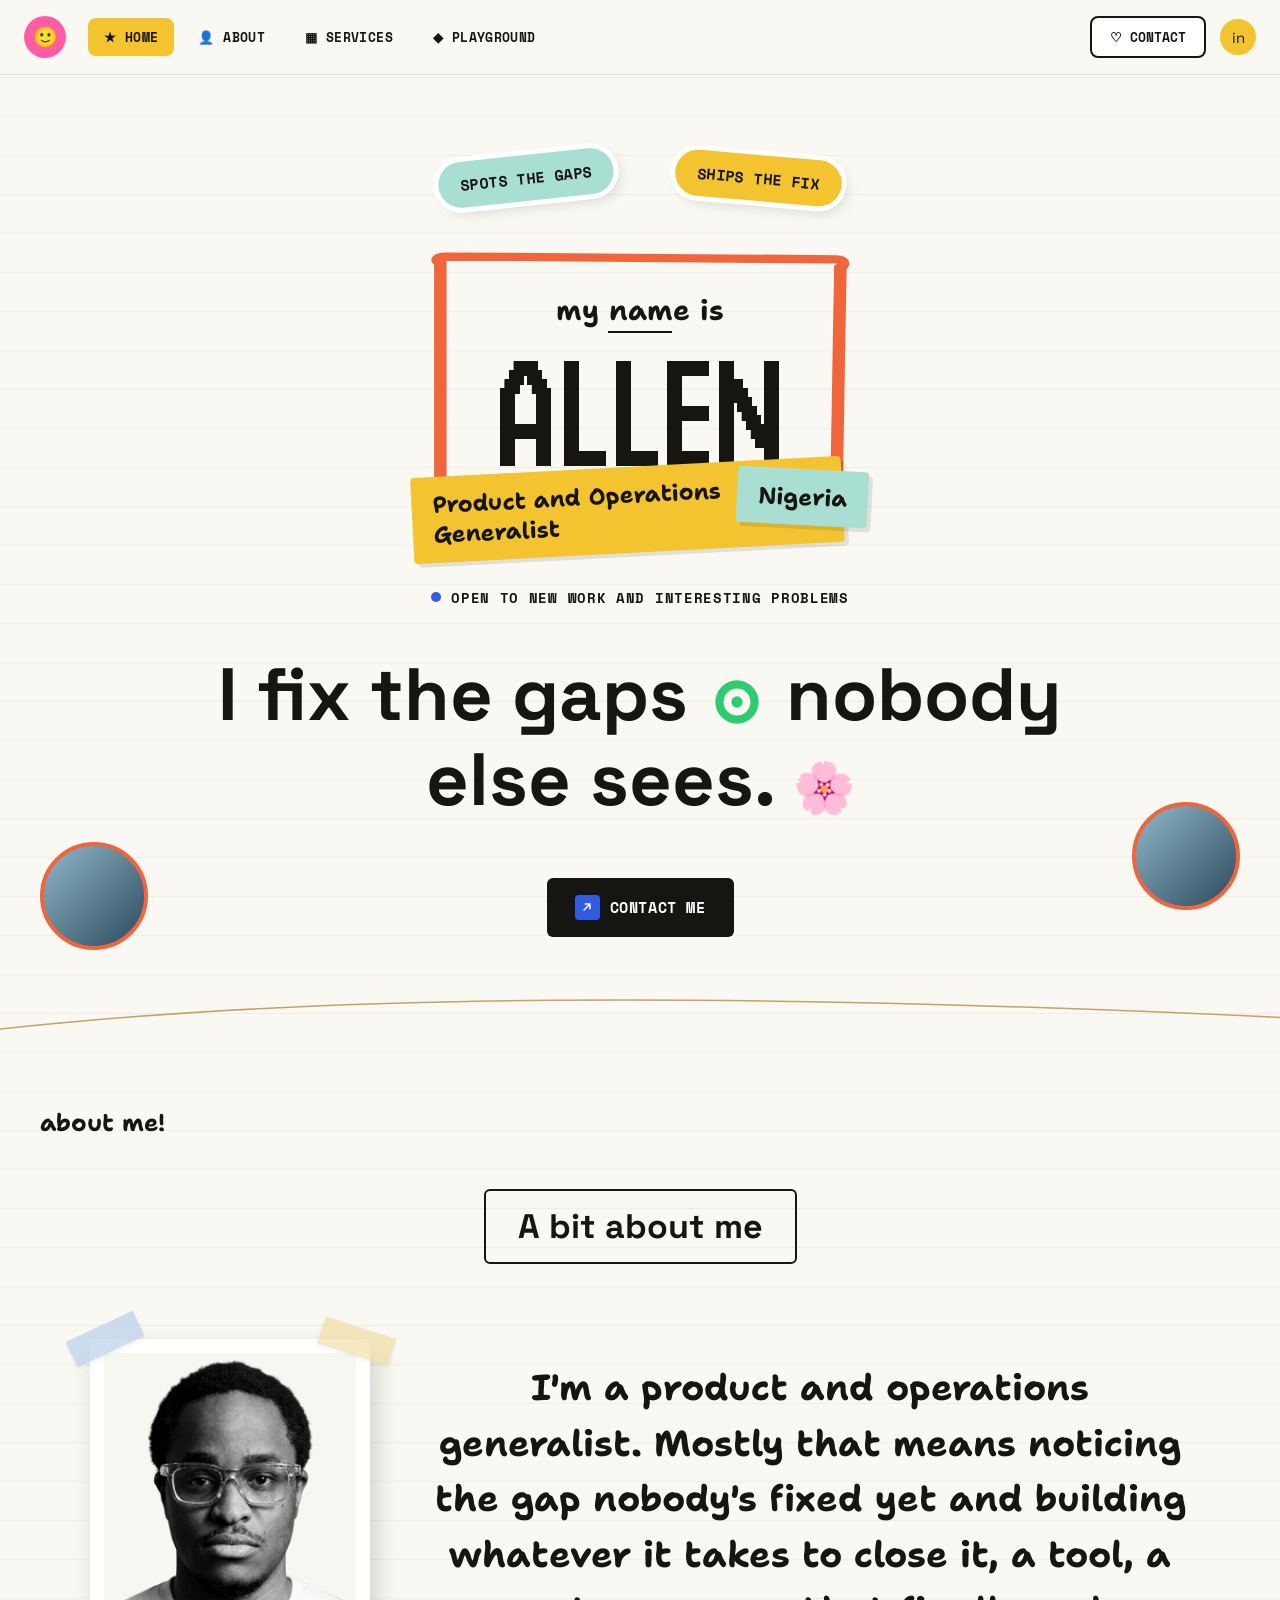
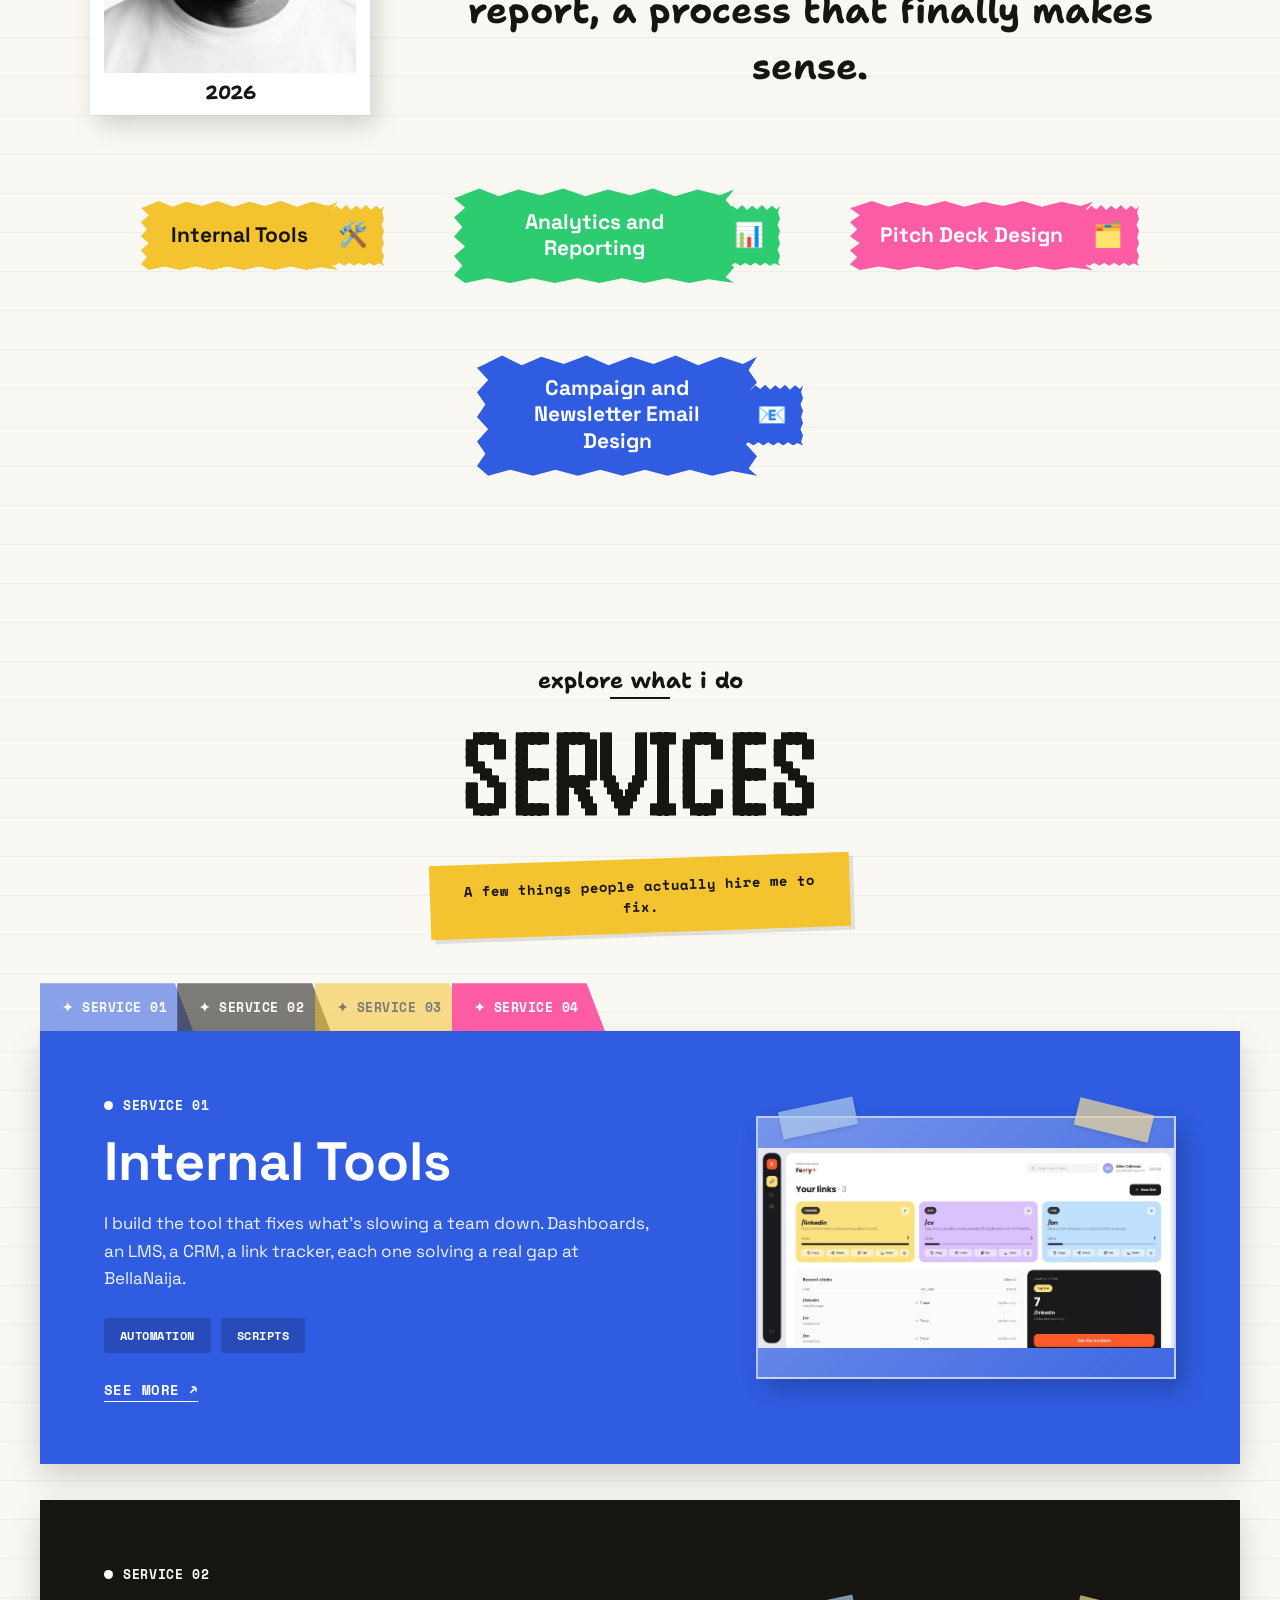
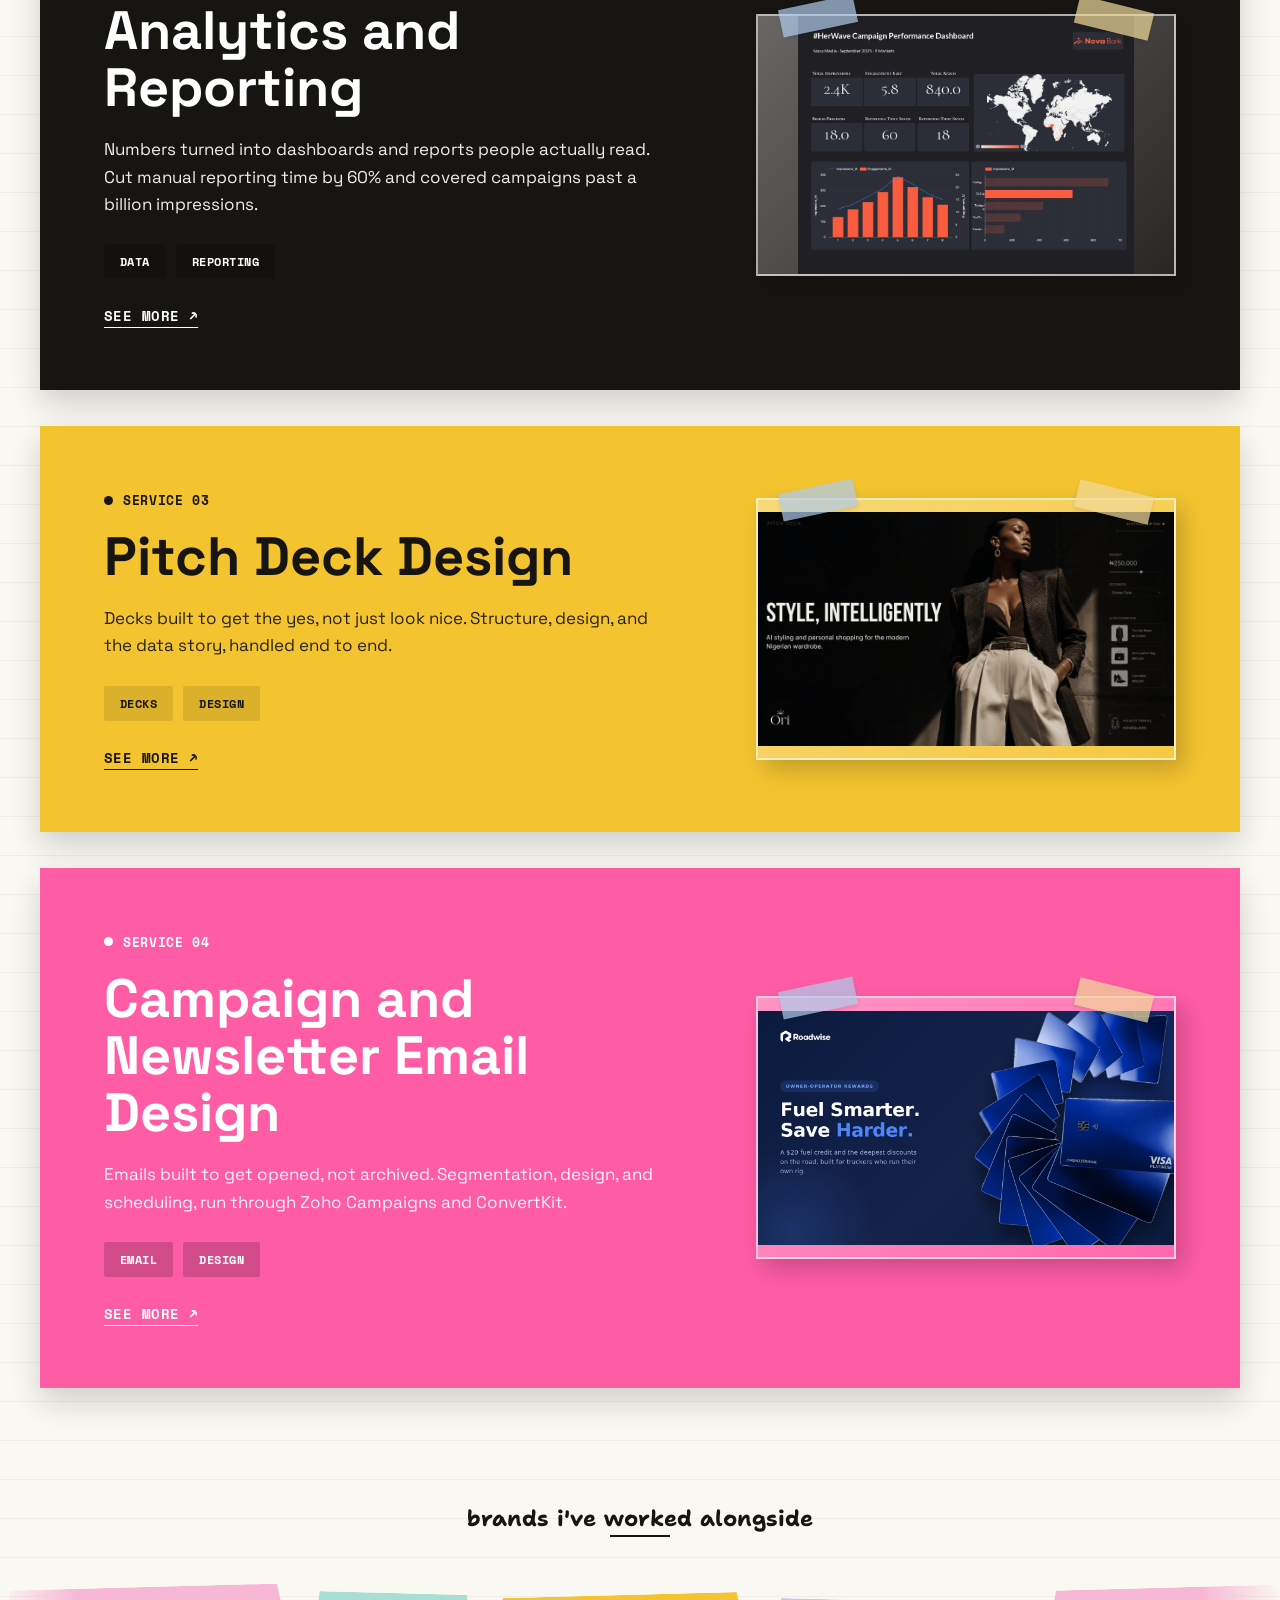
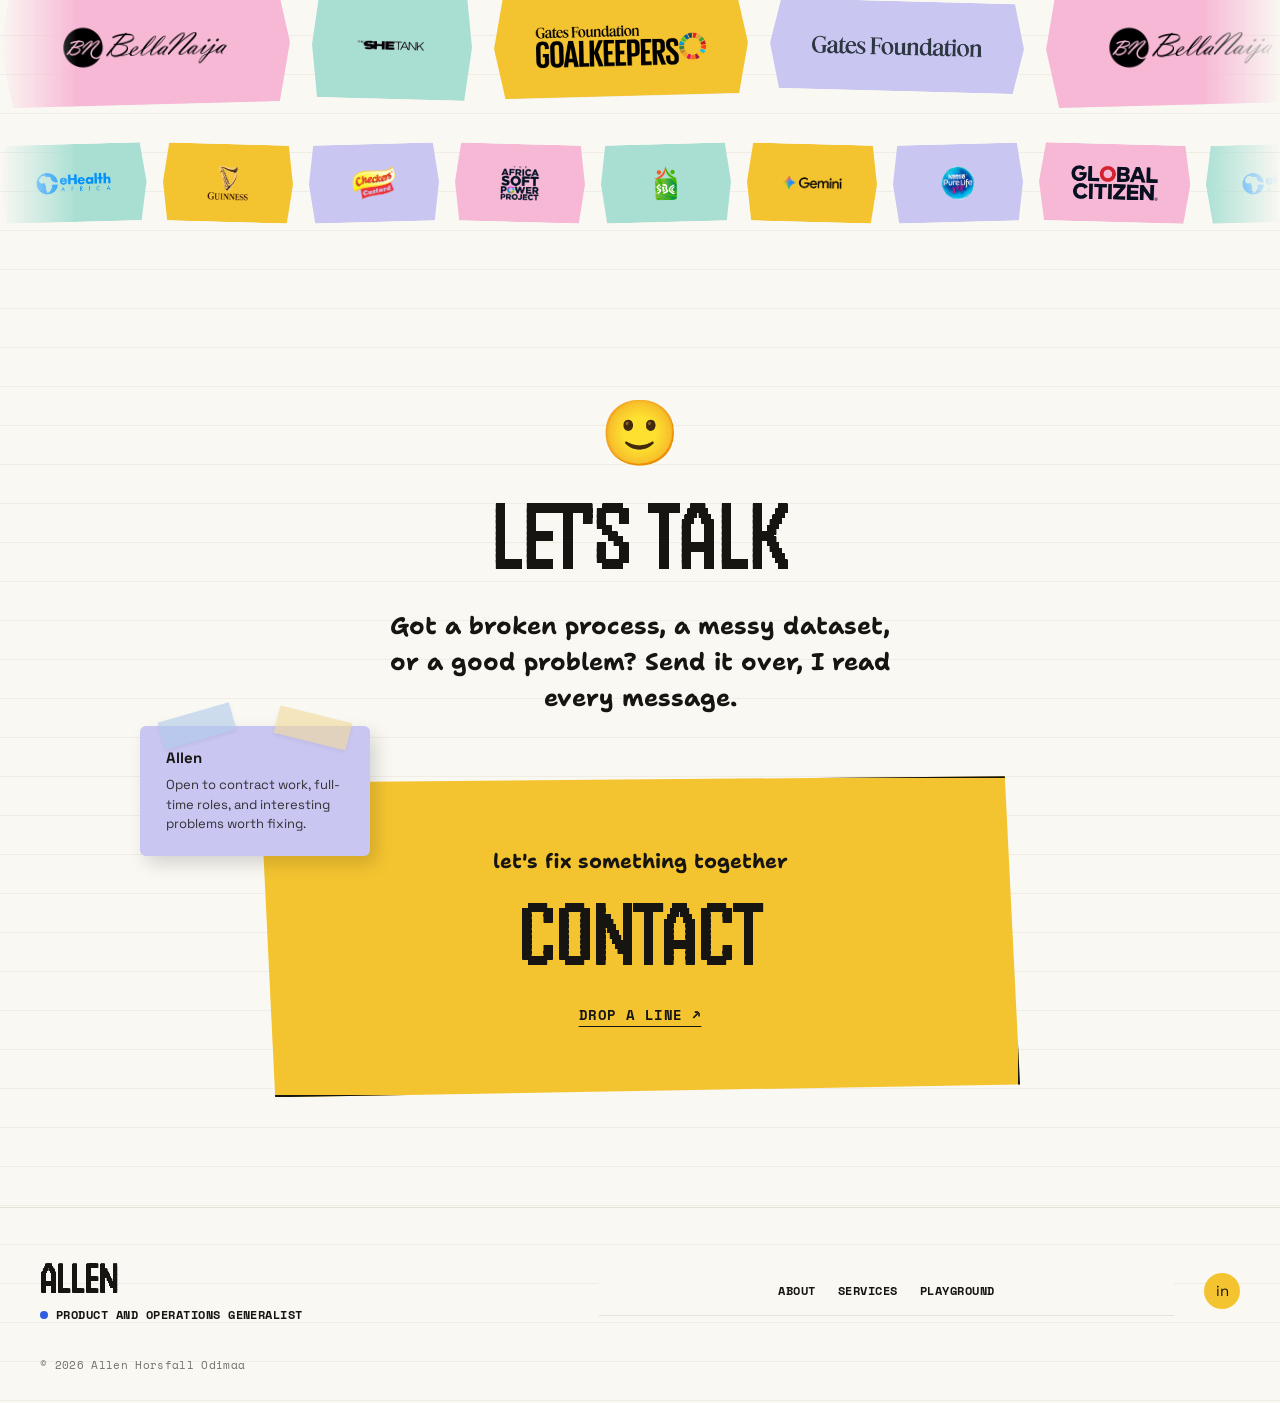
<file: index.html>
<!DOCTYPE html>
<html lang="en">
<head>
<meta charset="UTF-8">
<meta name="viewport" content="width=device-width, initial-scale=1">
<title>Allen — Home</title>
<link rel="preconnect" href="https://fonts.googleapis.com">
<link rel="icon" type="image/png" href="favicon.png">
<link href="https://fonts.googleapis.com/css2?family=Handjet:wght@400..900&family=Shantell+Sans:wght@400;600;700&family=Space+Mono:wght@400;700&family=Space+Grotesk:wght@500;600;700&display=swap" rel="stylesheet">
<link rel="stylesheet" href="styles.css">
</head>
<body>
  <div id="preloader">
    <div class="note">
      <div class="loader-percent" id="loaderPercent">00%</div>
      <div class="loader-bar"><div class="loader-bar-fill" id="loaderFill"></div></div>
      <div class="loader-status" id="loaderStatus">clearing the backlog</div>
    </div>
  </div>
  <nav>
    <div class="logo">🙂</div>
    <div class="nav-collapsible" id="navCollapsible">
      <a class="nav-link active" href="index.html">★ HOME</a>
      <a class="nav-link" href="about.html">👤 ABOUT</a>
      <a class="nav-link" href="services.html">▦ SERVICES</a>
      <a class="nav-link" href="playground.html">◆ PLAYGROUND</a>
      <div class="nav-spacer"></div>
      <a class="contact-btn" href="contact.html">♡ CONTACT</a>
    </div>
    <a class="social li" href="https://www.linkedin.com/in/odimaa-allen-horsfall/" target="_blank" rel="noopener">in</a>
    <button class="hamburger" id="hamburgerBtn" aria-label="Toggle menu">
      <span></span><span></span><span></span>
    </button>
  </nav>

  <div class="hero">
    <div class="tag-row entrance entrance-1">
      <div class="tag made-things">SPOTS THE GAPS</div>
      <div class="tag sweat">SHIPS THE FIX</div>
    </div>

    <div class="robin-wrap entrance entrance-2">
      <div class="robin-stage">
        <svg class="frame" viewBox="0 0 100 100" preserveAspectRatio="none">
          <path d="M2,4 C1,4 1,2 3,2 L97,3 C99,3 99,5 98,6 L97,94 C97,97 96,98 93,98 L5,97 C2,97 2,95 2,93 Z"/>
        </svg>
        <div class="corner corner-tl"></div>
        <div class="corner corner-tr"></div>
        <div class="corner corner-bl"></div>
        <div class="corner corner-br"></div>
        <div class="stage-content">
          <div class="name-label">my name is<span class="ul"></span></div>
          <h1 class="robin">ALLEN</h1>
        </div>
        <div class="reveal-panel">
          <div class="name-label">my name is<span class="ul"></span></div>
          <h1 class="robin">ALLEN</h1>
        </div>
        <div class="sticky designer">Product and Operations Generalist</div>
        <div class="sticky location">Nigeria</div>
      </div>
    </div>

    <div class="status-row entrance entrance-3">
      <span class="dot"></span> OPEN TO NEW WORK AND INTERESTING PROBLEMS
    </div>

    <div class="headline-row entrance entrance-4">
      <div class="photo left"></div>
      <h2 class="headline">
        I fix the gaps
        <span class="icon-inline target">
          <svg viewBox="0 0 24 24">
            <circle cx="12" cy="12" r="10" fill="#2ECC71"/>
            <circle cx="12" cy="12" r="6.2" fill="#FAF8F3"/>
            <circle cx="12" cy="12" r="2.6" fill="#2ECC71"/>
          </svg>
        </span>
        nobody else sees.
        <span class="flower">🌸</span>
      </h2>
      <div class="photo right"></div>
    </div>

    <div class="cta-row entrance entrance-5">
      <a class="cta" href="contact.html"><span class="arrow-box">
        <svg width="14" height="14" viewBox="0 0 24 24" fill="none"><path d="M7 17L17 7M17 7H9M17 7V15" stroke="white" stroke-width="2.6" stroke-linecap="round" stroke-linejoin="round"/></svg>
      </span> CONTACT ME</a>
    </div>
  </div>


  <div class="wave-full">
    <svg viewBox="0 0 1600 120" preserveAspectRatio="none">
      <path d="M0,55 C400,-5 900,-10 1600,35"/>
    </svg>
  </div>

  <div class="about-preview">
    <div class="about-label reveal">about me!</div>

    <div class="whats-up-wrap reveal">
      <div class="whats-up-box">A bit about me</div>
    </div>

    <div class="about-grid reveal-group">
      <div class="polaroid left reveal-item">
        <div class="tape blue tl"></div>
        <div class="tape yellow tr"></div>
        <img class="photo-area" src="images/portrait.png" alt="Portrait">
        <div class="cap">2026</div>
      </div>

      <p class="bio-text reveal-item">
        I'm a product and operations generalist. Mostly that means noticing the gap nobody's fixed yet and building whatever it takes to close it, a tool, a report, a process that finally makes sense.
      </p>
    </div>

    <div class="skills-row reveal-group">
      <div class="skill-pair reveal-item">
        <div class="skill-main gold">Internal Tools</div>
        <div class="skill-badge gold">🛠️</div>
      </div>
      <div class="skill-pair reveal-item">
        <div class="skill-main green">Analytics and Reporting</div>
        <div class="skill-badge green">📊</div>
      </div>
      <div class="skill-pair reveal-item">
        <div class="skill-main pink">Pitch Deck Design</div>
        <div class="skill-badge pink">🗂️</div>
      </div>
      <div class="skill-pair reveal-item">
        <div class="skill-main blue">Campaign and Newsletter Email Design</div>
        <div class="skill-badge blue">📧</div>
      </div>
    </div>
  </div>


  <div class="services-section">
    <div class="services-intro reveal">
      <div class="services-label">explore what i do<span class="ul"></span></div>
      <h2 class="services-heading">SERVICES</h2>
      <div class="services-sub">A few things people actually hire me to fix.</div>
    </div>

    <div class="tab-bar" id="tabBar">
      <div class="tab tab-1 active revealed" data-target="panel-1">✦ SERVICE 01</div>
      <div class="tab tab-2" data-target="panel-2">✦ SERVICE 02</div>
      <div class="tab tab-3" data-target="panel-3">✦ SERVICE 03</div>
      <div class="tab tab-4" data-target="panel-4">✦ SERVICE 04</div>
    </div>

    <div class="services-stack">
    <section class="service-panel panel-1" id="panel-1">
      <div class="panel-inner">
      <div class="panel-copy">
        <div class="panel-eyebrow"><span class="dot"></span> SERVICE 01</div>
        <h3 class="panel-title">Internal Tools</h3>
        <p class="panel-desc">I build the tool that fixes what's slowing a team down. Dashboards, an LMS, a CRM, a link tracker, each one solving a real gap at BellaNaija.</p>
        <div class="panel-tags">
          <span class="panel-tag">AUTOMATION</span>
          <span class="panel-tag">SCRIPTS</span>
        </div>
        <a class="panel-link" href="internal-tools.html">SEE MORE ↗</a>
      </div>
      <div class="panel-visual">
        <div class="panel-tape blue tl"></div>
        <div class="panel-tape yellow tr"></div>
        <div class="panel-photo"><img src="images/tools-page/ferry-main.jpg" alt="Ferry link tool sample"></div>
      </div>
      </div>
    </section>

    <section class="service-panel panel-2" id="panel-2">
      <div class="panel-inner">
      <div class="panel-copy">
        <div class="panel-eyebrow"><span class="dot"></span> SERVICE 02</div>
        <h3 class="panel-title">Analytics and Reporting</h3>
        <p class="panel-desc">Numbers turned into dashboards and reports people actually read. Cut manual reporting time by 60% and covered campaigns past a billion impressions.</p>
        <div class="panel-tags">
          <span class="panel-tag">DATA</span>
          <span class="panel-tag">REPORTING</span>
        </div>
        <a class="panel-link" href="analytics-and-reporting.html">SEE MORE ↗</a>
      </div>
      <div class="panel-visual">
        <div class="panel-tape blue tl"></div>
        <div class="panel-tape yellow tr"></div>
        <div class="panel-photo"><img src="images/analytics/dashboard-mockup.jpg" alt="Analytics dashboard sample"></div>
      </div>
      </div>
    </section>

    <section class="service-panel panel-3" id="panel-3">
      <div class="panel-inner">
      <div class="panel-copy">
        <div class="panel-eyebrow"><span class="dot"></span> SERVICE 03</div>
        <h3 class="panel-title">Pitch Deck Design</h3>
        <p class="panel-desc">Decks built to get the yes, not just look nice. Structure, design, and the data story, handled end to end.</p>
        <div class="panel-tags">
          <span class="panel-tag">DECKS</span>
          <span class="panel-tag">DESIGN</span>
        </div>
        <a class="panel-link" href="pitch-deck-design.html">SEE MORE ↗</a>
      </div>
      <div class="panel-visual">
        <div class="panel-tape blue tl"></div>
        <div class="panel-tape yellow tr"></div>
        <div class="panel-photo"><img src="images/services/pitch-hero.jpg" alt="Pitch deck design sample"></div>
      </div>
      </div>
    </section>

    <section class="service-panel panel-4" id="panel-4">
      <div class="panel-inner">
      <div class="panel-copy">
        <div class="panel-eyebrow"><span class="dot"></span> SERVICE 04</div>
        <h3 class="panel-title">Campaign and Newsletter Email Design</h3>
        <p class="panel-desc">Emails built to get opened, not archived. Segmentation, design, and scheduling, run through Zoho Campaigns and ConvertKit.</p>
        <div class="panel-tags">
          <span class="panel-tag">EMAIL</span>
          <span class="panel-tag">DESIGN</span>
        </div>
        <a class="panel-link" href="email-design.html">SEE MORE ↗</a>
      </div>
      <div class="panel-visual">
        <div class="panel-tape blue tl"></div>
        <div class="panel-tape yellow tr"></div>
        <div class="panel-photo"><img src="images/email/email-thumbnail.jpg" alt="Roadwise email campaign sample"></div>
      </div>
      </div>
    </section>
    </div>
  </div>


  <div class="trusted-by">
    <div class="trusted-label reveal">brands i've worked alongside<span class="ul"></span></div>

    <div class="marquee lead-marquee">
      <div class="marquee-track">
      <div class="logo-tape pink big prominent"><img src="images/logos/bellanaija.png" alt="BellaNaija"></div>
      <div class="logo-tape mint big"><img src="images/logos/she-tank.png" alt="The She Tank"></div>
      <div class="logo-tape gold big"><img src="images/logos/goalkeepers.png" alt="Goalkeepers"></div>
      <div class="logo-tape lav big"><img src="images/logos/gates-foundation.png" alt="Gates Foundation"></div>
      <div class="logo-tape pink big prominent"><img src="images/logos/bellanaija.png" alt="BellaNaija"></div>
      <div class="logo-tape mint big"><img src="images/logos/she-tank.png" alt="The She Tank"></div>
      <div class="logo-tape gold big"><img src="images/logos/goalkeepers.png" alt="Goalkeepers"></div>
      <div class="logo-tape lav big"><img src="images/logos/gates-foundation.png" alt="Gates Foundation"></div>
      </div>
    </div>

    <div class="marquee support-marquee">
      <div class="marquee-track reverse">
      <div class="logo-tape mint"><img src="images/logos/ehealth-africa.png" alt="eHealth Africa"></div>
      <div class="logo-tape gold"><img src="images/logos/guinness.png" alt="Guinness"></div>
      <div class="logo-tape lav"><img src="images/logos/checkers.png" alt="Checkers"></div>
      <div class="logo-tape pink"><img src="images/logos/africa-soft-power.png" alt="Africa Soft Power Project"></div>
      <div class="logo-tape mint"><img src="images/logos/seven-up.png" alt="Seven Up Bottling Company"></div>
      <div class="logo-tape gold"><img src="images/logos/gemini.png" alt="Google Gemini"></div>
      <div class="logo-tape lav"><img src="images/logos/nestle.png" alt="Nestl\u00e9 Pure Life"></div>
      <div class="logo-tape pink"><img src="images/logos/global-citizen.png" alt="Global Citizen"></div>
      <div class="logo-tape mint"><img src="images/logos/ehealth-africa.png" alt="eHealth Africa"></div>
      <div class="logo-tape gold"><img src="images/logos/guinness.png" alt="Guinness"></div>
      <div class="logo-tape lav"><img src="images/logos/checkers.png" alt="Checkers"></div>
      <div class="logo-tape pink"><img src="images/logos/africa-soft-power.png" alt="Africa Soft Power Project"></div>
      <div class="logo-tape mint"><img src="images/logos/seven-up.png" alt="Seven Up Bottling Company"></div>
      <div class="logo-tape gold"><img src="images/logos/gemini.png" alt="Google Gemini"></div>
      <div class="logo-tape lav"><img src="images/logos/nestle.png" alt="Nestl\u00e9 Pure Life"></div>
      <div class="logo-tape pink"><img src="images/logos/global-citizen.png" alt="Global Citizen"></div>
      </div>
    </div>
  </div>


  <div class="cta-talk">
    <div class="cta-smiley reveal">🙂</div>
    <h2 class="cta-heading reveal">LET'S TALK</h2>
    <p class="cta-sub reveal">Got a broken process, a messy dataset, or a good problem? Send it over, I read every message.</p>

    <div class="cta-stage reveal-group">
      <div class="cta-note reveal-item">
        <div class="tape blue tl"></div>
        <div class="tape yellow tr"></div>
        <div class="cta-note-name">Allen</div>
        <p class="cta-note-text">Open to contract work, full-time roles, and interesting problems worth fixing.</p>
      </div>

      <div class="cta-panel reveal-item">
        <p class="cta-panel-sub">let's fix something together</p>
        <h3 class="cta-panel-title">CONTACT</h3>
        <a class="cta-panel-link" href="contact.html">DROP A LINE ↗</a>
      </div>
    </div>
  </div>

  <footer class="site-footer">
    <div class="footer-top">
      <div class="footer-brand">
        <div class="footer-name">ALLEN</div>
        <div class="footer-role"><span class="dot"></span> PRODUCT AND OPERATIONS GENERALIST</div>
      </div>
      <nav class="footer-nav">
        <a href="about.html">ABOUT</a>
        <a href="services.html">SERVICES</a>
        <a href="playground.html">PLAYGROUND</a>
      </nav>
      <a class="social li" href="https://www.linkedin.com/in/odimaa-allen-horsfall/" target="_blank" rel="noopener">in</a>
    </div>
    <div class="footer-bottom">
      <span>© 2026 Allen Horsfall Odimaa</span>
    </div>
  </footer>

  <script src="script.js"></script>
  <script>
    const statusEl = document.getElementById('loaderStatus');
    const percentEl = document.getElementById('loaderPercent');
    const fillEl = document.getElementById('loaderFill');
    const lines = [
      'clearing the backlog',
      'double-checking the numbers',
      'closing a few gaps',
      'tidying the dashboard',
      'nearly there'
    ];
    let lineIndex = 0;
    const lineTimer = setInterval(() => {
      lineIndex = (lineIndex + 1) % lines.length;
      statusEl.textContent = lines[lineIndex];
    }, 480);

    let pct = 0;
    function tick(){
      pct += Math.random() * 14 + 5;
      if (pct >= 100) pct = 100;
      percentEl.textContent = Math.floor(pct) + '%';
      fillEl.style.width = pct + '%';
      if (pct < 100){
        setTimeout(tick, 120 + Math.random() * 90);
      } else {
        clearInterval(lineTimer);
        statusEl.textContent = 'ready';
        document.body.classList.add('page-ready');
        setTimeout(() => { document.getElementById('preloader').classList.add('hide'); }, 400);
      }
    }
    setTimeout(tick, 250);
  </script>
</body>
</html>
</file>
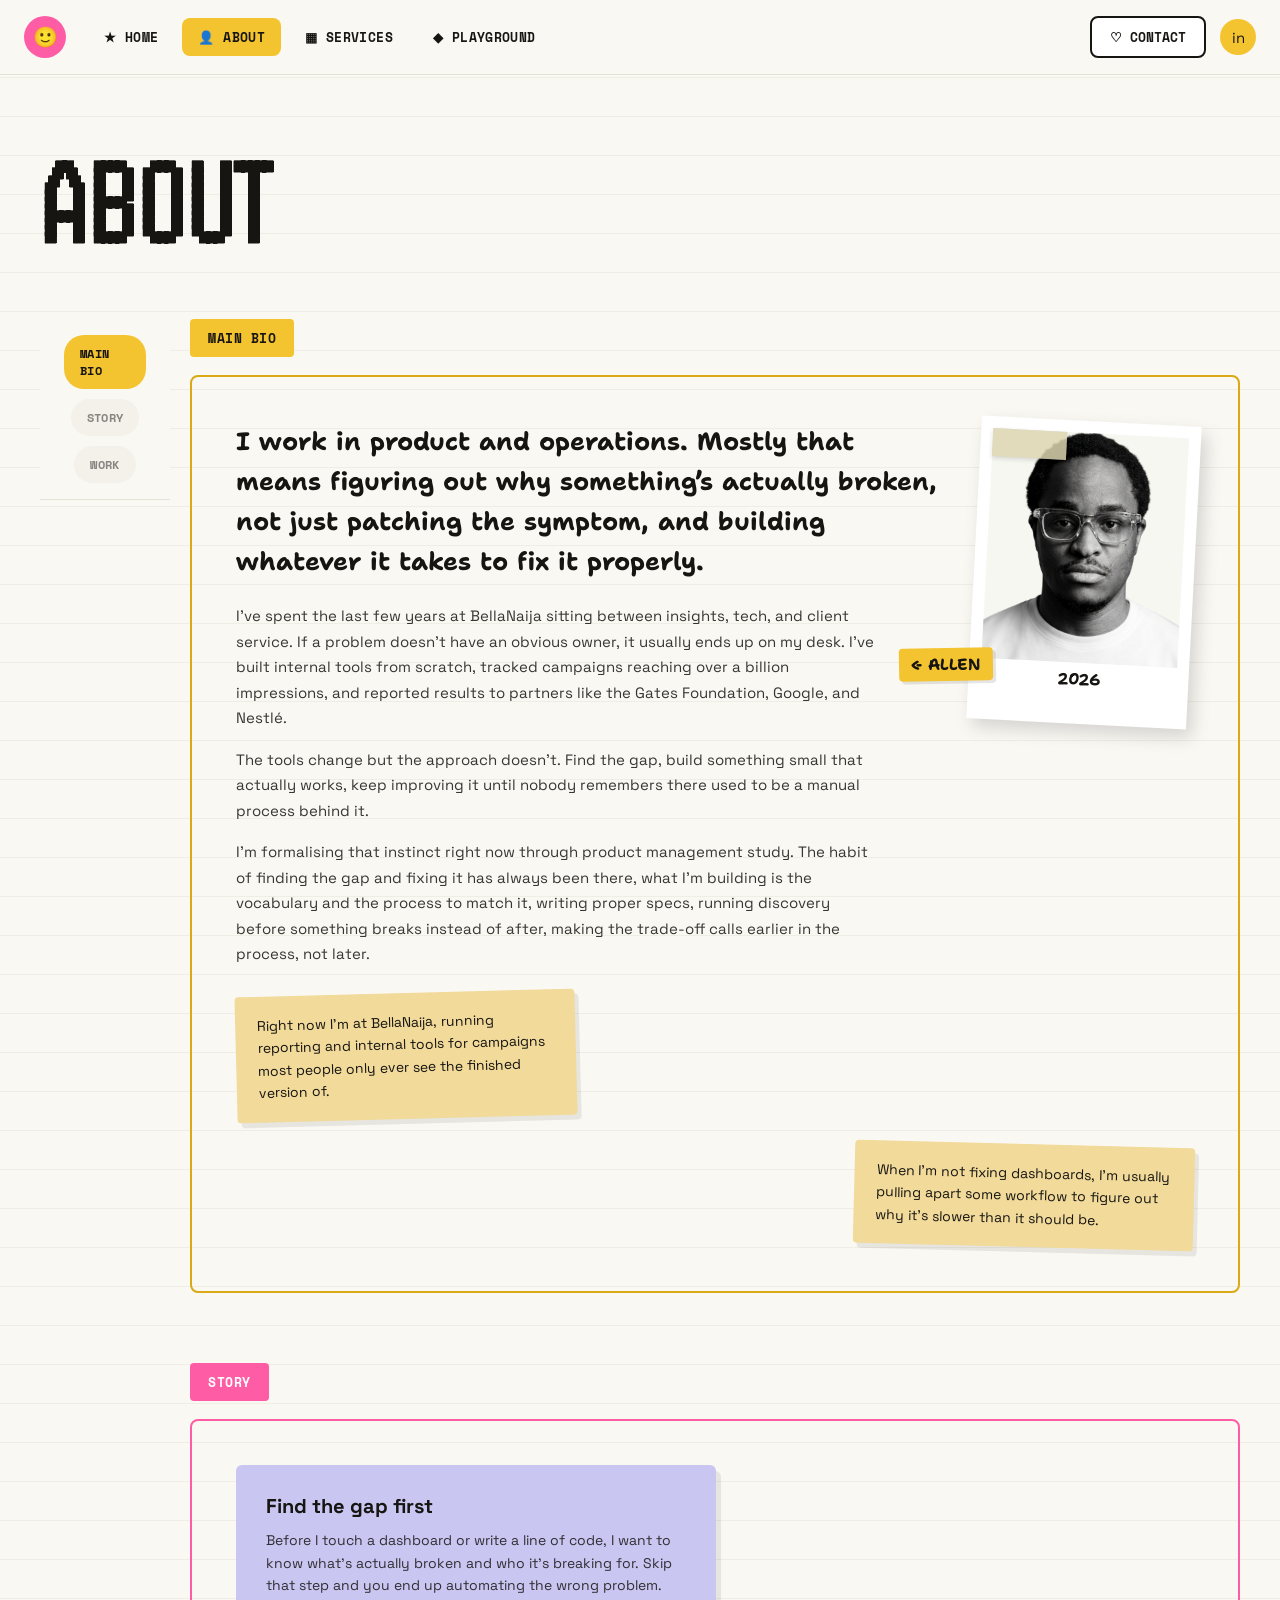
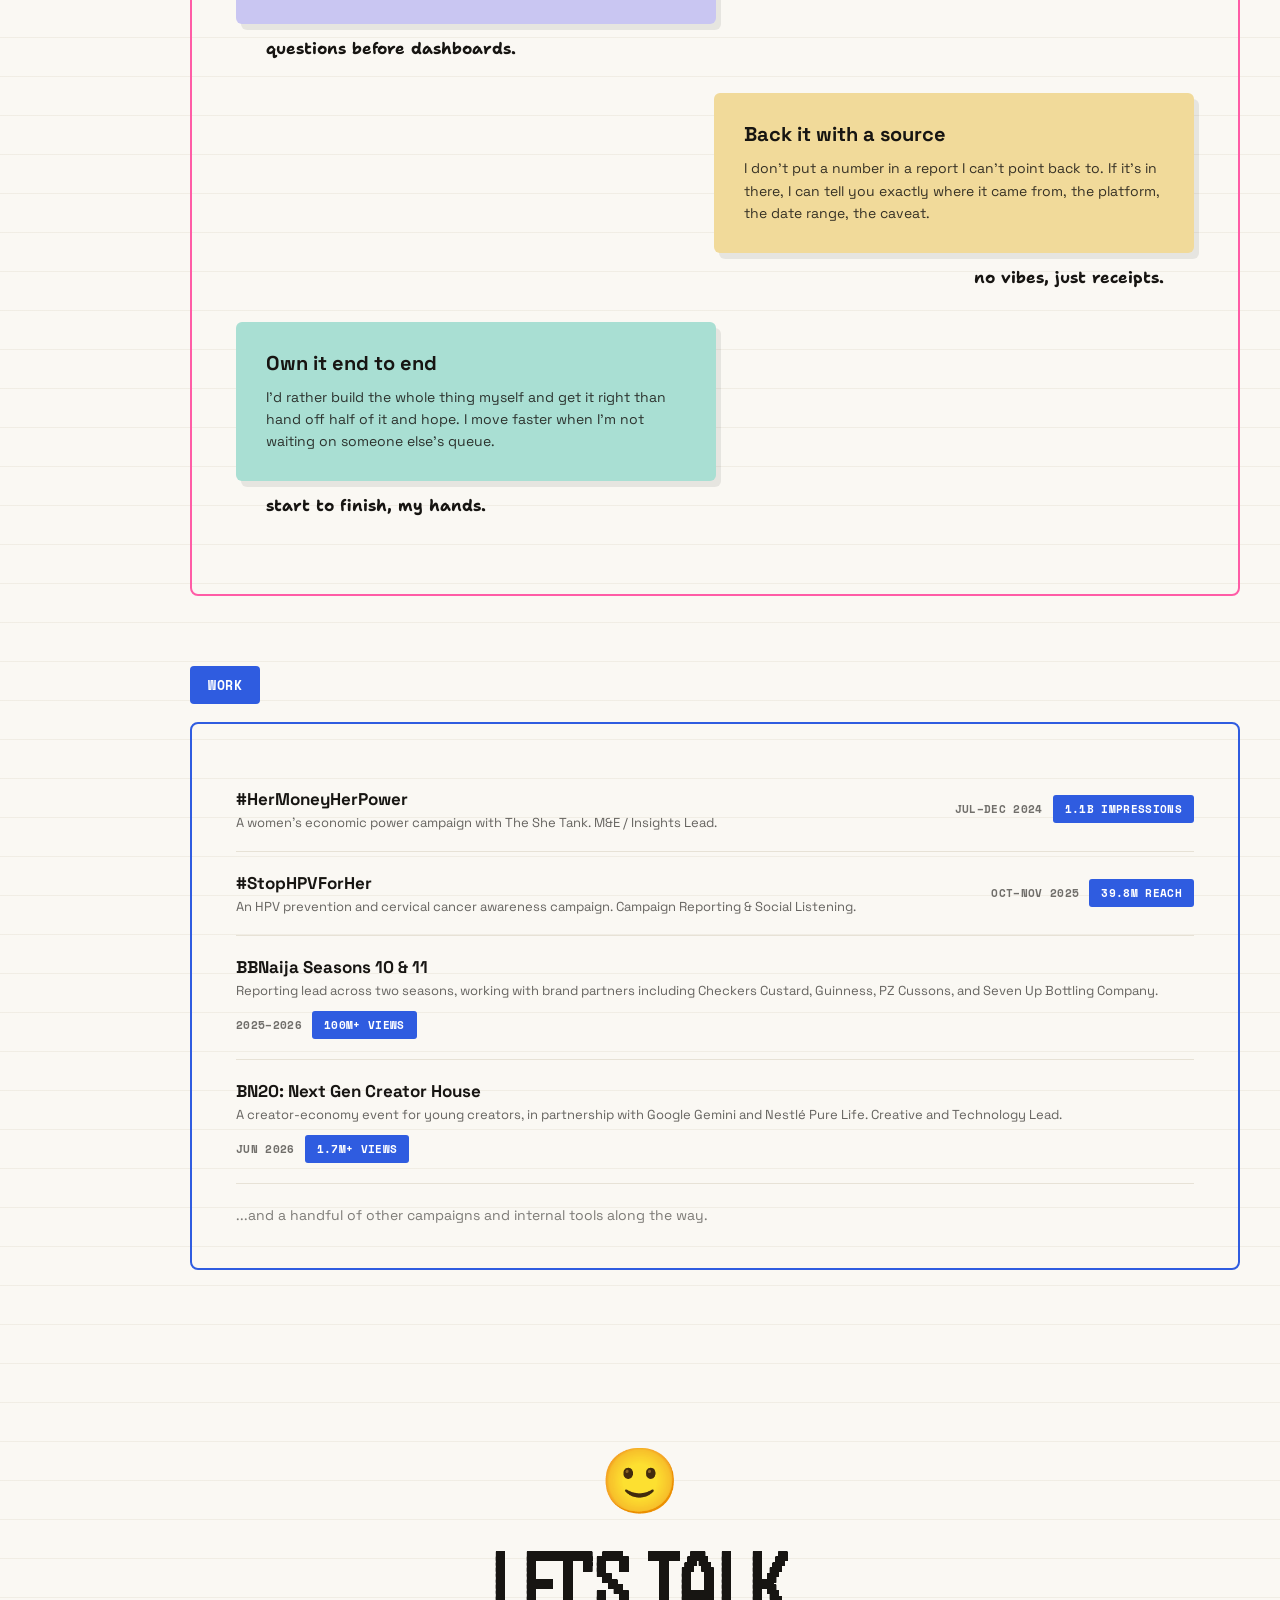
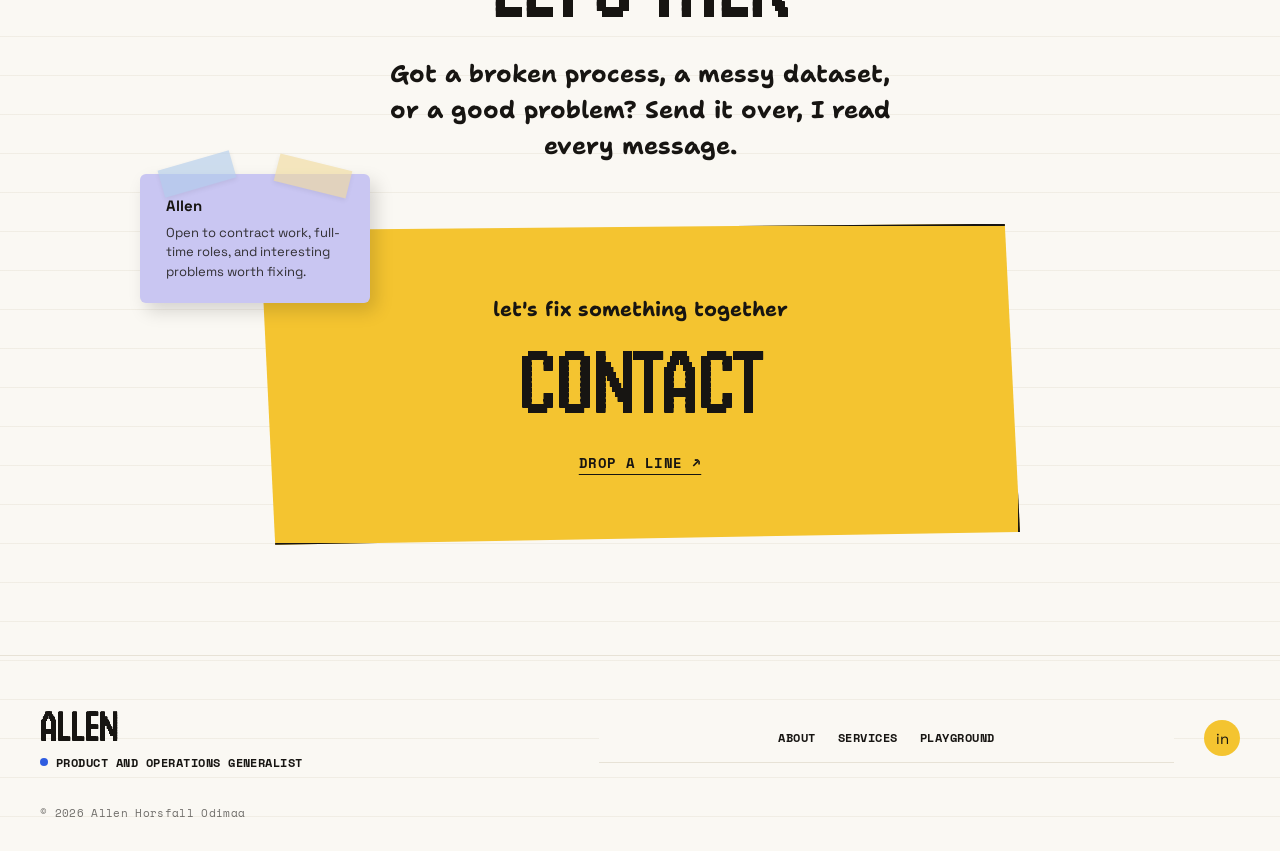
<file: about.html>
<!DOCTYPE html>
<html lang="en">
<head>
<meta charset="UTF-8">
<meta name="viewport" content="width=device-width, initial-scale=1">
<title>Allen — About</title>
<link rel="icon" type="image/png" href="favicon.png">

<link rel="preconnect" href="https://fonts.googleapis.com">
<link href="https://fonts.googleapis.com/css2?family=Handjet:wght@400..900&family=Shantell+Sans:wght@400;600;700&family=Space+Mono:wght@400;700&family=Space+Grotesk:wght@500;600;700&display=swap" rel="stylesheet">
<link rel="stylesheet" href="styles.css">
</head>
<body>
  <nav>
    <div class="logo">🙂</div>
    <div class="nav-collapsible" id="navCollapsible">
      <a class="nav-link" href="index.html">★ HOME</a>
      <a class="nav-link active" href="about.html">👤 ABOUT</a>
      <a class="nav-link" href="services.html">▦ SERVICES</a>
      <a class="nav-link" href="playground.html">◆ PLAYGROUND</a>
      <div class="nav-spacer"></div>
      <a class="contact-btn" href="contact.html">♡ CONTACT</a>
    </div>
    <a class="social li" href="https://www.linkedin.com/in/odimaa-allen-horsfall/" target="_blank" rel="noopener">in</a>
    <button class="hamburger" id="hamburgerBtn" aria-label="Toggle menu">
      <span></span><span></span><span></span>
    </button>
  </nav>


  <div class="about-page">
    <h1 class="page-title">ABOUT</h1>

    <nav class="side-nav" id="sideNav">
      <a href="#main-bio" class="side-link gold active">MAIN BIO</a>
      <a href="#story" class="side-link pink">STORY</a>
      <a href="#work" class="side-link blue">WORK</a>
    </nav>

    <section id="main-bio" class="about-section reveal">
      <div class="section-tag gold">MAIN BIO</div>

      <div class="framed-box gold-frame">
        <div class="framed-photo">
          <div class="tape blue tl"></div>
          <div class="tape yellow tr"></div>
          <img class="photo-area" src="images/portrait.png" alt="Portrait">
          <div class="cap">2026</div>
          <div class="photo-tag">← ALLEN</div>
        </div>

        <p class="bio-lead">
          I work in product and operations. Mostly that means figuring out why something’s actually broken, not just patching the symptom, and building whatever it takes to fix it properly.
        </p>

        <p class="bio-body">
          I’ve spent the last few years at BellaNaija sitting between insights, tech, and client service. If a problem doesn’t have an obvious owner, it usually ends up on my desk. I’ve built internal tools from scratch, tracked campaigns reaching over a billion impressions, and reported results to partners like the Gates Foundation, Google, and Nestlé.
        </p>

        <p class="bio-body">
          The tools change but the approach doesn’t. Find the gap, build something small that actually works, keep improving it until nobody remembers there used to be a manual process behind it.
        </p>

        <p class="bio-body">
          I’m formalising that instinct right now through product management study. The habit of finding the gap and fixing it has always been there, what I’m building is the vocabulary and the process to match it, writing proper specs, running discovery before something breaks instead of after, making the trade-off calls earlier in the process, not later.
        </p>

        <div class="aside-note note-1">
          Right now I’m at BellaNaija, running reporting and internal tools for campaigns most people only ever see the finished version of.
        </div>

        <div class="aside-note note-2">
          When I’m not fixing dashboards, I’m usually pulling apart some workflow to figure out why it’s slower than it should be.
        </div>
      </div>
    </section>

    <section id="story" class="about-section reveal">
      <div class="section-tag pink">STORY</div>

      <div class="framed-box pink-frame">
        <div class="story-card lav reveal-item">
          <h3>Find the gap first</h3>
          <p>Before I touch a dashboard or write a line of code, I want to know what’s actually broken and who it’s breaking for. Skip that step and you end up automating the wrong problem.</p>
        </div>
        <div class="story-note">questions before dashboards.</div>

        <div class="story-card gold reveal-item">
          <h3>Back it with a source</h3>
          <p>I don’t put a number in a report I can’t point back to. If it’s in there, I can tell you exactly where it came from, the platform, the date range, the caveat.</p>
        </div>
        <div class="story-note right">no vibes, just receipts.</div>

        <div class="story-card mint reveal-item">
          <h3>Own it end to end</h3>
          <p>I’d rather build the whole thing myself and get it right than hand off half of it and hope. I move faster when I’m not waiting on someone else’s queue.</p>
        </div>
        <div class="story-note">start to finish, my hands.</div>
      </div>
    </section>

    <section id="work" class="about-section reveal">
      <div class="section-tag blue">WORK</div>

      <div class="framed-box blue-frame">
        <div class="work-row">
          <div class="work-main">
            <strong>#HerMoneyHerPower</strong>
            <span class="work-sub">A women’s economic power campaign with The She Tank. M&amp;E / Insights Lead.</span>
          </div>
          <div class="work-meta">
            <span class="work-date">JUL–DEC 2024</span>
            <span class="work-badge">1.1B IMPRESSIONS</span>
          </div>
        </div>
        <div class="work-row">
          <div class="work-main">
            <strong>#StopHPVForHer</strong>
            <span class="work-sub">An HPV prevention and cervical cancer awareness campaign. Campaign Reporting &amp; Social Listening.</span>
          </div>
          <div class="work-meta">
            <span class="work-date">OCT–NOV 2025</span>
            <span class="work-badge">39.8M REACH</span>
          </div>
        </div>
        <div class="work-row">
          <div class="work-main">
            <strong>BBNaija Seasons 10 &amp; 11</strong>
            <span class="work-sub">Reporting lead across two seasons, working with brand partners including Checkers Custard, Guinness, PZ Cussons, and Seven Up Bottling Company.</span>
          </div>
          <div class="work-meta">
            <span class="work-date">2025–2026</span>
            <span class="work-badge">100M+ VIEWS</span>
          </div>
        </div>
        <div class="work-row">
          <div class="work-main">
            <strong>BN20: Next Gen Creator House</strong>
            <span class="work-sub">A creator-economy event for young creators, in partnership with Google Gemini and Nestlé Pure Life. Creative and Technology Lead.</span>
          </div>
          <div class="work-meta">
            <span class="work-date">JUN 2026</span>
            <span class="work-badge">1.7M+ VIEWS</span>
          </div>
        </div>
        <p class="work-more">...and a handful of other campaigns and internal tools along the way.</p>
      </div>
    </section>
  </div>


  <div class="cta-talk">
    <div class="cta-smiley reveal">🙂</div>
    <h2 class="cta-heading reveal">LET'S TALK</h2>
    <p class="cta-sub reveal">Got a broken process, a messy dataset, or a good problem? Send it over, I read every message.</p>

    <div class="cta-stage reveal-group">
      <div class="cta-note reveal-item">
        <div class="tape blue tl"></div>
        <div class="tape yellow tr"></div>
        <div class="cta-note-name">Allen</div>
        <p class="cta-note-text">Open to contract work, full-time roles, and interesting problems worth fixing.</p>
      </div>

      <div class="cta-panel reveal-item">
        <p class="cta-panel-sub">let's fix something together</p>
        <h3 class="cta-panel-title">CONTACT</h3>
        <a class="cta-panel-link" href="contact.html">DROP A LINE ↗</a>
      </div>
    </div>
  </div>

  <footer class="site-footer">
    <div class="footer-top">
      <div class="footer-brand">
        <div class="footer-name">ALLEN</div>
        <div class="footer-role"><span class="dot"></span> PRODUCT AND OPERATIONS GENERALIST</div>
      </div>
      <nav class="footer-nav">
        <a href="about.html">ABOUT</a>
        <a href="services.html">SERVICES</a>
        <a href="playground.html">PLAYGROUND</a>
      </nav>
      <a class="social li" href="https://www.linkedin.com/in/odimaa-allen-horsfall/" target="_blank" rel="noopener">in</a>
    </div>
    <div class="footer-bottom">
      <span>© 2026 Allen Horsfall Odimaa</span>
    </div>
  </footer>

  <script src="script.js"></script>
</body>
</html>
</file>
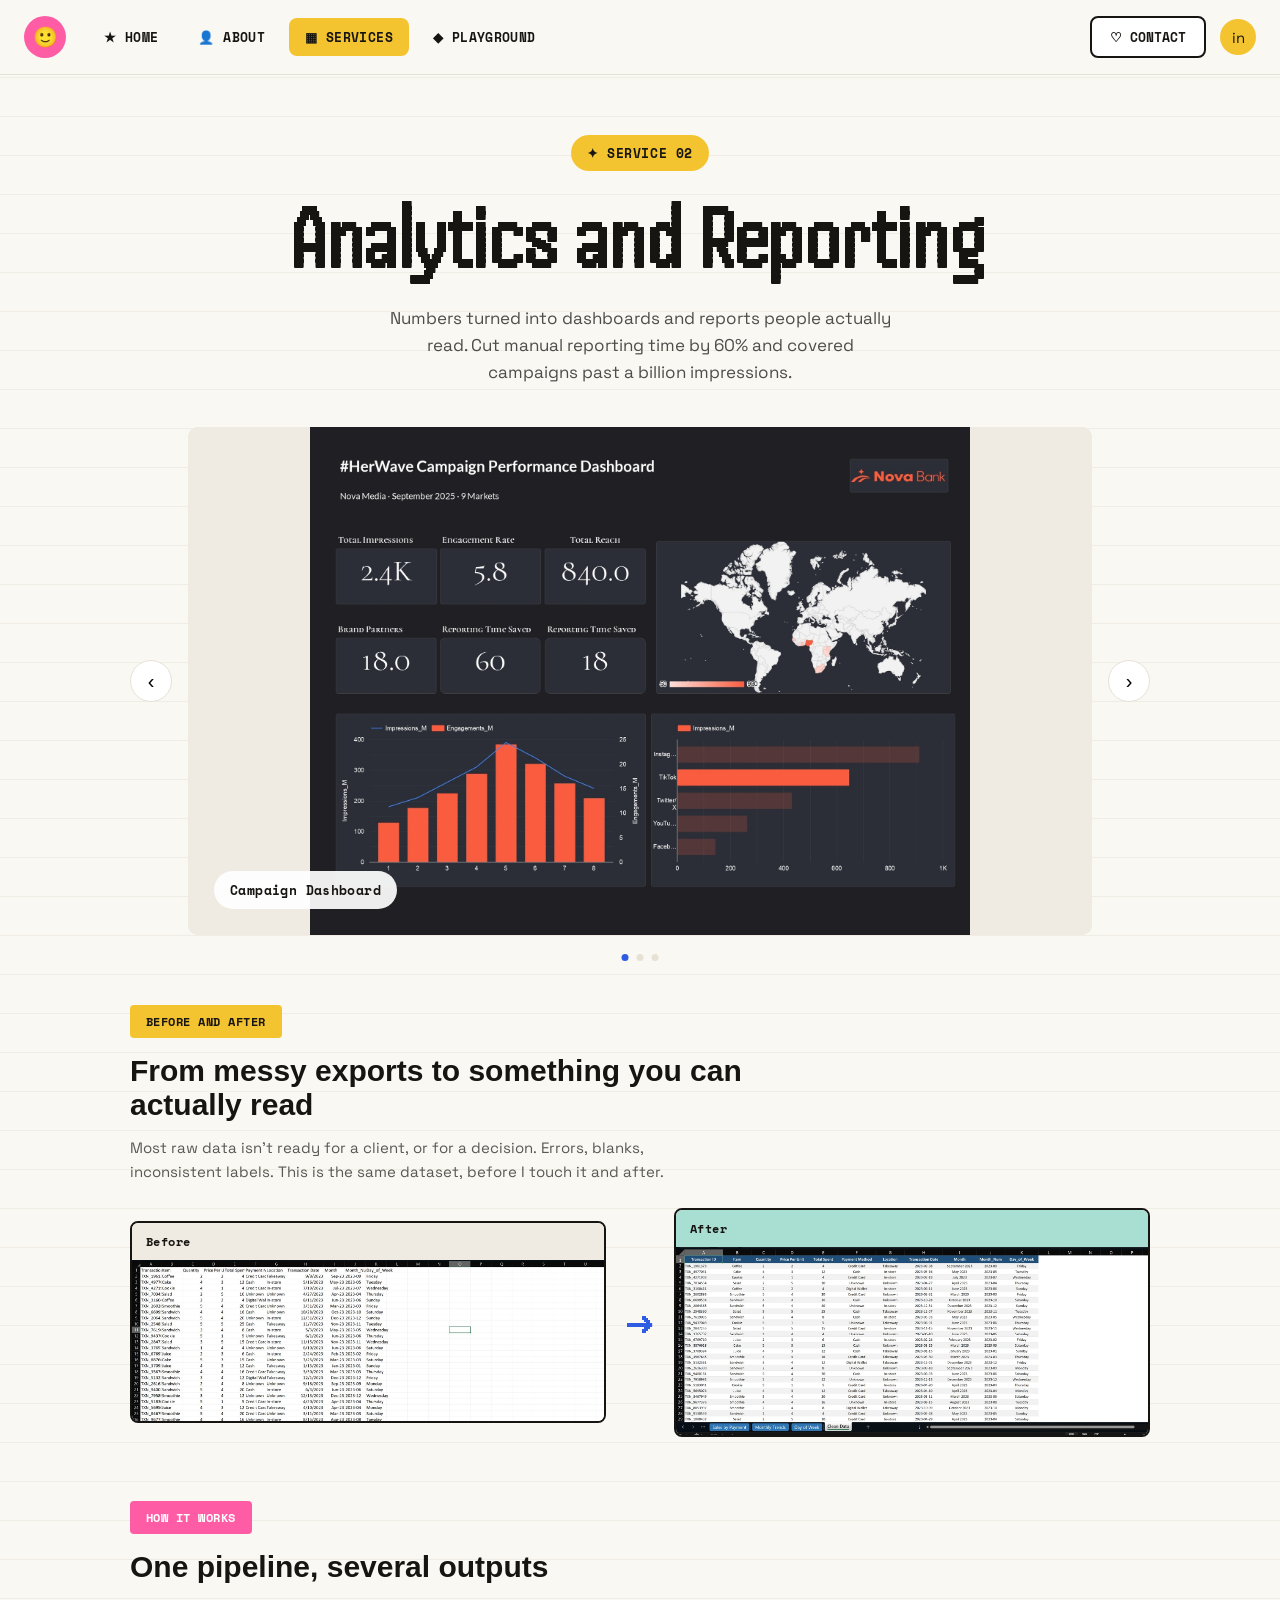
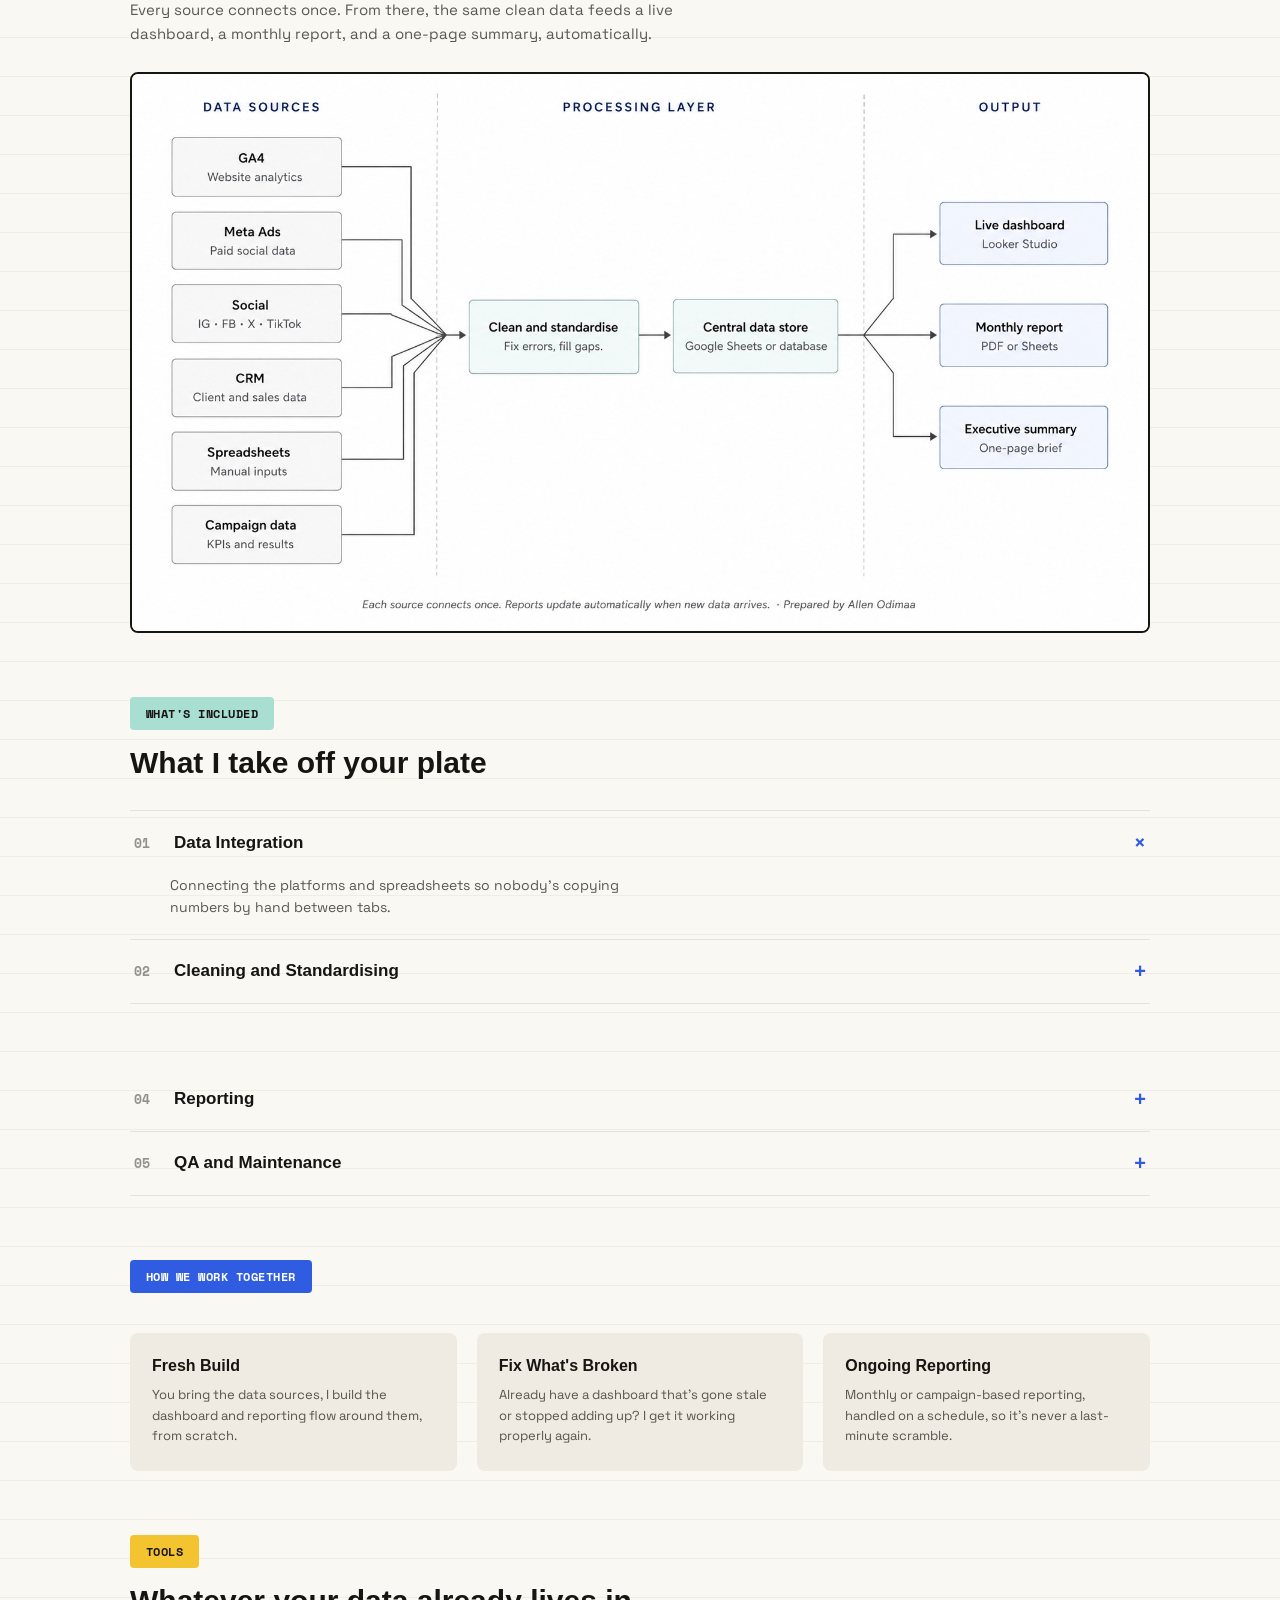
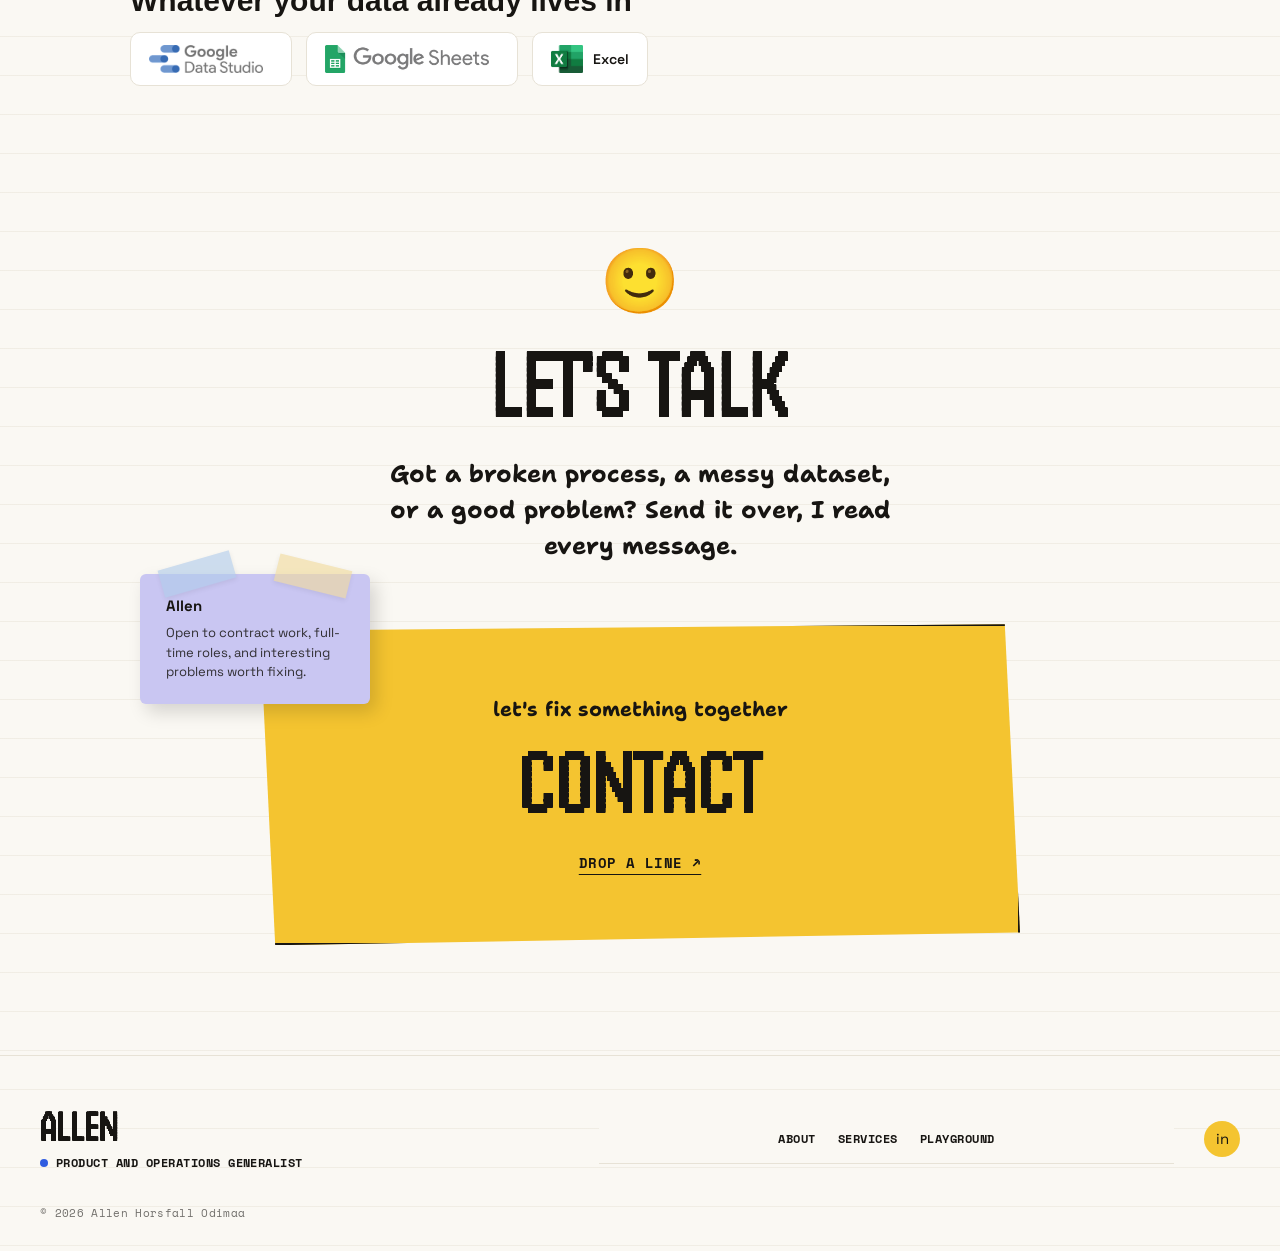
<file: analytics-and-reporting.html>
<!DOCTYPE html>
<html lang="en">
<head>
<meta charset="UTF-8">
<meta name="viewport" content="width=device-width, initial-scale=1">
<title>Allen — Analytics and Reporting</title>
<link rel="icon" type="image/png" href="favicon.png">

<link rel="preconnect" href="https://fonts.googleapis.com">
<link href="https://fonts.googleapis.com/css2?family=Handjet:wght@400..900&family=Shantell+Sans:wght@400;600;700&family=Space+Mono:wght@400;700&family=Space+Grotesk:wght@500;600;700&display=swap" rel="stylesheet">
<link rel="stylesheet" href="styles.css">
</head>
<body>
  <nav>
    <div class="logo">🙂</div>
    <div class="nav-collapsible" id="navCollapsible">
      <a class="nav-link" href="index.html">★ HOME</a>
      <a class="nav-link" href="about.html">👤 ABOUT</a>
      <a class="nav-link active" href="services.html">▦ SERVICES</a>
      <a class="nav-link" href="playground.html">◆ PLAYGROUND</a>
      <div class="nav-spacer"></div>
      <a class="contact-btn" href="contact.html">♡ CONTACT</a>
    </div>
    <a class="social li" href="https://www.linkedin.com/in/odimaa-allen-horsfall/" target="_blank" rel="noopener">in</a>
    <button class="hamburger" id="hamburgerBtn" aria-label="Toggle menu">
      <span></span><span></span><span></span>
    </button>
  </nav>


  <div class="pd-page">

    <div class="pd-hero reveal">
      <div class="pd-eyebrow">✦ SERVICE 02</div>
      <h1 class="pd-title">Analytics and Reporting</h1>
      <p class="pd-lead">Numbers turned into dashboards and reports people actually read. Cut manual reporting time by 60% and covered campaigns past a billion impressions.</p>
    </div>

    <div class="pd-carousel reveal" id="analyticsCarousel">
      <button class="svc-car-arrow prev" type="button" aria-label="Previous sample">‹</button>
      <div class="svc-car-track">
        <div class="svc-car-slide active"><img src="images/analytics/dashboard-mockup.jpg" alt="Campaign dashboard sample"><span class="svc-car-label">Campaign Dashboard</span></div>
        <div class="svc-car-slide"><img src="images/analytics/report-trends.jpg" alt="Monthly trends report sample"><span class="svc-car-label">Monthly Trends Report</span></div>
        <div class="svc-car-slide"><img src="images/analytics/report-overview.jpg" alt="Sales analysis report sample"><span class="svc-car-label">Sales Analysis Report</span></div>
      </div>
      <button class="svc-car-arrow next" type="button" aria-label="Next sample">›</button>
      <div class="svc-car-dots">
        <span class="svc-car-dot active"></span>
        <span class="svc-car-dot"></span>
        <span class="svc-car-dot"></span>
      </div>
    </div>

    <section class="pd-block reveal">
      <div class="pd-tag gold">BEFORE AND AFTER</div>
      <h2 class="pd-block-title">From messy exports to something you can actually read</h2>
      <p class="pd-block-copy">Most raw data isn't ready for a client, or for a decision. Errors, blanks, inconsistent labels. This is the same dataset, before I touch it and after.</p>
      <div class="pd-ba-grid reveal-group">
        <div class="pd-ba-card reveal-item">
          <div class="pd-ba-label">Before</div>
          <img src="images/analytics/data-before.jpg" alt="Raw unclean data export">
        </div>
        <div class="pd-ba-arrow">→</div>
        <div class="pd-ba-card reveal-item">
          <div class="pd-ba-label accent">After</div>
          <img src="images/analytics/data-after.jpg" alt="Cleaned and standardised data">
        </div>
      </div>
    </section>

    <section class="pd-block reveal">
      <div class="pd-tag pink">HOW IT WORKS</div>
      <h2 class="pd-block-title">One pipeline, several outputs</h2>
      <p class="pd-block-copy">Every source connects once. From there, the same clean data feeds a live dashboard, a monthly report, and a one-page summary, automatically.</p>
      <div class="pd-pipeline reveal">
        <img src="images/analytics/pipeline-diagram.jpg" alt="Data pipeline diagram: sources to processing to output">
      </div>
    </section>

    <section class="pd-block reveal">
      <div class="pd-tag mint">WHAT'S INCLUDED</div>
      <h2 class="pd-block-title">What I take off your plate</h2>
      <div class="pd-accordion reveal-group" id="analyticsAccordion">
        <div class="pd-acc-item reveal-item open">
          <button class="pd-acc-head" type="button">
            <span class="pd-acc-num">01</span>
            <span class="pd-acc-title">Data Integration</span>
            <span class="pd-acc-plus">+</span>
          </button>
          <div class="pd-acc-panel">
            <p>Connecting the platforms and spreadsheets so nobody's copying numbers by hand between tabs.</p>
          </div>
        </div>
        <div class="pd-acc-item reveal-item">
          <button class="pd-acc-head" type="button">
            <span class="pd-acc-num">02</span>
            <span class="pd-acc-title">Cleaning and Standardising</span>
            <span class="pd-acc-plus">+</span>
          </button>
          <div class="pd-acc-panel">
            <p>Fixing errors, filling gaps, making sure the same metric means the same thing everywhere it shows up.</p>
          </div>
        </div>
        <div class="pd-acc-item reveal-item">
          <button class="pd-acc-head" type="button">
            <span class="pd-acc-num">03</span>
            <span class="pd-acc-title">Dashboard Builds</span>
            <span class="pd-acc-plus">+</span>
          </button>
          <div class="pd-acc-panel">
            <p>Live dashboards built around what actually needs watching, not a generic template with your logo on it.</p>
          </div>
        </div>
        <div class="pd-acc-item reveal-item">
          <button class="pd-acc-head" type="button">
            <span class="pd-acc-num">04</span>
            <span class="pd-acc-title">Reporting</span>
            <span class="pd-acc-plus">+</span>
          </button>
          <div class="pd-acc-panel">
            <p>Monthly and campaign-level reports written so a client can act on them, not just skim past them.</p>
          </div>
        </div>
        <div class="pd-acc-item reveal-item">
          <button class="pd-acc-head" type="button">
            <span class="pd-acc-num">05</span>
            <span class="pd-acc-title">QA and Maintenance</span>
            <span class="pd-acc-plus">+</span>
          </button>
          <div class="pd-acc-panel">
            <p>Checking the numbers before anyone else has to ask if they're right.</p>
          </div>
        </div>
      </div>
    </section>

    <section class="pd-block reveal">
      <div class="pd-tag blue">HOW WE WORK TOGETHER</div>
      <div class="pd-engage-grid reveal-group">
        <div class="pd-engage-card reveal-item">
          <h3>Fresh Build</h3>
          <p>You bring the data sources, I build the dashboard and reporting flow around them, from scratch.</p>
        </div>
        <div class="pd-engage-card reveal-item">
          <h3>Fix What's Broken</h3>
          <p>Already have a dashboard that's gone stale or stopped adding up? I get it working properly again.</p>
        </div>
        <div class="pd-engage-card reveal-item">
          <h3>Ongoing Reporting</h3>
          <p>Monthly or campaign-based reporting, handled on a schedule, so it's never a last-minute scramble.</p>
        </div>
      </div>
    </section>

    <section class="pd-block reveal">
      <div class="pd-tag gold">TOOLS</div>
      <h2 class="pd-block-title">Whatever your data already lives in</h2>
      <div class="svc-tools-row">
        <div class="svc-tool-badge"><img src="images/tools/looker-studio.png" alt="Looker Studio"><span></span></div>
        <div class="svc-tool-badge"><img src="images/tools/google-sheets.png" alt="Google Sheets"><span></span></div>
        <div class="svc-tool-badge"><img src="images/tools/excel.png" alt="Excel"><span>Excel</span></div>
      </div>
    </section>

  </div>


  <div class="cta-talk">
    <div class="cta-smiley reveal">🙂</div>
    <h2 class="cta-heading reveal">LET'S TALK</h2>
    <p class="cta-sub reveal">Got a broken process, a messy dataset, or a good problem? Send it over, I read every message.</p>

    <div class="cta-stage reveal-group">
      <div class="cta-note reveal-item">
        <div class="tape blue tl"></div>
        <div class="tape yellow tr"></div>
        <div class="cta-note-name">Allen</div>
        <p class="cta-note-text">Open to contract work, full-time roles, and interesting problems worth fixing.</p>
      </div>

      <div class="cta-panel reveal-item">
        <p class="cta-panel-sub">let's fix something together</p>
        <h3 class="cta-panel-title">CONTACT</h3>
        <a class="cta-panel-link" href="contact.html">DROP A LINE ↗</a>
      </div>
    </div>
  </div>

  <footer class="site-footer">
    <div class="footer-top">
      <div class="footer-brand">
        <div class="footer-name">ALLEN</div>
        <div class="footer-role"><span class="dot"></span> PRODUCT AND OPERATIONS GENERALIST</div>
      </div>
      <nav class="footer-nav">
        <a href="about.html">ABOUT</a>
        <a href="services.html">SERVICES</a>
        <a href="playground.html">PLAYGROUND</a>
      </nav>
      <a class="social li" href="https://www.linkedin.com/in/odimaa-allen-horsfall/" target="_blank" rel="noopener">in</a>
    </div>
    <div class="footer-bottom">
      <span>© 2026 Allen Horsfall Odimaa</span>
    </div>
  </footer>

  <script src="script.js"></script>
</body>
</html>
</file>
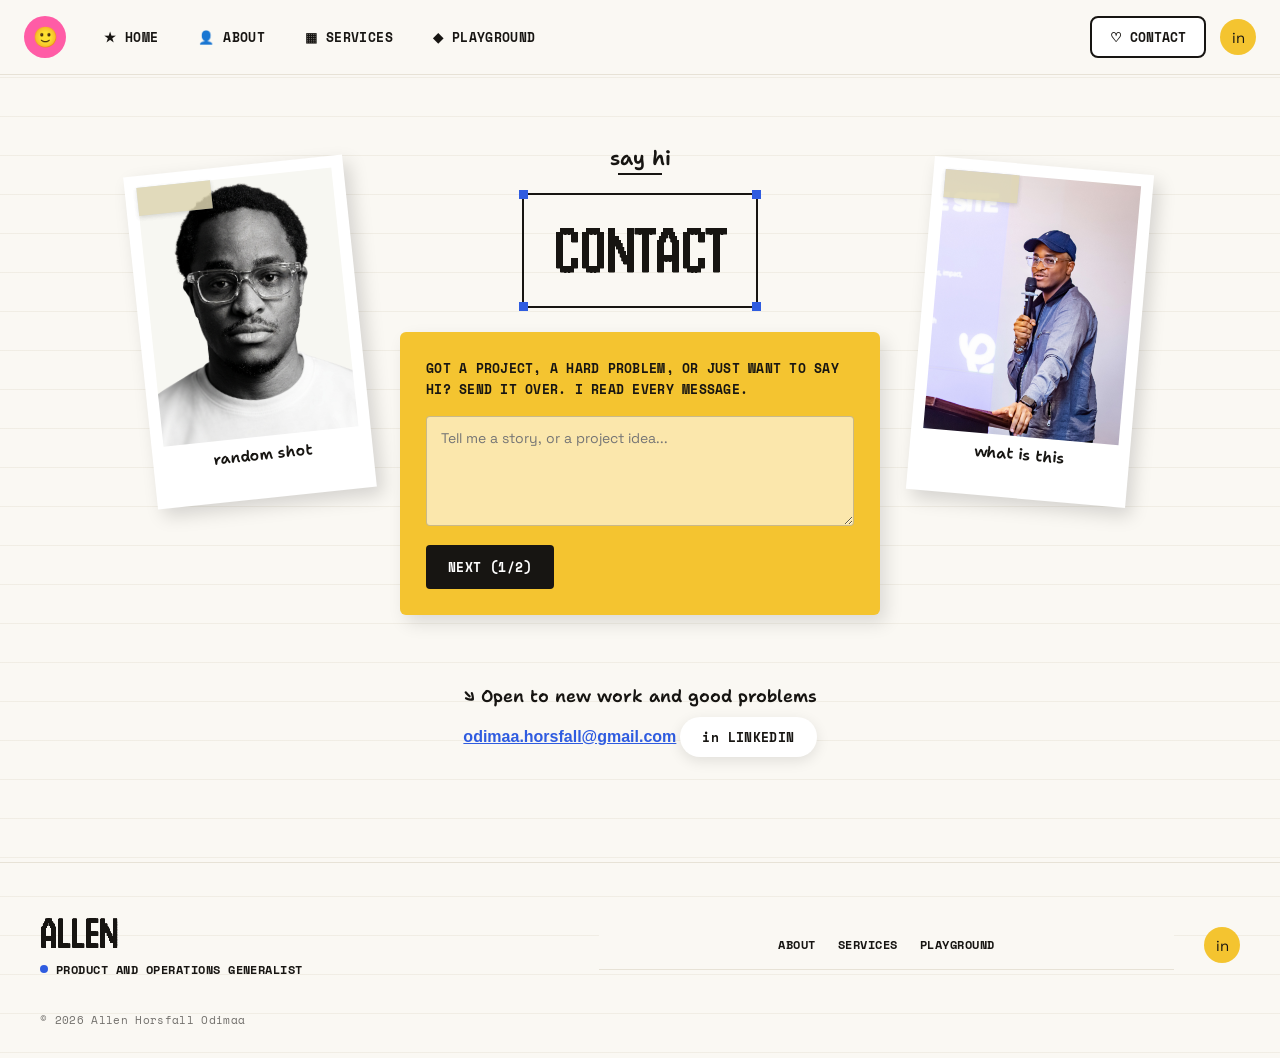
<file: contact.html>
<!DOCTYPE html>
<html lang="en">
<head>
<meta charset="UTF-8">
<meta name="viewport" content="width=device-width, initial-scale=1">
<title>Allen — Contact</title>
<link rel="icon" type="image/png" href="favicon.png">

<link rel="preconnect" href="https://fonts.googleapis.com">
<link href="https://fonts.googleapis.com/css2?family=Handjet:wght@400..900&family=Shantell+Sans:wght@400;600;700&family=Space+Mono:wght@400;700&family=Space+Grotesk:wght@500;600;700&display=swap" rel="stylesheet">
<link rel="stylesheet" href="styles.css">
</head>
<body>
  <nav>
    <div class="logo">🙂</div>
    <div class="nav-collapsible" id="navCollapsible">
      <a class="nav-link" href="index.html">★ HOME</a>
      <a class="nav-link" href="about.html">👤 ABOUT</a>
      <a class="nav-link" href="services.html">▦ SERVICES</a>
      <a class="nav-link" href="playground.html">◆ PLAYGROUND</a>
      <div class="nav-spacer"></div>
      <a class="contact-btn" href="contact.html">♡ CONTACT</a>
    </div>
    <a class="social li" href="https://www.linkedin.com/in/odimaa-allen-horsfall/" target="_blank" rel="noopener">in</a>
    <button class="hamburger" id="hamburgerBtn" aria-label="Toggle menu">
      <span></span><span></span><span></span>
    </button>
  </nav>


  <div class="contact-page">
    <div class="contact-polaroid left reveal">
      <div class="tape blue tl"></div>
      <div class="tape yellow tr"></div>
      <img class="photo-area" src="images/portrait.png" alt="Portrait">
      <div class="cap">random shot</div>
    </div>

    <div class="contact-center reveal">
      <div class="contact-sayhi">say hi<span class="ul"></span></div>

      <div class="contact-heading-box">
        <span class="handle tl"></span><span class="handle tr"></span><span class="handle bl"></span><span class="handle br"></span>
        <h1>CONTACT</h1>
      </div>

      <form class="contact-form" id="contactForm" action="https://formspree.io/f/mbgjynve" method="POST">
        <div class="contact-step" data-step="1">
          <p class="contact-form-label">GOT A PROJECT, A HARD PROBLEM, OR JUST WANT TO SAY HI? SEND IT OVER. I READ EVERY MESSAGE.</p>
          <textarea name="message" placeholder="Tell me a story, or a project idea..." required></textarea>
          <button type="button" class="contact-next">NEXT (1/2)</button>
        </div>

        <div class="contact-step" data-step="2" hidden>
          <p class="contact-form-label">WHO AM I TALKING TO?</p>
          <input type="text" name="name" placeholder="Your name" required>
          <input type="email" name="email" placeholder="Your email" required>
          <div class="contact-step-actions">
            <button type="button" class="contact-back">BACK</button>
            <button type="submit" class="contact-submit">SEND IT (2/2)</button>
          </div>
        </div>

        <div class="contact-success" hidden>
          <p>Sent. I read every message, I\'ll get back to you soon.</p>
        </div>
      </form>
    </div>

    <div class="contact-polaroid right reveal">
      <div class="tape blue tl"></div>
      <div class="tape yellow tr"></div>
      <img class="photo-area" src="images/portrait-2.jpg" alt="Portrait">
      <div class="cap">what is this</div>
    </div>
  </div>

  <div class="contact-footer reveal">
    <div class="contact-footer-line"><span class="arrow">↘</span> Open to new work and good problems</div>
    <a class="contact-email-link" href="mailto:odimaa.horsfall@gmail.com">odimaa.horsfall@gmail.com</a>
    <div class="contact-social-pill">
      <a href="https://www.linkedin.com/in/odimaa-allen-horsfall/" target="_blank" rel="noopener">in LINKEDIN</a>
    </div>
  </div>

  <footer class="site-footer">
    <div class="footer-top">
      <div class="footer-brand">
        <div class="footer-name">ALLEN</div>
        <div class="footer-role"><span class="dot"></span> PRODUCT AND OPERATIONS GENERALIST</div>
      </div>
      <nav class="footer-nav">
        <a href="about.html">ABOUT</a>
        <a href="services.html">SERVICES</a>
        <a href="playground.html">PLAYGROUND</a>
      </nav>
      <a class="social li" href="https://www.linkedin.com/in/odimaa-allen-horsfall/" target="_blank" rel="noopener">in</a>
    </div>
    <div class="footer-bottom">
      <span>© 2026 Allen Horsfall Odimaa</span>
    </div>
  </footer>

  <script src="script.js"></script>
</body>
</html>
</file>
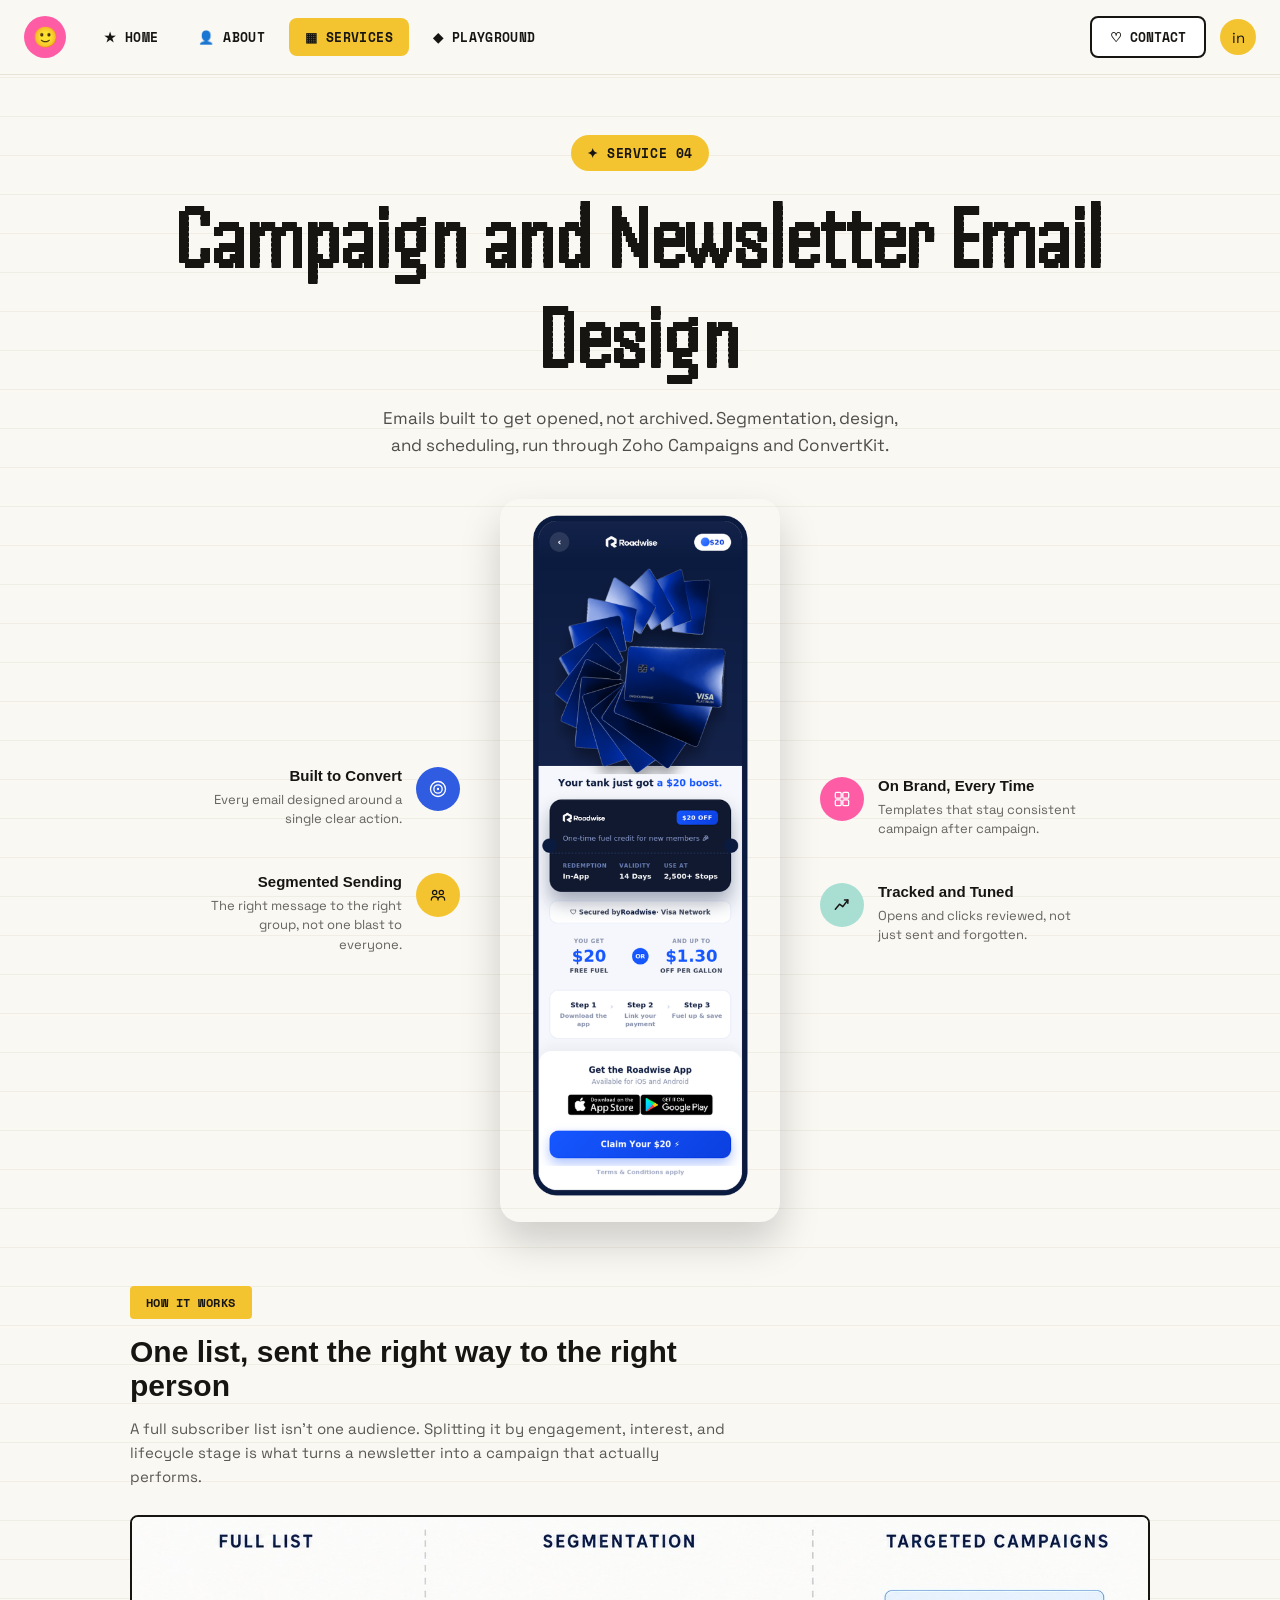
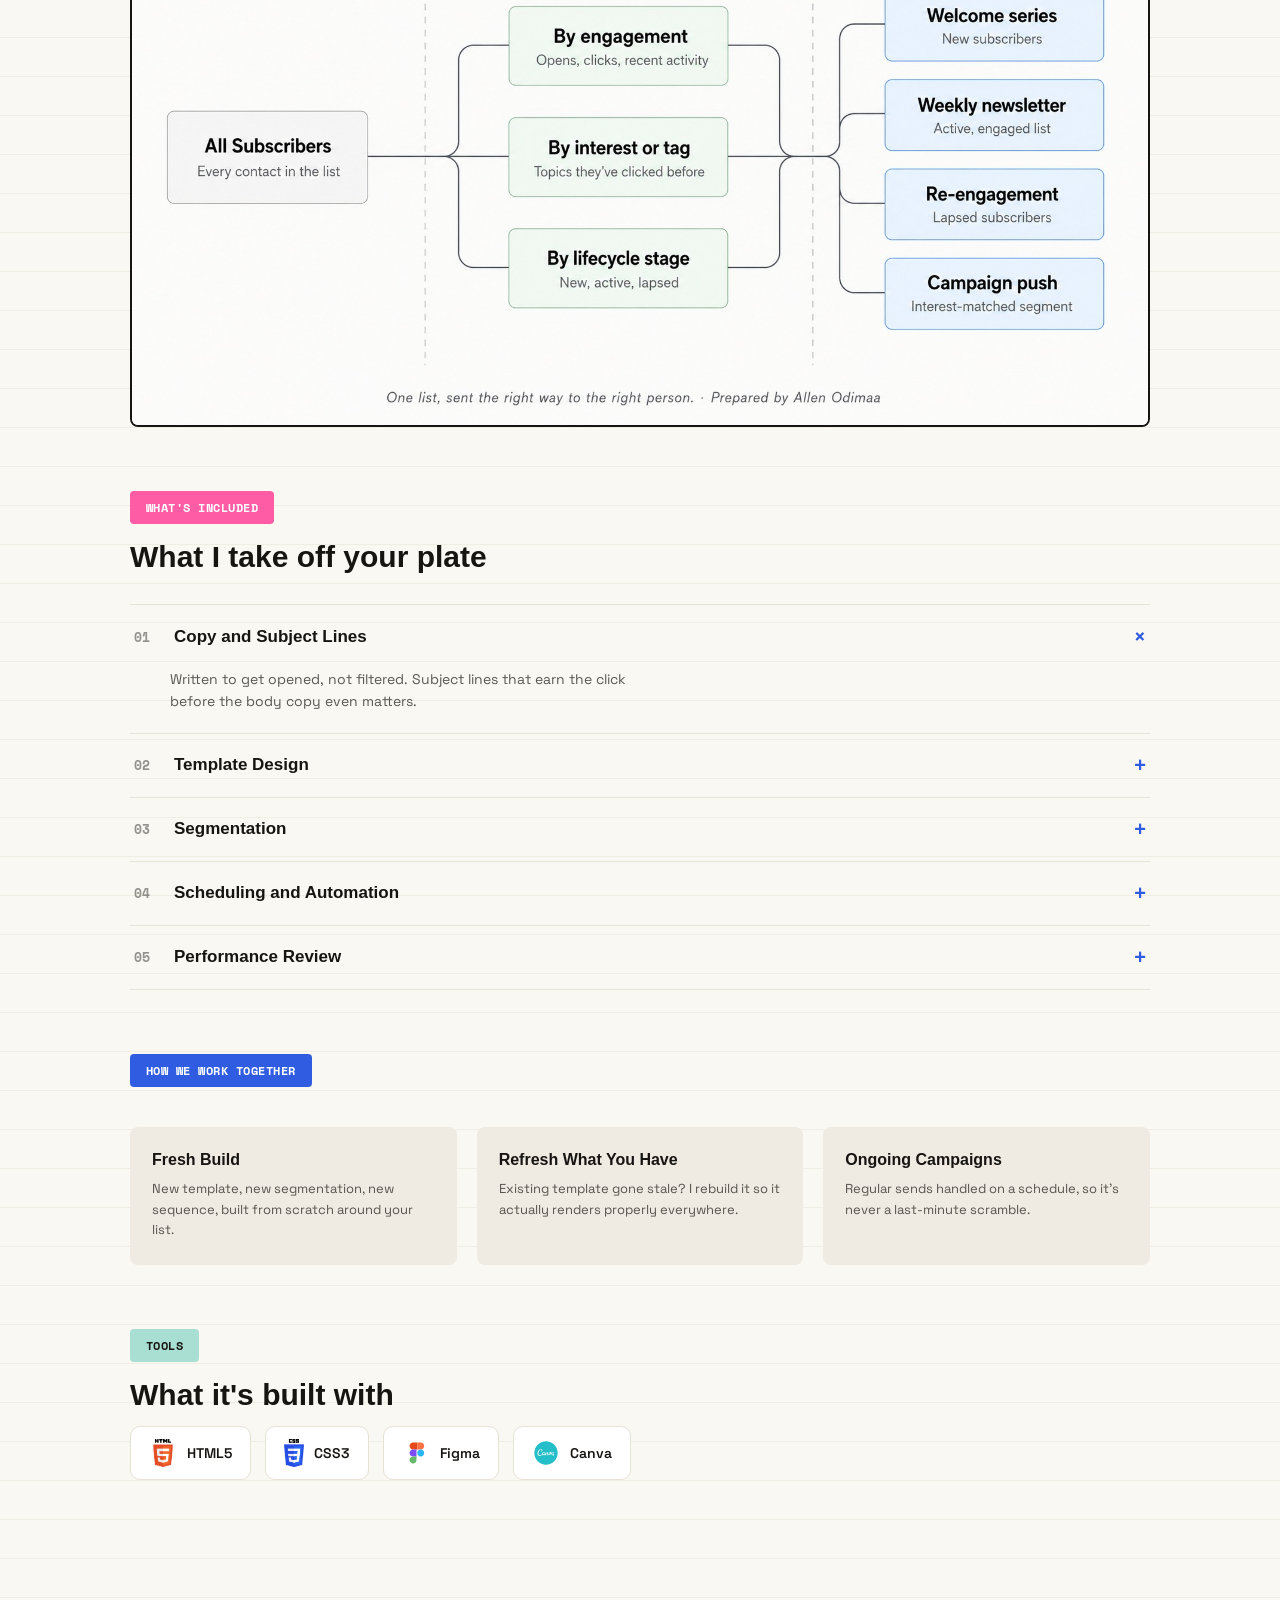
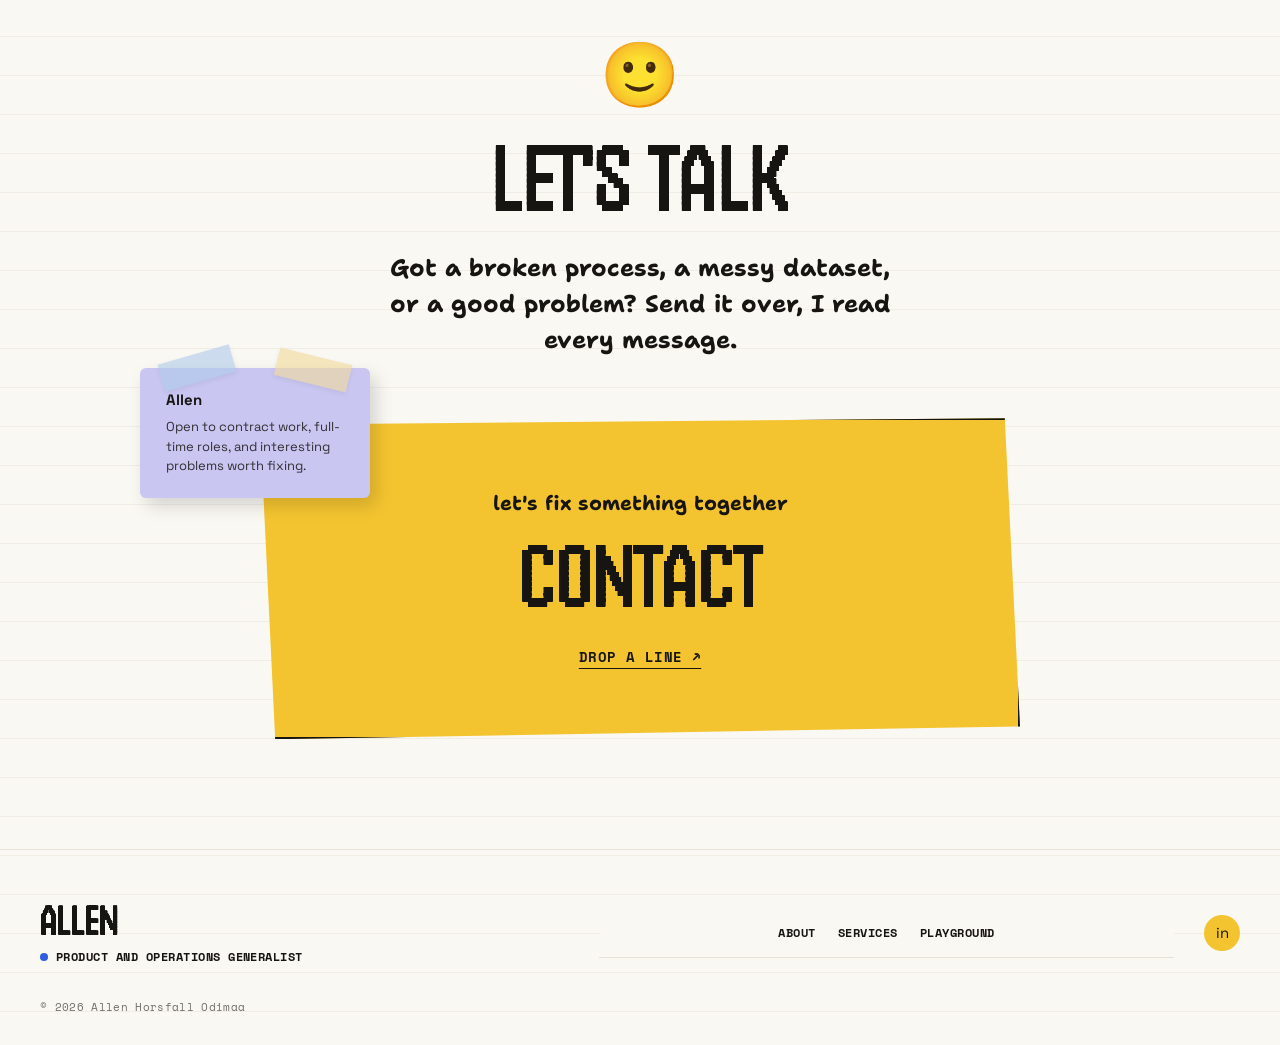
<file: email-design.html>
<!DOCTYPE html>
<html lang="en">
<head>
<meta charset="UTF-8">
<meta name="viewport" content="width=device-width, initial-scale=1">
<title>Allen — Campaign and Newsletter Email Design</title>
<link rel="icon" type="image/png" href="favicon.png">

<link rel="preconnect" href="https://fonts.googleapis.com">
<link href="https://fonts.googleapis.com/css2?family=Handjet:wght@400..900&family=Shantell+Sans:wght@400;600;700&family=Space+Mono:wght@400;700&family=Space+Grotesk:wght@500;600;700&display=swap" rel="stylesheet">
<link rel="stylesheet" href="styles.css">
</head>
<body>
  <nav>
    <div class="logo">🙂</div>
    <div class="nav-collapsible" id="navCollapsible">
      <a class="nav-link" href="index.html">★ HOME</a>
      <a class="nav-link" href="about.html">👤 ABOUT</a>
      <a class="nav-link active" href="services.html">▦ SERVICES</a>
      <a class="nav-link" href="playground.html">◆ PLAYGROUND</a>
      <div class="nav-spacer"></div>
      <a class="contact-btn" href="contact.html">♡ CONTACT</a>
    </div>
    <a class="social li" href="https://www.linkedin.com/in/odimaa-allen-horsfall/" target="_blank" rel="noopener">in</a>
    <button class="hamburger" id="hamburgerBtn" aria-label="Toggle menu">
      <span></span><span></span><span></span>
    </button>
  </nav>


  <div class="pd-page">

    <div class="pd-hero reveal">
      <div class="pd-eyebrow">✦ SERVICE 04</div>
      <h1 class="pd-title">Campaign and Newsletter Email Design</h1>
      <p class="pd-lead">Emails built to get opened, not archived. Segmentation, design, and scheduling, run through Zoho Campaigns and ConvertKit.</p>
    </div>

    <section class="pd-block reveal">
      <div class="email-facet-wrap reveal-group">
        <div class="email-facet-col">
          <div class="email-facet reveal-item">
            <div class="email-facet-icon blue">
              <svg viewBox="0 0 24 24" fill="none"><circle cx="12" cy="12" r="9" stroke="white" stroke-width="1.6"/><circle cx="12" cy="12" r="5" stroke="white" stroke-width="1.6"/><circle cx="12" cy="12" r="1.4" fill="white"/></svg>
            </div>
            <div>
              <h3>Built to Convert</h3>
              <p>Every email designed around a single clear action.</p>
            </div>
          </div>
          <div class="email-facet reveal-item">
            <div class="email-facet-icon gold">
              <svg viewBox="0 0 24 24" fill="none"><circle cx="8" cy="9" r="2.6" stroke="#171512" stroke-width="1.5"/><circle cx="16" cy="9" r="2.6" stroke="#171512" stroke-width="1.5"/><path d="M4 18c0-2.4 1.8-4 4-4s4 1.6 4 4M12 18c0-2.4 1.8-4 4-4s4 1.6 4 4" stroke="#171512" stroke-width="1.5" stroke-linecap="round"/></svg>
            </div>
            <div>
              <h3>Segmented Sending</h3>
              <p>The right message to the right group, not one blast to everyone.</p>
            </div>
          </div>
        </div>

        <div class="email-facet-center">
          <img src="images/email/email-mockup.png" alt="Roadwise email campaign mockup">
        </div>

        <div class="email-facet-col">
          <div class="email-facet reveal-item">
            <div class="email-facet-icon pink">
              <svg viewBox="0 0 24 24" fill="none"><rect x="4" y="4" width="7" height="7" rx="1.5" stroke="white" stroke-width="1.6"/><rect x="13" y="4" width="7" height="7" rx="1.5" stroke="white" stroke-width="1.6"/><rect x="4" y="13" width="7" height="7" rx="1.5" stroke="white" stroke-width="1.6"/><rect x="13" y="13" width="7" height="7" rx="1.5" stroke="white" stroke-width="1.6"/></svg>
            </div>
            <div>
              <h3>On Brand, Every Time</h3>
              <p>Templates that stay consistent campaign after campaign.</p>
            </div>
          </div>
          <div class="email-facet reveal-item">
            <div class="email-facet-icon mint">
              <svg viewBox="0 0 24 24" fill="none"><path d="M4 17l5-6 4 3 6-8" stroke="#171512" stroke-width="1.8" stroke-linecap="round" stroke-linejoin="round"/><path d="M15 6h4v4" stroke="#171512" stroke-width="1.8" stroke-linecap="round" stroke-linejoin="round"/></svg>
            </div>
            <div>
              <h3>Tracked and Tuned</h3>
              <p>Opens and clicks reviewed, not just sent and forgotten.</p>
            </div>
          </div>
        </div>
      </div>
    </section>

    <section class="pd-block reveal">
      <div class="pd-tag gold">HOW IT WORKS</div>
      <h2 class="pd-block-title">One list, sent the right way to the right person</h2>
      <p class="pd-block-copy">A full subscriber list isn't one audience. Splitting it by engagement, interest, and lifecycle stage is what turns a newsletter into a campaign that actually performs.</p>
      <div class="pd-pipeline reveal">
        <img src="images/email/segmentation-diagram.jpg" alt="Email segmentation diagram: full list to segments to targeted campaigns">
      </div>
    </section>

    <section class="pd-block reveal">
      <div class="pd-tag pink">WHAT'S INCLUDED</div>
      <h2 class="pd-block-title">What I take off your plate</h2>
      <div class="pd-accordion reveal-group" id="emailAccordion">
        <div class="pd-acc-item reveal-item open">
          <button class="pd-acc-head" type="button">
            <span class="pd-acc-num">01</span>
            <span class="pd-acc-title">Copy and Subject Lines</span>
            <span class="pd-acc-plus">+</span>
          </button>
          <div class="pd-acc-panel">
            <p>Written to get opened, not filtered. Subject lines that earn the click before the body copy even matters.</p>
          </div>
        </div>
        <div class="pd-acc-item reveal-item">
          <button class="pd-acc-head" type="button">
            <span class="pd-acc-num">02</span>
            <span class="pd-acc-title">Template Design</span>
            <span class="pd-acc-plus">+</span>
          </button>
          <div class="pd-acc-panel">
            <p>Built once, coded in HTML and CSS so it actually renders right, then reused campaign after campaign.</p>
          </div>
        </div>
        <div class="pd-acc-item reveal-item">
          <button class="pd-acc-head" type="button">
            <span class="pd-acc-num">03</span>
            <span class="pd-acc-title">Segmentation</span>
            <span class="pd-acc-plus">+</span>
          </button>
          <div class="pd-acc-panel">
            <p>Lists split by engagement, interest, and lifecycle stage, so nobody gets a message that isn't for them.</p>
          </div>
        </div>
        <div class="pd-acc-item reveal-item">
          <button class="pd-acc-head" type="button">
            <span class="pd-acc-num">04</span>
            <span class="pd-acc-title">Scheduling and Automation</span>
            <span class="pd-acc-plus">+</span>
          </button>
          <div class="pd-acc-panel">
            <p>Sequences and sends set up once, then running on their own.</p>
          </div>
        </div>
        <div class="pd-acc-item reveal-item">
          <button class="pd-acc-head" type="button">
            <span class="pd-acc-num">05</span>
            <span class="pd-acc-title">Performance Review</span>
            <span class="pd-acc-plus">+</span>
          </button>
          <div class="pd-acc-panel">
            <p>Opens and clicks checked after every send, not just fired off and forgotten.</p>
          </div>
        </div>
      </div>
    </section>

    <section class="pd-block reveal">
      <div class="pd-tag blue">HOW WE WORK TOGETHER</div>
      <div class="pd-engage-grid reveal-group">
        <div class="pd-engage-card reveal-item">
          <h3>Fresh Build</h3>
          <p>New template, new segmentation, new sequence, built from scratch around your list.</p>
        </div>
        <div class="pd-engage-card reveal-item">
          <h3>Refresh What You Have</h3>
          <p>Existing template gone stale? I rebuild it so it actually renders properly everywhere.</p>
        </div>
        <div class="pd-engage-card reveal-item">
          <h3>Ongoing Campaigns</h3>
          <p>Regular sends handled on a schedule, so it's never a last-minute scramble.</p>
        </div>
      </div>
    </section>

    <section class="pd-block reveal">
      <div class="pd-tag mint">TOOLS</div>
      <h2 class="pd-block-title">What it's built with</h2>
      <div class="svc-tools-row">
        <div class="svc-tool-badge"><img src="images/tools/html5.png" alt="HTML5"><span>HTML5</span></div>
        <div class="svc-tool-badge"><img src="images/tools/css3.png" alt="CSS3"><span>CSS3</span></div>
        <div class="svc-tool-badge"><img src="images/tools/figma.svg" alt="Figma"><span>Figma</span></div>
        <div class="svc-tool-badge"><img src="images/tools/canva.svg" alt="Canva"><span>Canva</span></div>
      </div>
    </section>

  </div>


  <div class="cta-talk">
    <div class="cta-smiley reveal">🙂</div>
    <h2 class="cta-heading reveal">LET'S TALK</h2>
    <p class="cta-sub reveal">Got a broken process, a messy dataset, or a good problem? Send it over, I read every message.</p>

    <div class="cta-stage reveal-group">
      <div class="cta-note reveal-item">
        <div class="tape blue tl"></div>
        <div class="tape yellow tr"></div>
        <div class="cta-note-name">Allen</div>
        <p class="cta-note-text">Open to contract work, full-time roles, and interesting problems worth fixing.</p>
      </div>

      <div class="cta-panel reveal-item">
        <p class="cta-panel-sub">let's fix something together</p>
        <h3 class="cta-panel-title">CONTACT</h3>
        <a class="cta-panel-link" href="contact.html">DROP A LINE ↗</a>
      </div>
    </div>
  </div>

  <footer class="site-footer">
    <div class="footer-top">
      <div class="footer-brand">
        <div class="footer-name">ALLEN</div>
        <div class="footer-role"><span class="dot"></span> PRODUCT AND OPERATIONS GENERALIST</div>
      </div>
      <nav class="footer-nav">
        <a href="about.html">ABOUT</a>
        <a href="services.html">SERVICES</a>
        <a href="playground.html">PLAYGROUND</a>
      </nav>
      <a class="social li" href="https://www.linkedin.com/in/odimaa-allen-horsfall/" target="_blank" rel="noopener">in</a>
    </div>
    <div class="footer-bottom">
      <span>© 2026 Allen Horsfall Odimaa</span>
    </div>
  </footer>

  <script src="script.js"></script>
</body>
</html>
</file>
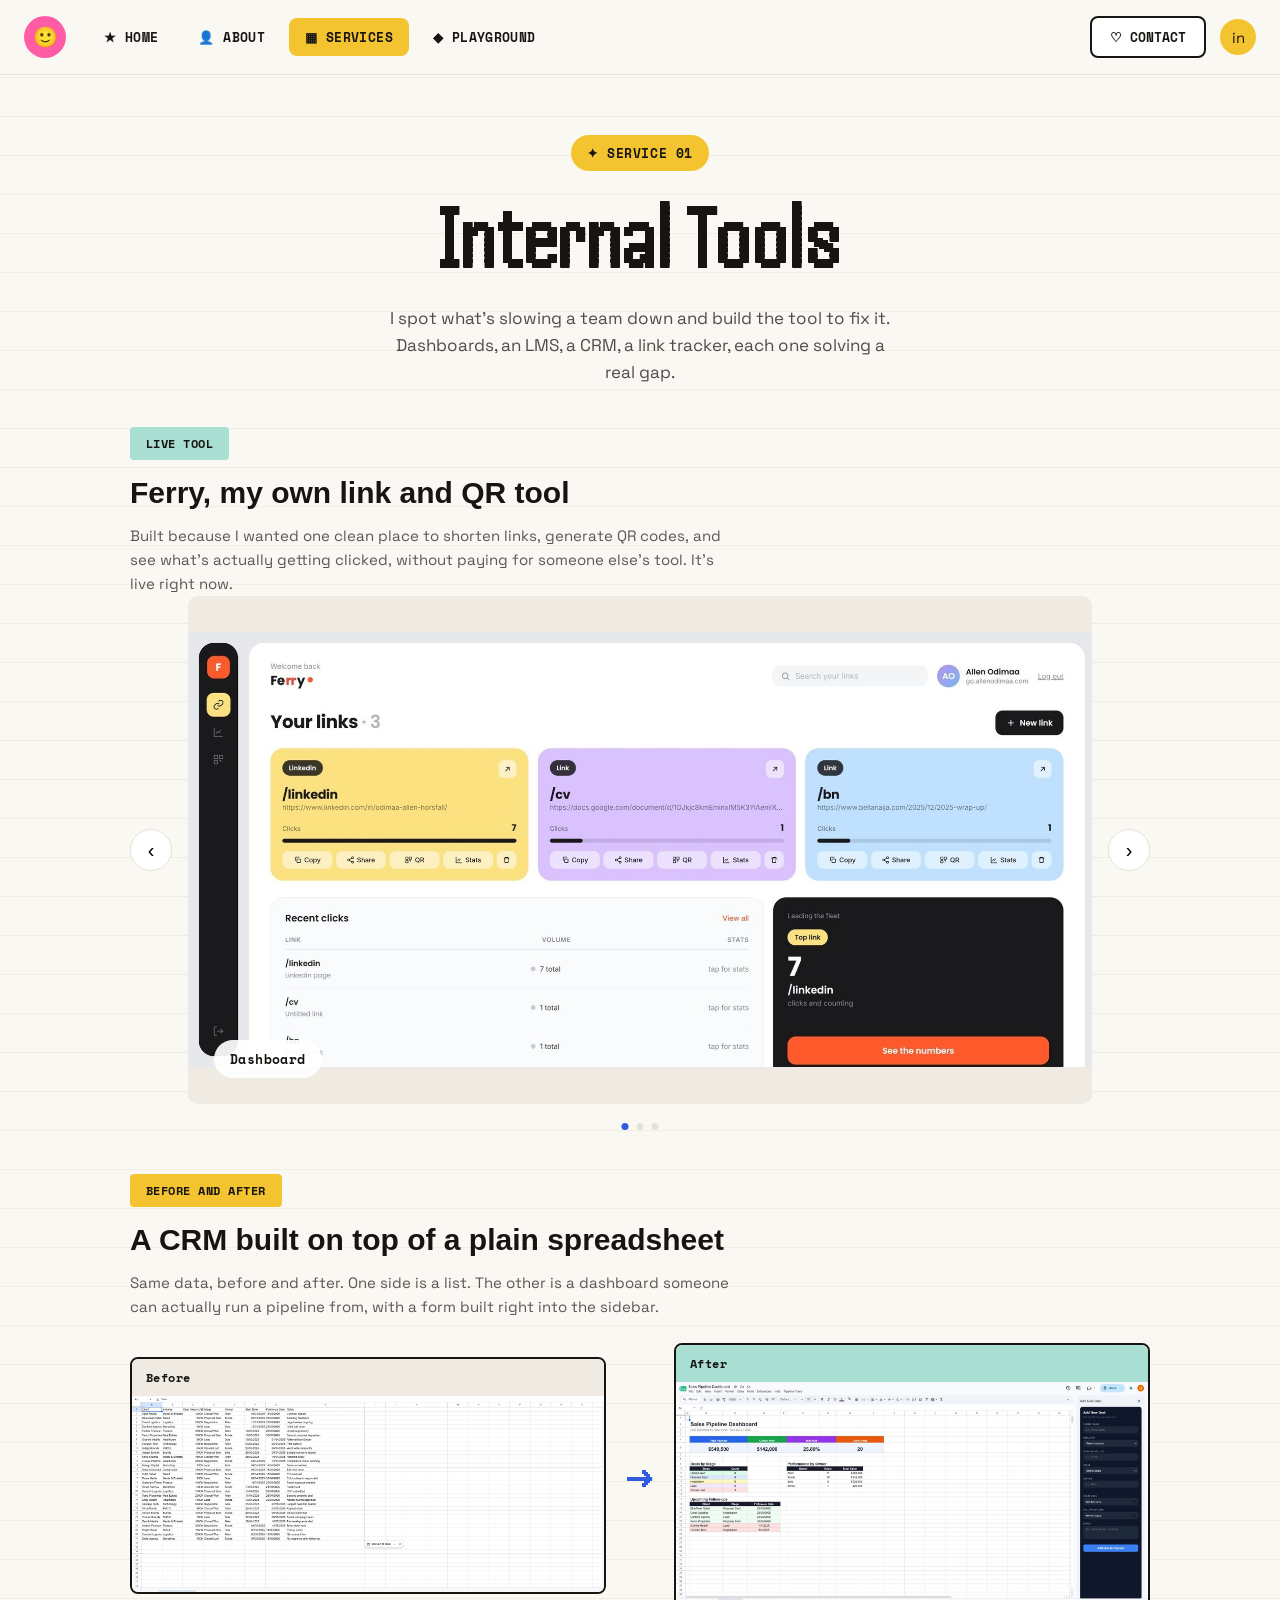
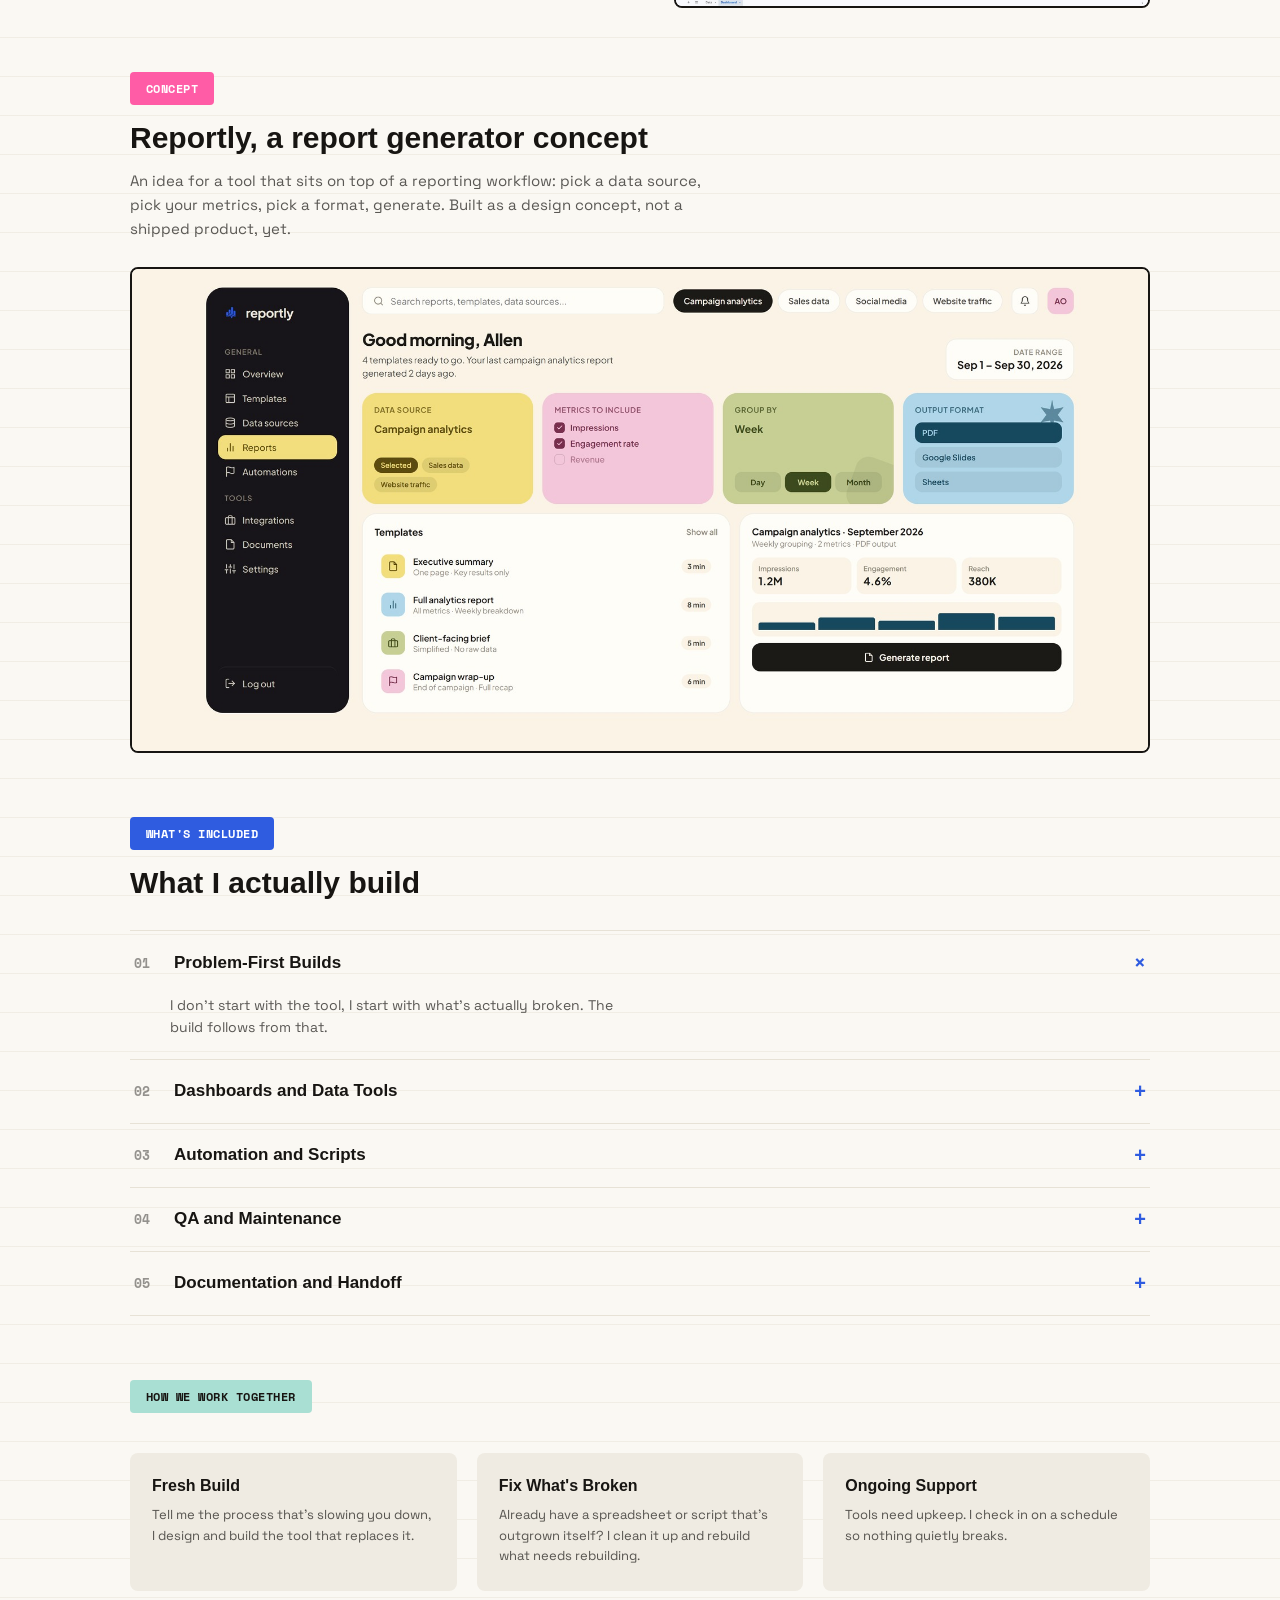
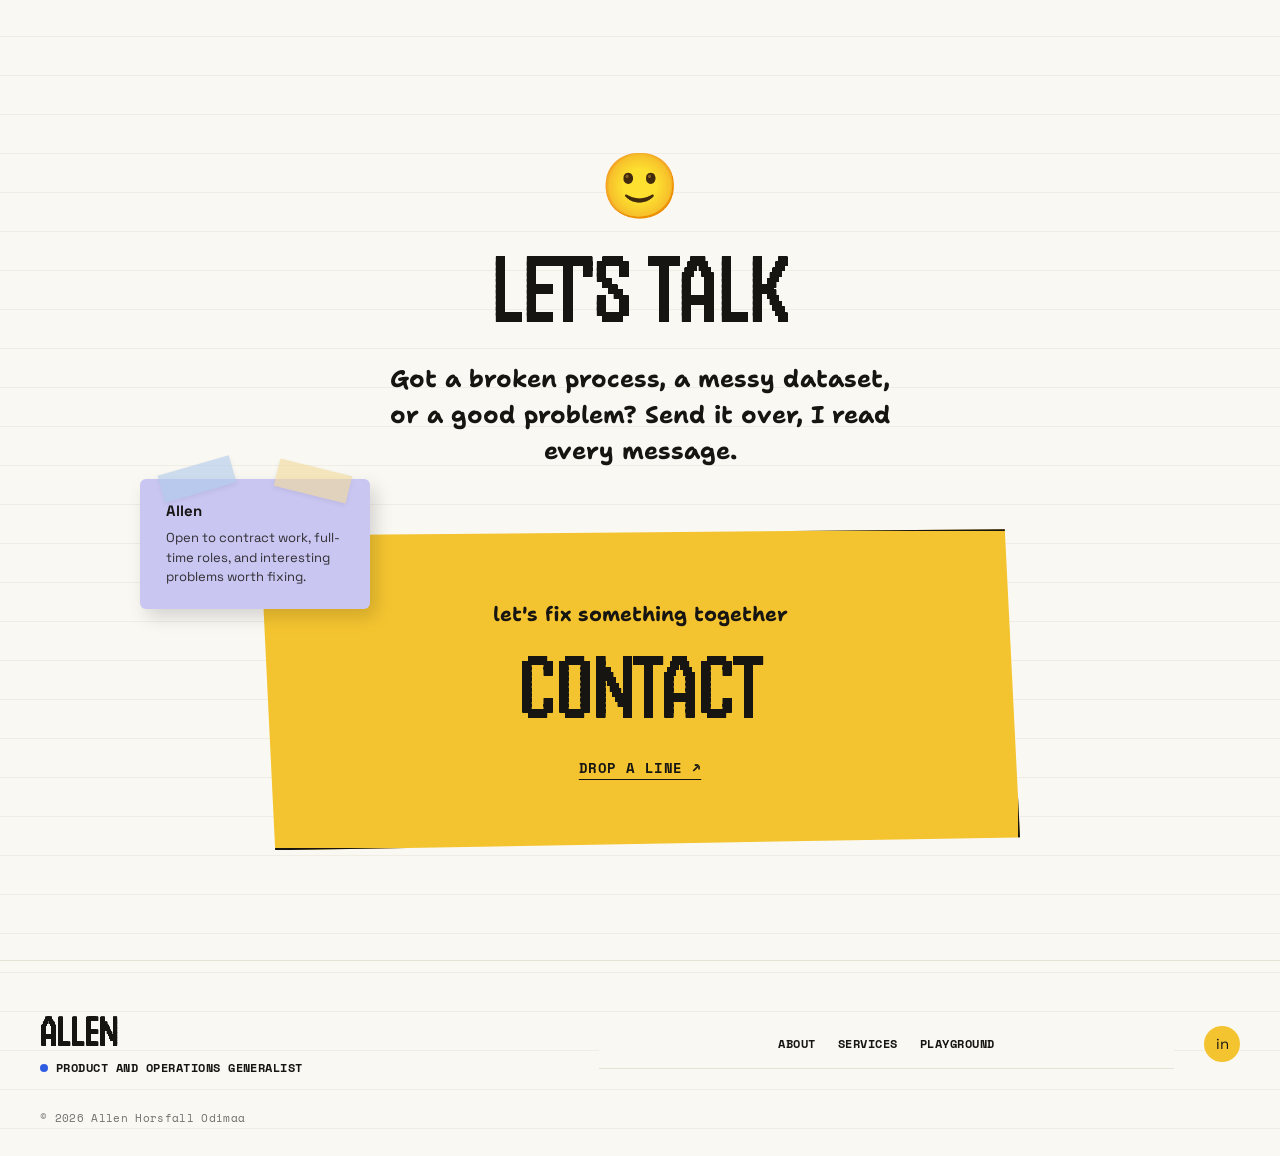
<file: internal-tools.html>
<!DOCTYPE html>
<html lang="en">
<head>
<meta charset="UTF-8">
<meta name="viewport" content="width=device-width, initial-scale=1">
<title>Allen — Internal Tools</title>
<link rel="icon" type="image/png" href="favicon.png">

<link rel="preconnect" href="https://fonts.googleapis.com">
<link href="https://fonts.googleapis.com/css2?family=Handjet:wght@400..900&family=Shantell+Sans:wght@400;600;700&family=Space+Mono:wght@400;700&family=Space+Grotesk:wght@500;600;700&display=swap" rel="stylesheet">
<link rel="stylesheet" href="styles.css">
</head>
<body>
  <nav>
    <div class="logo">🙂</div>
    <div class="nav-collapsible" id="navCollapsible">
      <a class="nav-link" href="index.html">★ HOME</a>
      <a class="nav-link" href="about.html">👤 ABOUT</a>
      <a class="nav-link active" href="services.html">▦ SERVICES</a>
      <a class="nav-link" href="playground.html">◆ PLAYGROUND</a>
      <div class="nav-spacer"></div>
      <a class="contact-btn" href="contact.html">♡ CONTACT</a>
    </div>
    <a class="social li" href="https://www.linkedin.com/in/odimaa-allen-horsfall/" target="_blank" rel="noopener">in</a>
    <button class="hamburger" id="hamburgerBtn" aria-label="Toggle menu">
      <span></span><span></span><span></span>
    </button>
  </nav>


  <div class="pd-page">

    <div class="pd-hero reveal">
      <div class="pd-eyebrow">✦ SERVICE 01</div>
      <h1 class="pd-title">Internal Tools</h1>
      <p class="pd-lead">I spot what's slowing a team down and build the tool to fix it. Dashboards, an LMS, a CRM, a link tracker, each one solving a real gap.</p>
    </div>

    <section class="pd-block reveal">
      <div class="pd-tag mint">LIVE TOOL</div>
      <h2 class="pd-block-title">Ferry, my own link and QR tool</h2>
      <p class="pd-block-copy">Built because I wanted one clean place to shorten links, generate QR codes, and see what's actually getting clicked, without paying for someone else's tool. It's live right now.</p>

      <div class="pd-carousel reveal" id="ferryCarousel">
        <button class="svc-car-arrow prev" type="button" aria-label="Previous view">‹</button>
        <div class="svc-car-track">
          <div class="svc-car-slide active"><img src="images/tools-page/ferry-main.jpg" alt="Ferry dashboard"><span class="svc-car-label">Dashboard</span></div>
          <div class="svc-car-slide"><img src="images/tools-page/ferry-newlink.jpg" alt="Ferry new link modal"><span class="svc-car-label">Create a link</span></div>
          <div class="svc-car-slide"><img src="images/tools-page/ferry-qr.jpg" alt="Ferry QR code modal"><span class="svc-car-label">QR code, on demand</span></div>
        </div>
        <button class="svc-car-arrow next" type="button" aria-label="Next view">›</button>
        <div class="svc-car-dots">
          <span class="svc-car-dot active"></span>
          <span class="svc-car-dot"></span>
          <span class="svc-car-dot"></span>
        </div>
      </div>
      
    </section>

    <section class="pd-block reveal">
      <div class="pd-tag gold">BEFORE AND AFTER</div>
      <h2 class="pd-block-title">A CRM built on top of a plain spreadsheet</h2>
      <p class="pd-block-copy">Same data, before and after. One side is a list. The other is a dashboard someone can actually run a pipeline from, with a form built right into the sidebar.</p>
      <div class="pd-ba-grid reveal-group">
        <div class="pd-ba-card reveal-item">
          <div class="pd-ba-label">Before</div>
          <img src="images/tools-page/crm-before.jpg" alt="Raw unformatted CRM spreadsheet">
        </div>
        <div class="pd-ba-arrow">→</div>
        <div class="pd-ba-card reveal-item">
          <div class="pd-ba-label accent">After</div>
          <img src="images/tools-page/crm-after.jpg" alt="Finished sales pipeline dashboard with sidebar form">
        </div>
      </div>
    </section>

    <section class="pd-block reveal">
      <div class="pd-tag pink">CONCEPT</div>
      <h2 class="pd-block-title">Reportly, a report generator concept</h2>
      <p class="pd-block-copy">An idea for a tool that sits on top of a reporting workflow: pick a data source, pick your metrics, pick a format, generate. Built as a design concept, not a shipped product, yet.</p>
      <div class="pd-pipeline reveal">
        <img src="images/tools-page/reportly.jpg" alt="Reportly report generator concept">
      </div>
    </section>

    <section class="pd-block reveal">
      <div class="pd-tag blue">WHAT'S INCLUDED</div>
      <h2 class="pd-block-title">What I actually build</h2>
      <div class="pd-accordion reveal-group" id="toolsAccordion">
        <div class="pd-acc-item reveal-item open">
          <button class="pd-acc-head" type="button">
            <span class="pd-acc-num">01</span>
            <span class="pd-acc-title">Problem-First Builds</span>
            <span class="pd-acc-plus">+</span>
          </button>
          <div class="pd-acc-panel">
            <p>I don't start with the tool, I start with what's actually broken. The build follows from that.</p>
          </div>
        </div>
        <div class="pd-acc-item reveal-item">
          <button class="pd-acc-head" type="button">
            <span class="pd-acc-num">02</span>
            <span class="pd-acc-title">Dashboards and Data Tools</span>
            <span class="pd-acc-plus">+</span>
          </button>
          <div class="pd-acc-panel">
            <p>Internal dashboards built on Sheets, Apps Script, or a lightweight web app, whatever the job actually needs.</p>
          </div>
        </div>
        <div class="pd-acc-item reveal-item">
          <button class="pd-acc-head" type="button">
            <span class="pd-acc-num">03</span>
            <span class="pd-acc-title">Automation and Scripts</span>
            <span class="pd-acc-plus">+</span>
          </button>
          <div class="pd-acc-panel">
            <p>The repetitive manual step, removed. Forms that fill sheets, sheets that trigger alerts, that kind of thing.</p>
          </div>
        </div>
        <div class="pd-acc-item reveal-item">
          <button class="pd-acc-head" type="button">
            <span class="pd-acc-num">04</span>
            <span class="pd-acc-title">QA and Maintenance</span>
            <span class="pd-acc-plus">+</span>
          </button>
          <div class="pd-acc-panel">
            <p>Tools break quietly if nobody's watching. I check mine before they become someone else's problem.</p>
          </div>
        </div>
        <div class="pd-acc-item reveal-item">
          <button class="pd-acc-head" type="button">
            <span class="pd-acc-num">05</span>
            <span class="pd-acc-title">Documentation and Handoff</span>
            <span class="pd-acc-plus">+</span>
          </button>
          <div class="pd-acc-panel">
            <p>A tool nobody else can run without me isn't finished. I leave a simple guide behind.</p>
          </div>
        </div>
      </div>
    </section>

    <section class="pd-block reveal">
      <div class="pd-tag mint">HOW WE WORK TOGETHER</div>
      <div class="pd-engage-grid reveal-group">
        <div class="pd-engage-card reveal-item">
          <h3>Fresh Build</h3>
          <p>Tell me the process that's slowing you down, I design and build the tool that replaces it.</p>
        </div>
        <div class="pd-engage-card reveal-item">
          <h3>Fix What's Broken</h3>
          <p>Already have a spreadsheet or script that's outgrown itself? I clean it up and rebuild what needs rebuilding.</p>
        </div>
        <div class="pd-engage-card reveal-item">
          <h3>Ongoing Support</h3>
          <p>Tools need upkeep. I check in on a schedule so nothing quietly breaks.</p>
        </div>
      </div>
    </section>

  </div>


  <div class="cta-talk">
    <div class="cta-smiley reveal">🙂</div>
    <h2 class="cta-heading reveal">LET'S TALK</h2>
    <p class="cta-sub reveal">Got a broken process, a messy dataset, or a good problem? Send it over, I read every message.</p>

    <div class="cta-stage reveal-group">
      <div class="cta-note reveal-item">
        <div class="tape blue tl"></div>
        <div class="tape yellow tr"></div>
        <div class="cta-note-name">Allen</div>
        <p class="cta-note-text">Open to contract work, full-time roles, and interesting problems worth fixing.</p>
      </div>

      <div class="cta-panel reveal-item">
        <p class="cta-panel-sub">let's fix something together</p>
        <h3 class="cta-panel-title">CONTACT</h3>
        <a class="cta-panel-link" href="contact.html">DROP A LINE ↗</a>
      </div>
    </div>
  </div>

  <footer class="site-footer">
    <div class="footer-top">
      <div class="footer-brand">
        <div class="footer-name">ALLEN</div>
        <div class="footer-role"><span class="dot"></span> PRODUCT AND OPERATIONS GENERALIST</div>
      </div>
      <nav class="footer-nav">
        <a href="about.html">ABOUT</a>
        <a href="services.html">SERVICES</a>
        <a href="playground.html">PLAYGROUND</a>
      </nav>
      <a class="social li" href="https://www.linkedin.com/in/odimaa-allen-horsfall/" target="_blank" rel="noopener">in</a>
    </div>
    <div class="footer-bottom">
      <span>© 2026 Allen Horsfall Odimaa</span>
    </div>
  </footer>

  <script src="script.js"></script>
</body>
</html>
</file>
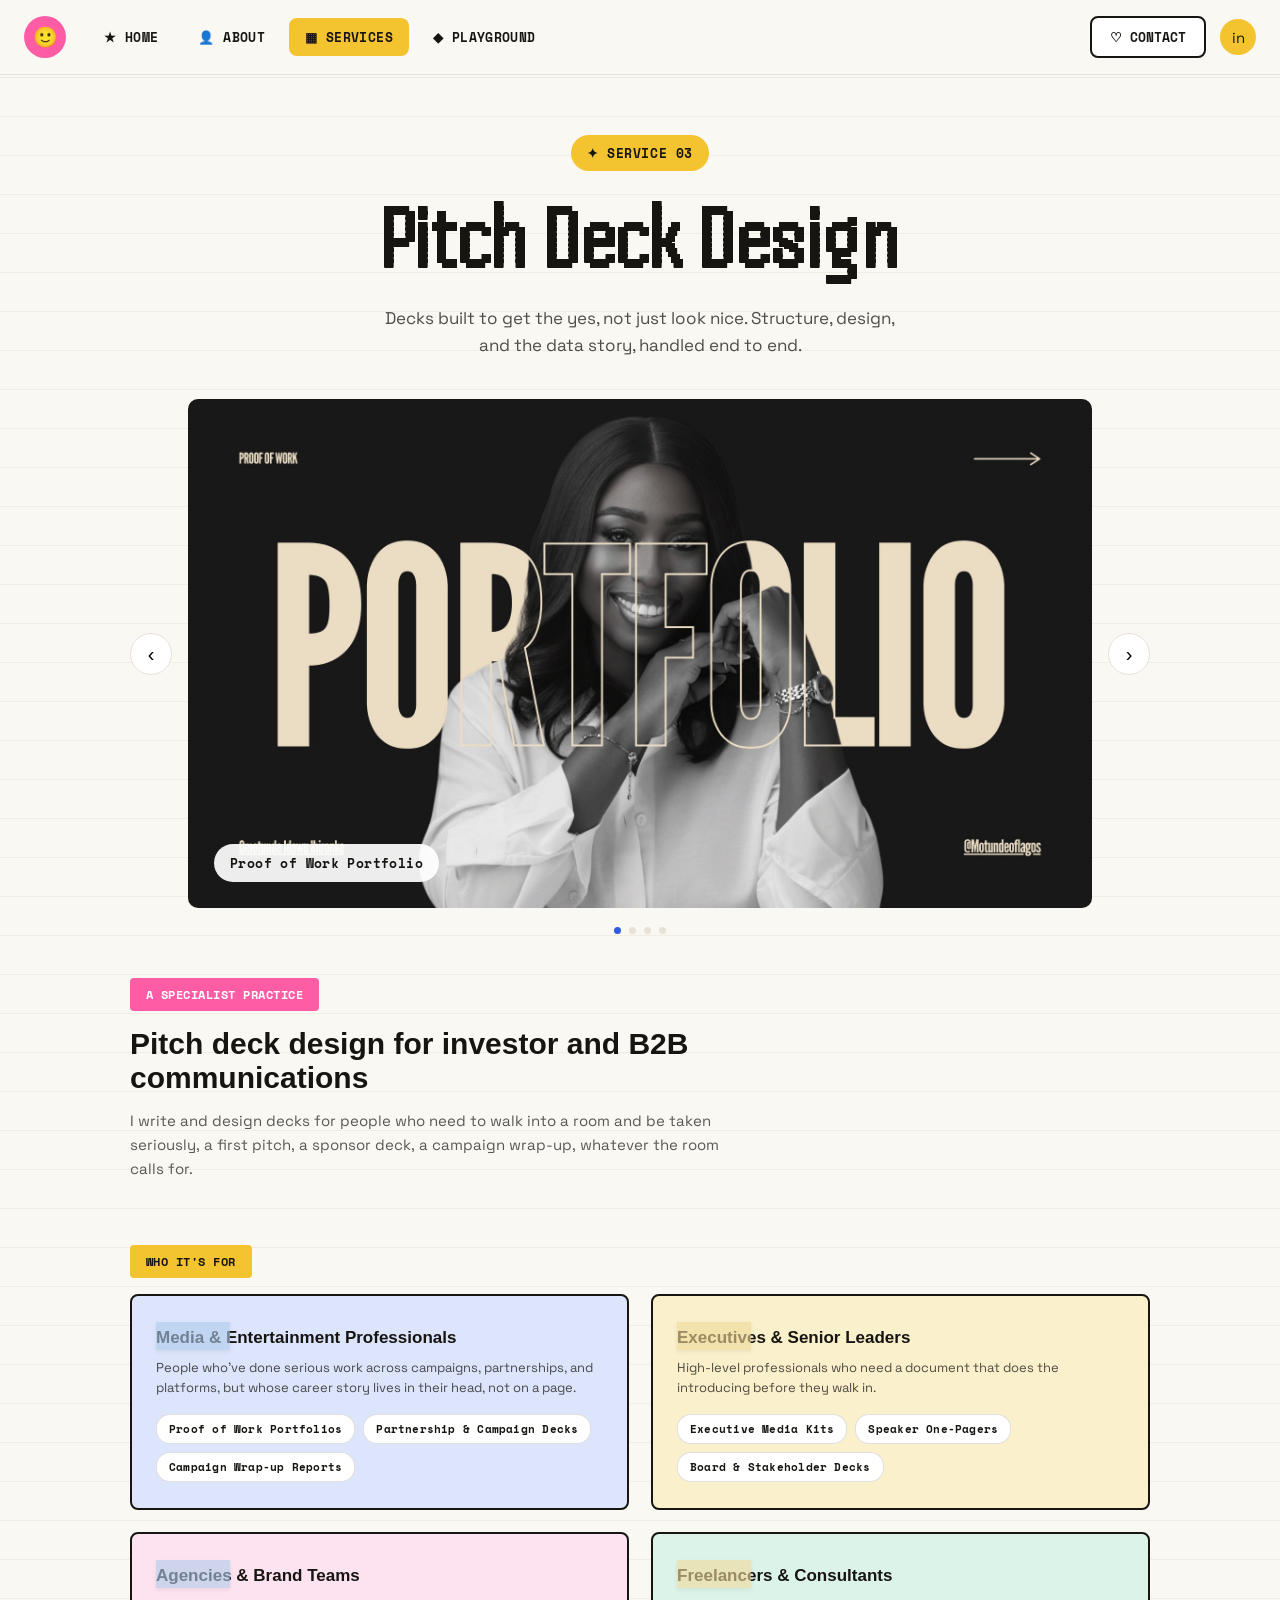
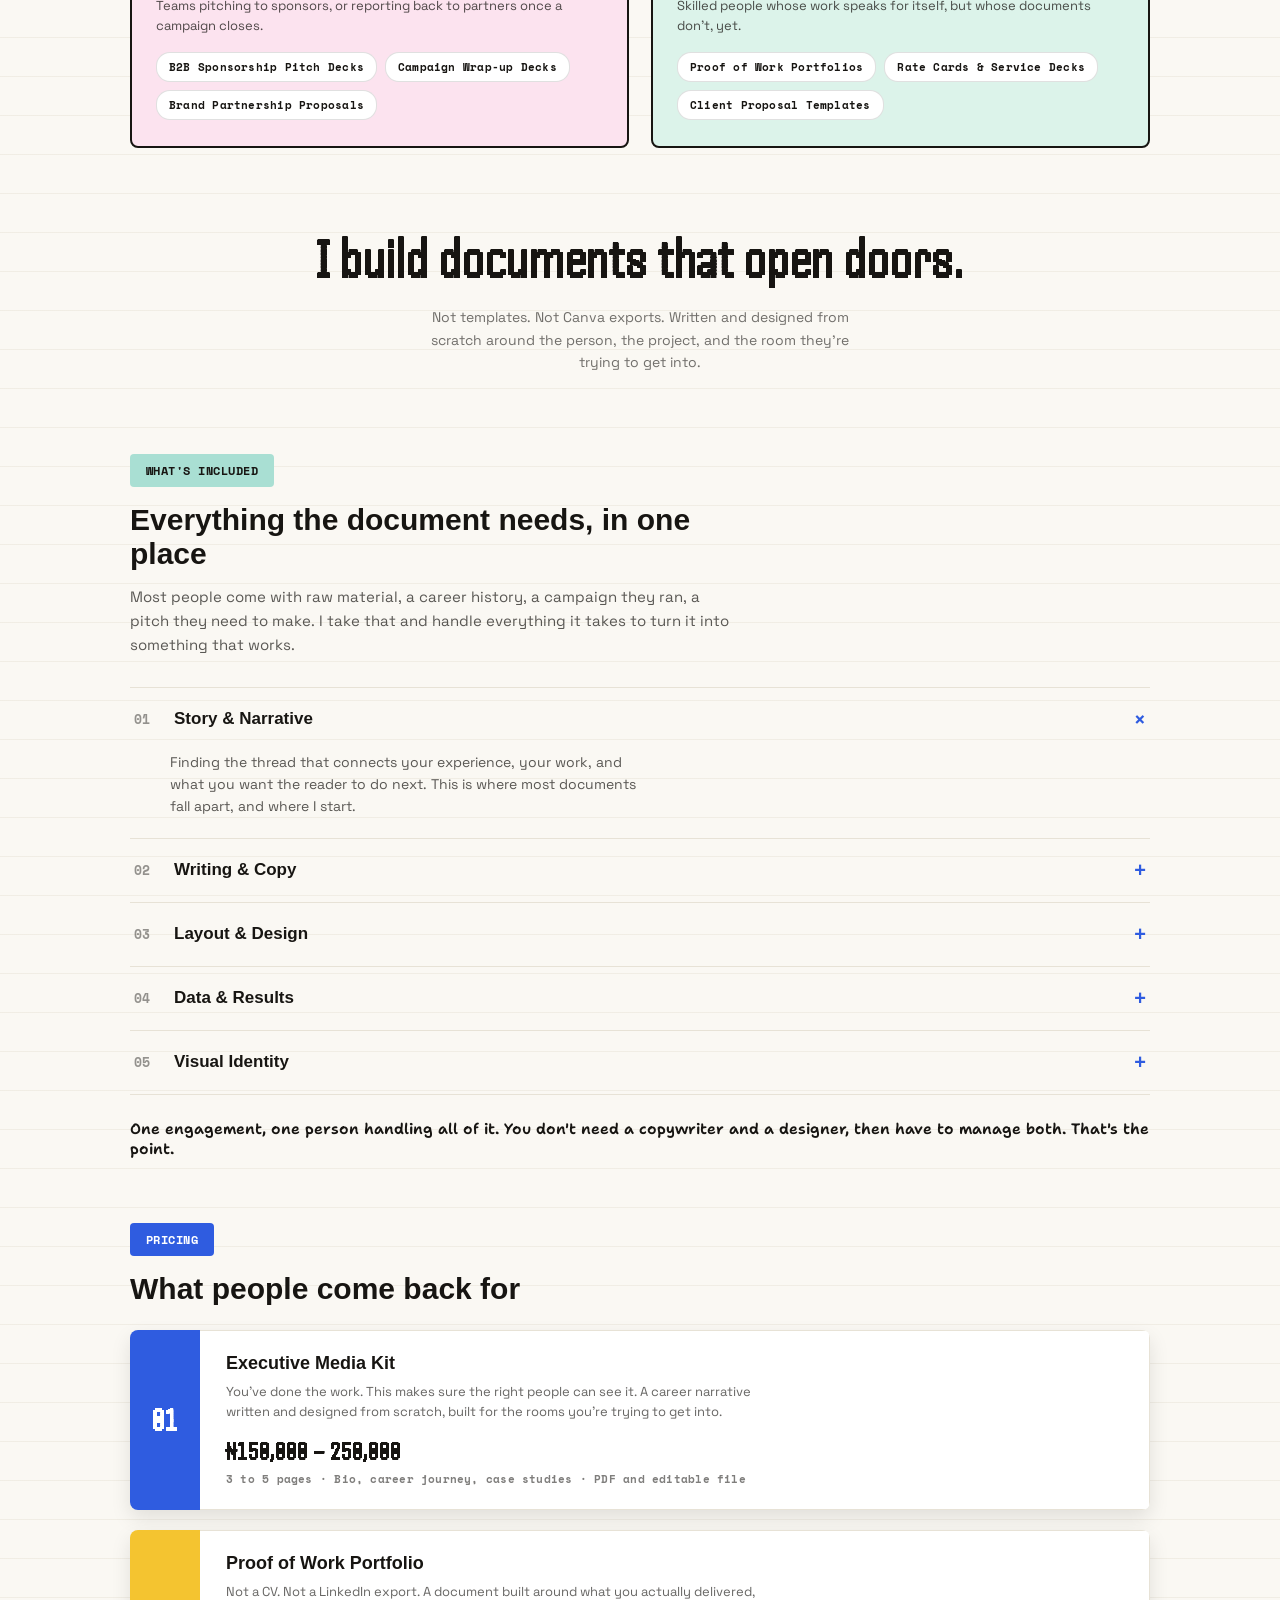
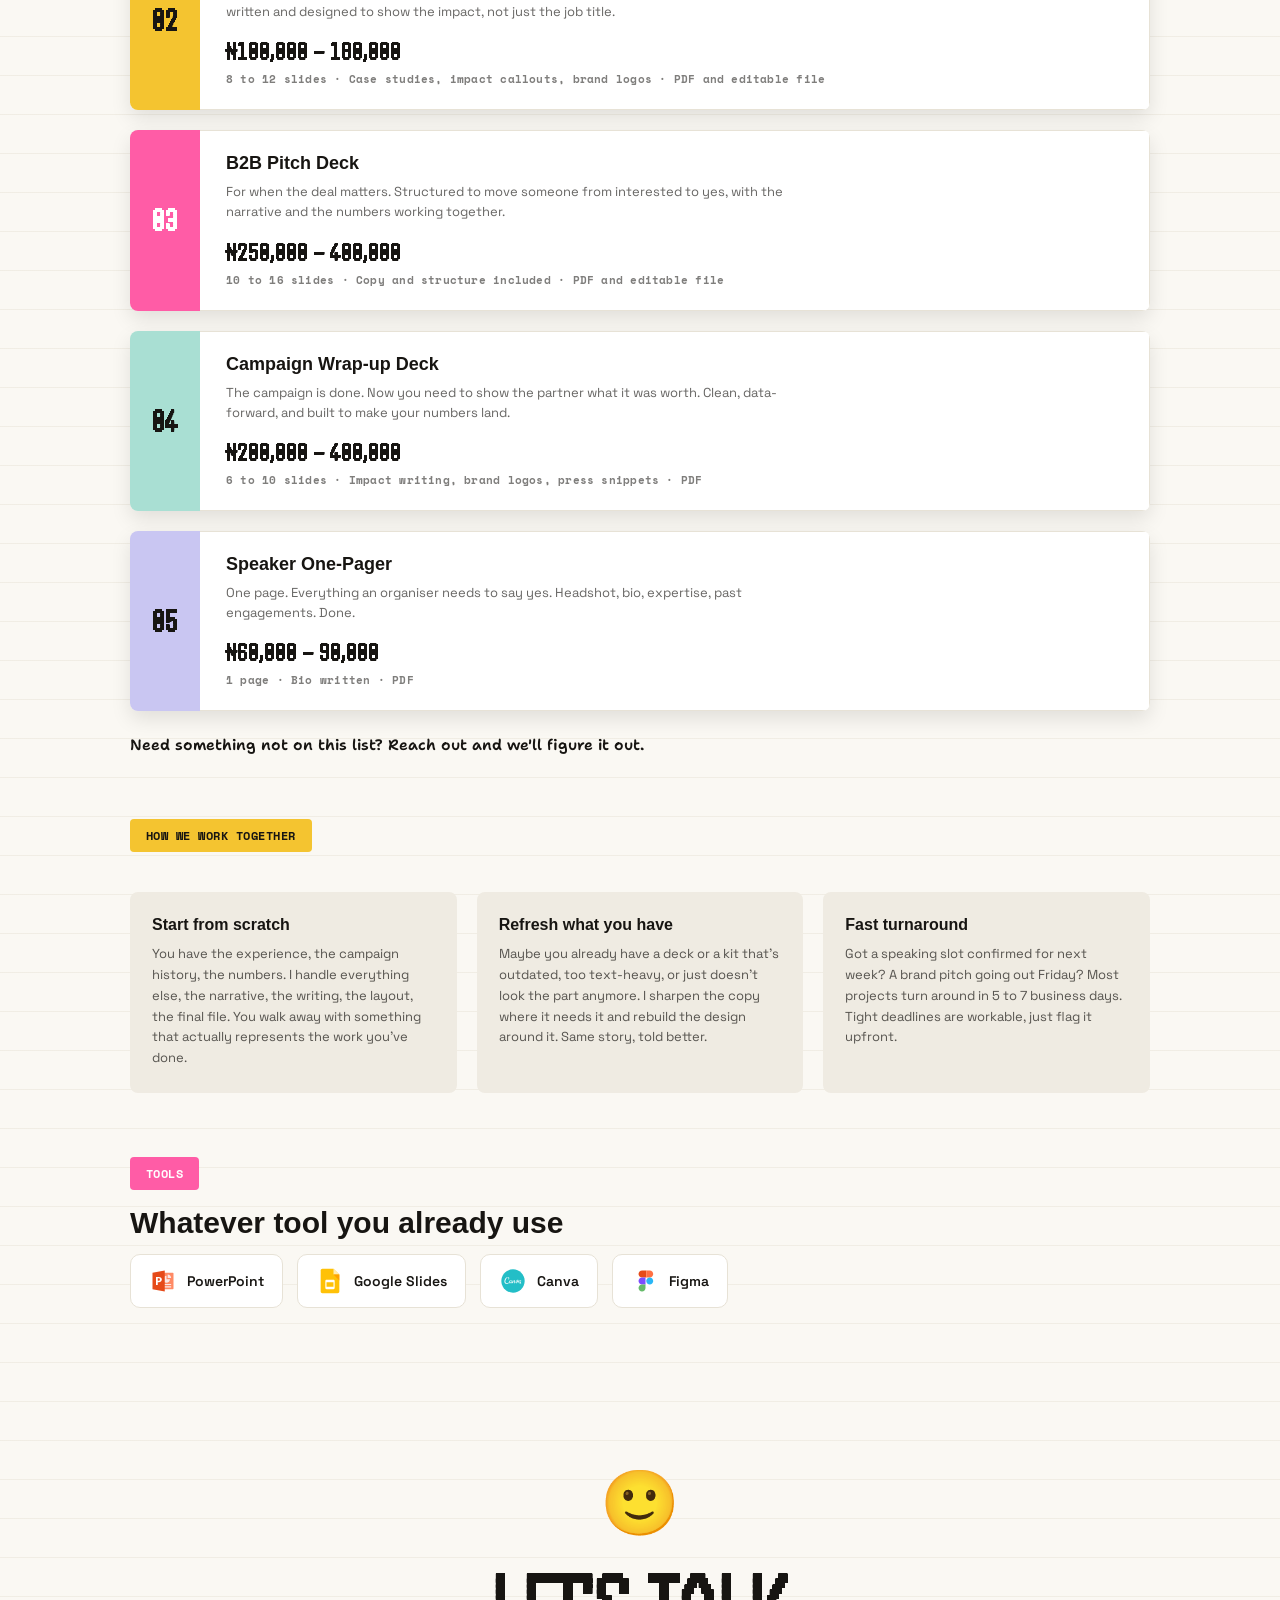
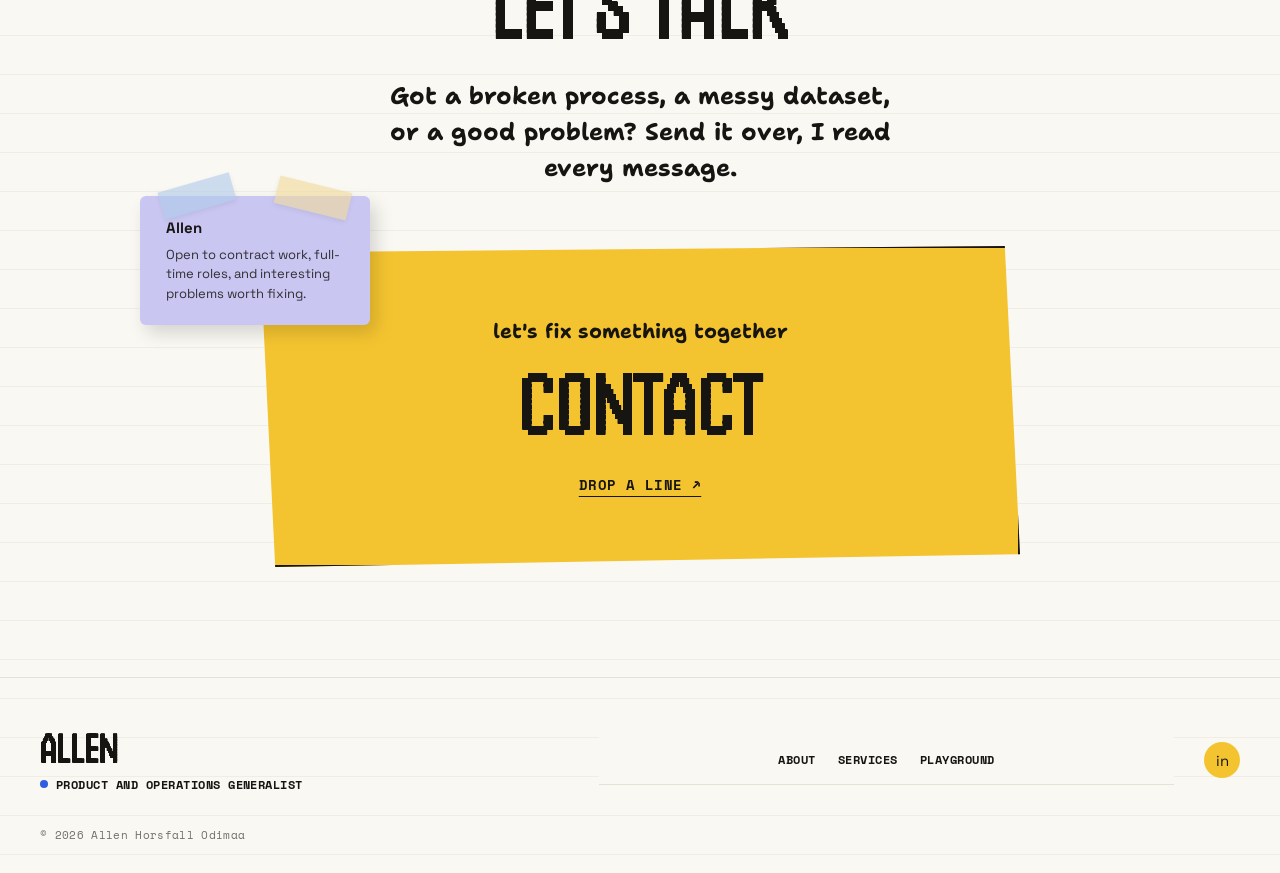
<file: pitch-deck-design.html>
<!DOCTYPE html>
<html lang="en">
<head>
<meta charset="UTF-8">
<meta name="viewport" content="width=device-width, initial-scale=1">
<title>Allen — Pitch Deck Design</title>
<link rel="icon" type="image/png" href="favicon.png">

<link rel="preconnect" href="https://fonts.googleapis.com">
<link href="https://fonts.googleapis.com/css2?family=Handjet:wght@400..900&family=Shantell+Sans:wght@400;600;700&family=Space+Mono:wght@400;700&family=Space+Grotesk:wght@500;600;700&display=swap" rel="stylesheet">
<link rel="stylesheet" href="styles.css">
</head>
<body>
  <nav>
    <div class="logo">🙂</div>
    <div class="nav-collapsible" id="navCollapsible">
      <a class="nav-link" href="index.html">★ HOME</a>
      <a class="nav-link" href="about.html">👤 ABOUT</a>
      <a class="nav-link active" href="services.html">▦ SERVICES</a>
      <a class="nav-link" href="playground.html">◆ PLAYGROUND</a>
      <div class="nav-spacer"></div>
      <a class="contact-btn" href="contact.html">♡ CONTACT</a>
    </div>
    <a class="social li" href="https://www.linkedin.com/in/odimaa-allen-horsfall/" target="_blank" rel="noopener">in</a>
    <button class="hamburger" id="hamburgerBtn" aria-label="Toggle menu">
      <span></span><span></span><span></span>
    </button>
  </nav>


  <div class="pd-page">

    <div class="pd-hero reveal">
      <div class="pd-eyebrow">✦ SERVICE 03</div>
      <h1 class="pd-title">Pitch Deck Design</h1>
      <p class="pd-lead">Decks built to get the yes, not just look nice. Structure, design, and the data story, handled end to end.</p>
    </div>

    <div class="pd-carousel reveal" id="deckCarousel">
      <button class="svc-car-arrow prev" type="button" aria-label="Previous deck type">‹</button>
      <div class="svc-car-track">
        <div class="svc-car-slide active"><img src="images/services/pitch-portfolio.jpg" alt="Proof of Work Portfolio sample slide"><span class="svc-car-label">Proof of Work Portfolio</span></div>
        <div class="svc-car-slide"><img src="images/services/pitch-b2b.jpg" alt="B2B Pitch Deck sample slide"><span class="svc-car-label">B2B Pitch Deck</span></div>
        <div class="svc-car-slide"><img src="images/services/pitch-campaign.jpg" alt="Campaign Wrap-up Deck sample slide"><span class="svc-car-label">Campaign Wrap-up Deck</span></div>
        <div class="svc-car-slide"><img src="images/services/pitch-hero.jpg" alt="Startup Pitch Deck sample slide"><span class="svc-car-label">Startup Pitch Deck</span></div>
      </div>
      <button class="svc-car-arrow next" type="button" aria-label="Next deck type">›</button>
      <div class="svc-car-dots">
        <span class="svc-car-dot active"></span>
        <span class="svc-car-dot"></span>
        <span class="svc-car-dot"></span>
        <span class="svc-car-dot"></span>
      </div>
    </div>

    <section class="pd-block reveal">
      <div class="pd-tag pink">A SPECIALIST PRACTICE</div>
      <h2 class="pd-block-title">Pitch deck design for investor and B2B communications</h2>
      <p class="pd-block-copy">I write and design decks for people who need to walk into a room and be taken seriously, a first pitch, a sponsor deck, a campaign wrap-up, whatever the room calls for.</p>
    </section>

    <section class="pd-block reveal">
      <div class="pd-tag gold">WHO IT'S FOR</div>
      <div class="pd-persona-grid reveal-group">
        <div class="pd-persona blue reveal-item">
          <div class="tape blue tl"></div>
          <h3>Media &amp; Entertainment Professionals</h3>
          <p>People who've done serious work across campaigns, partnerships, and platforms, but whose career story lives in their head, not on a page.</p>
          <div class="pd-persona-tags">
            <span>Proof of Work Portfolios</span>
            <span>Partnership &amp; Campaign Decks</span>
            <span>Campaign Wrap-up Reports</span>
          </div>
        </div>
        <div class="pd-persona gold reveal-item">
          <div class="tape yellow tr"></div>
          <h3>Executives &amp; Senior Leaders</h3>
          <p>High-level professionals who need a document that does the introducing before they walk in.</p>
          <div class="pd-persona-tags">
            <span>Executive Media Kits</span>
            <span>Speaker One-Pagers</span>
            <span>Board &amp; Stakeholder Decks</span>
          </div>
        </div>
        <div class="pd-persona pink reveal-item">
          <div class="tape blue tl"></div>
          <h3>Agencies &amp; Brand Teams</h3>
          <p>Teams pitching to sponsors, or reporting back to partners once a campaign closes.</p>
          <div class="pd-persona-tags">
            <span>B2B Sponsorship Pitch Decks</span>
            <span>Campaign Wrap-up Decks</span>
            <span>Brand Partnership Proposals</span>
          </div>
        </div>
        <div class="pd-persona mint reveal-item">
          <div class="tape yellow tr"></div>
          <h3>Freelancers &amp; Consultants</h3>
          <p>Skilled people whose work speaks for itself, but whose documents don't, yet.</p>
          <div class="pd-persona-tags">
            <span>Proof of Work Portfolios</span>
            <span>Rate Cards &amp; Service Decks</span>
            <span>Client Proposal Templates</span>
          </div>
        </div>
      </div>
    </section>

    <section class="pd-quote reveal">
      <p>I build documents that open doors.</p>
      <span class="pd-quote-sub">Not templates. Not Canva exports. Written and designed from scratch around the person, the project, and the room they're trying to get into.</span>
    </section>

    <section class="pd-block reveal">
      <div class="pd-tag mint">WHAT'S INCLUDED</div>
      <h2 class="pd-block-title">Everything the document needs, in one place</h2>
      <p class="pd-block-copy">Most people come with raw material, a career history, a campaign they ran, a pitch they need to make. I take that and handle everything it takes to turn it into something that works.</p>
      <div class="pd-accordion reveal-group" id="featureAccordion">
        <div class="pd-acc-item reveal-item open">
          <button class="pd-acc-head" type="button">
            <span class="pd-acc-num">01</span>
            <span class="pd-acc-title">Story &amp; Narrative</span>
            <span class="pd-acc-plus">+</span>
          </button>
          <div class="pd-acc-panel">
            <p>Finding the thread that connects your experience, your work, and what you want the reader to do next. This is where most documents fall apart, and where I start.</p>
          </div>
        </div>
        <div class="pd-acc-item reveal-item">
          <button class="pd-acc-head" type="button">
            <span class="pd-acc-num">02</span>
            <span class="pd-acc-title">Writing &amp; Copy</span>
            <span class="pd-acc-plus">+</span>
          </button>
          <div class="pd-acc-panel">
            <p>Bio, case study framing, impact language, service descriptions. Written in your voice, not mine.</p>
          </div>
        </div>
        <div class="pd-acc-item reveal-item">
          <button class="pd-acc-head" type="button">
            <span class="pd-acc-num">03</span>
            <span class="pd-acc-title">Layout &amp; Design</span>
            <span class="pd-acc-plus">+</span>
          </button>
          <div class="pd-acc-panel">
            <p>Clean, typographic, built to hold up in a boardroom or an inbox. No generic templates.</p>
          </div>
        </div>
        <div class="pd-acc-item reveal-item">
          <button class="pd-acc-head" type="button">
            <span class="pd-acc-num">04</span>
            <span class="pd-acc-title">Data &amp; Results</span>
            <span class="pd-acc-plus">+</span>
          </button>
          <div class="pd-acc-panel">
            <p>Your numbers presented so the impact is legible. Impressions, partnership counts, campaign reach, revenue, whatever you have.</p>
          </div>
        </div>
        <div class="pd-acc-item reveal-item">
          <button class="pd-acc-head" type="button">
            <span class="pd-acc-num">05</span>
            <span class="pd-acc-title">Visual Identity</span>
            <span class="pd-acc-plus">+</span>
          </button>
          <div class="pd-acc-panel">
            <p>Colour, type, and layout choices that feel intentional and consistent across every page. Not decoration, structure.</p>
          </div>
        </div>
      </div>
      <p class="pd-block-note">One engagement, one person handling all of it. You don't need a copywriter and a designer, then have to manage both. That's the point.</p>
    </section>

    <section class="pd-block reveal">
      <div class="pd-tag blue">PRICING</div>
      <h2 class="pd-block-title">What people come back for</h2>
      <div class="pd-price-grid reveal-group">
        <div class="pd-price-card reveal-item">
          <div class="pd-price-tab blue">01</div>
          <div class="pd-price-body">
            <h3>Executive Media Kit</h3>
            <p class="pd-price-desc">You’ve done the work. This makes sure the right people can see it. A career narrative written and designed from scratch, built for the rooms you’re trying to get into.</p>
            <div class="pd-price-tag">₦150,000 – 250,000</div>
            <div class="pd-price-meta">3 to 5 pages · Bio, career journey, case studies · PDF and editable file</div>
          </div>
        </div>
        <div class="pd-price-card reveal-item">
          <div class="pd-price-tab gold">02</div>
          <div class="pd-price-body">
            <h3>Proof of Work Portfolio</h3>
            <p class="pd-price-desc">Not a CV. Not a LinkedIn export. A document built around what you actually delivered, written and designed to show the impact, not just the job title.</p>
            <div class="pd-price-tag">₦100,000 – 180,000</div>
            <div class="pd-price-meta">8 to 12 slides · Case studies, impact callouts, brand logos · PDF and editable file</div>
          </div>
        </div>
        <div class="pd-price-card reveal-item">
          <div class="pd-price-tab pink">03</div>
          <div class="pd-price-body">
            <h3>B2B Pitch Deck</h3>
            <p class="pd-price-desc">For when the deal matters. Structured to move someone from interested to yes, with the narrative and the numbers working together.</p>
            <div class="pd-price-tag">₦250,000 – 400,000</div>
            <div class="pd-price-meta">10 to 16 slides · Copy and structure included · PDF and editable file</div>
          </div>
        </div>
        <div class="pd-price-card reveal-item">
          <div class="pd-price-tab mint">04</div>
          <div class="pd-price-body">
            <h3>Campaign Wrap-up Deck</h3>
            <p class="pd-price-desc">The campaign is done. Now you need to show the partner what it was worth. Clean, data-forward, and built to make your numbers land.</p>
            <div class="pd-price-tag">₦200,000 – 400,000</div>
            <div class="pd-price-meta">6 to 10 slides · Impact writing, brand logos, press snippets · PDF</div>
          </div>
        </div>
        <div class="pd-price-card reveal-item">
          <div class="pd-price-tab lav">05</div>
          <div class="pd-price-body">
            <h3>Speaker One-Pager</h3>
            <p class="pd-price-desc">One page. Everything an organiser needs to say yes. Headshot, bio, expertise, past engagements. Done.</p>
            <div class="pd-price-tag">₦60,000 – 90,000</div>
            <div class="pd-price-meta">1 page · Bio written · PDF</div>
          </div>
        </div>
      </div>
      <p class="pd-block-note">Need something not on this list? Reach out and we'll figure it out.</p>
    </section>

    <section class="pd-block reveal">
      <div class="pd-tag gold">HOW WE WORK TOGETHER</div>
      <div class="pd-engage-grid reveal-group">
        <div class="pd-engage-card reveal-item">
          <h3>Start from scratch</h3>
          <p>You have the experience, the campaign history, the numbers. I handle everything else, the narrative, the writing, the layout, the final file. You walk away with something that actually represents the work you've done.</p>
        </div>
        <div class="pd-engage-card reveal-item">
          <h3>Refresh what you have</h3>
          <p>Maybe you already have a deck or a kit that's outdated, too text-heavy, or just doesn't look the part anymore. I sharpen the copy where it needs it and rebuild the design around it. Same story, told better.</p>
        </div>
        <div class="pd-engage-card reveal-item">
          <h3>Fast turnaround</h3>
          <p>Got a speaking slot confirmed for next week? A brand pitch going out Friday? Most projects turn around in 5 to 7 business days. Tight deadlines are workable, just flag it upfront.</p>
        </div>
      </div>
    </section>

    <section class="pd-block reveal">
      <div class="pd-tag pink">TOOLS</div>
      <h2 class="pd-block-title">Whatever tool you already use</h2>
      <div class="svc-tools-row">
        <div class="svc-tool-badge">
          <img src="images/tools/powerpoint.svg" alt="PowerPoint">
          <span>PowerPoint</span>
        </div>
        <div class="svc-tool-badge">
          <img src="images/tools/google-slides.svg" alt="Google Slides">
          <span>Google Slides</span>
        </div>
        <div class="svc-tool-badge">
          <img src="images/tools/canva.svg" alt="Canva">
          <span>Canva</span>
        </div>
        <div class="svc-tool-badge">
          <img src="images/tools/figma.svg" alt="Figma">
          <span>Figma</span>
        </div>
      </div>
    </section>

  </div>


  <div class="cta-talk">
    <div class="cta-smiley reveal">🙂</div>
    <h2 class="cta-heading reveal">LET'S TALK</h2>
    <p class="cta-sub reveal">Got a broken process, a messy dataset, or a good problem? Send it over, I read every message.</p>

    <div class="cta-stage reveal-group">
      <div class="cta-note reveal-item">
        <div class="tape blue tl"></div>
        <div class="tape yellow tr"></div>
        <div class="cta-note-name">Allen</div>
        <p class="cta-note-text">Open to contract work, full-time roles, and interesting problems worth fixing.</p>
      </div>

      <div class="cta-panel reveal-item">
        <p class="cta-panel-sub">let's fix something together</p>
        <h3 class="cta-panel-title">CONTACT</h3>
        <a class="cta-panel-link" href="contact.html">DROP A LINE ↗</a>
      </div>
    </div>
  </div>

  <footer class="site-footer">
    <div class="footer-top">
      <div class="footer-brand">
        <div class="footer-name">ALLEN</div>
        <div class="footer-role"><span class="dot"></span> PRODUCT AND OPERATIONS GENERALIST</div>
      </div>
      <nav class="footer-nav">
        <a href="about.html">ABOUT</a>
        <a href="services.html">SERVICES</a>
        <a href="playground.html">PLAYGROUND</a>
      </nav>
      <a class="social li" href="https://www.linkedin.com/in/odimaa-allen-horsfall/" target="_blank" rel="noopener">in</a>
    </div>
    <div class="footer-bottom">
      <span>© 2026 Allen Horsfall Odimaa</span>
    </div>
  </footer>

  <script src="script.js"></script>
</body>
</html>
</file>
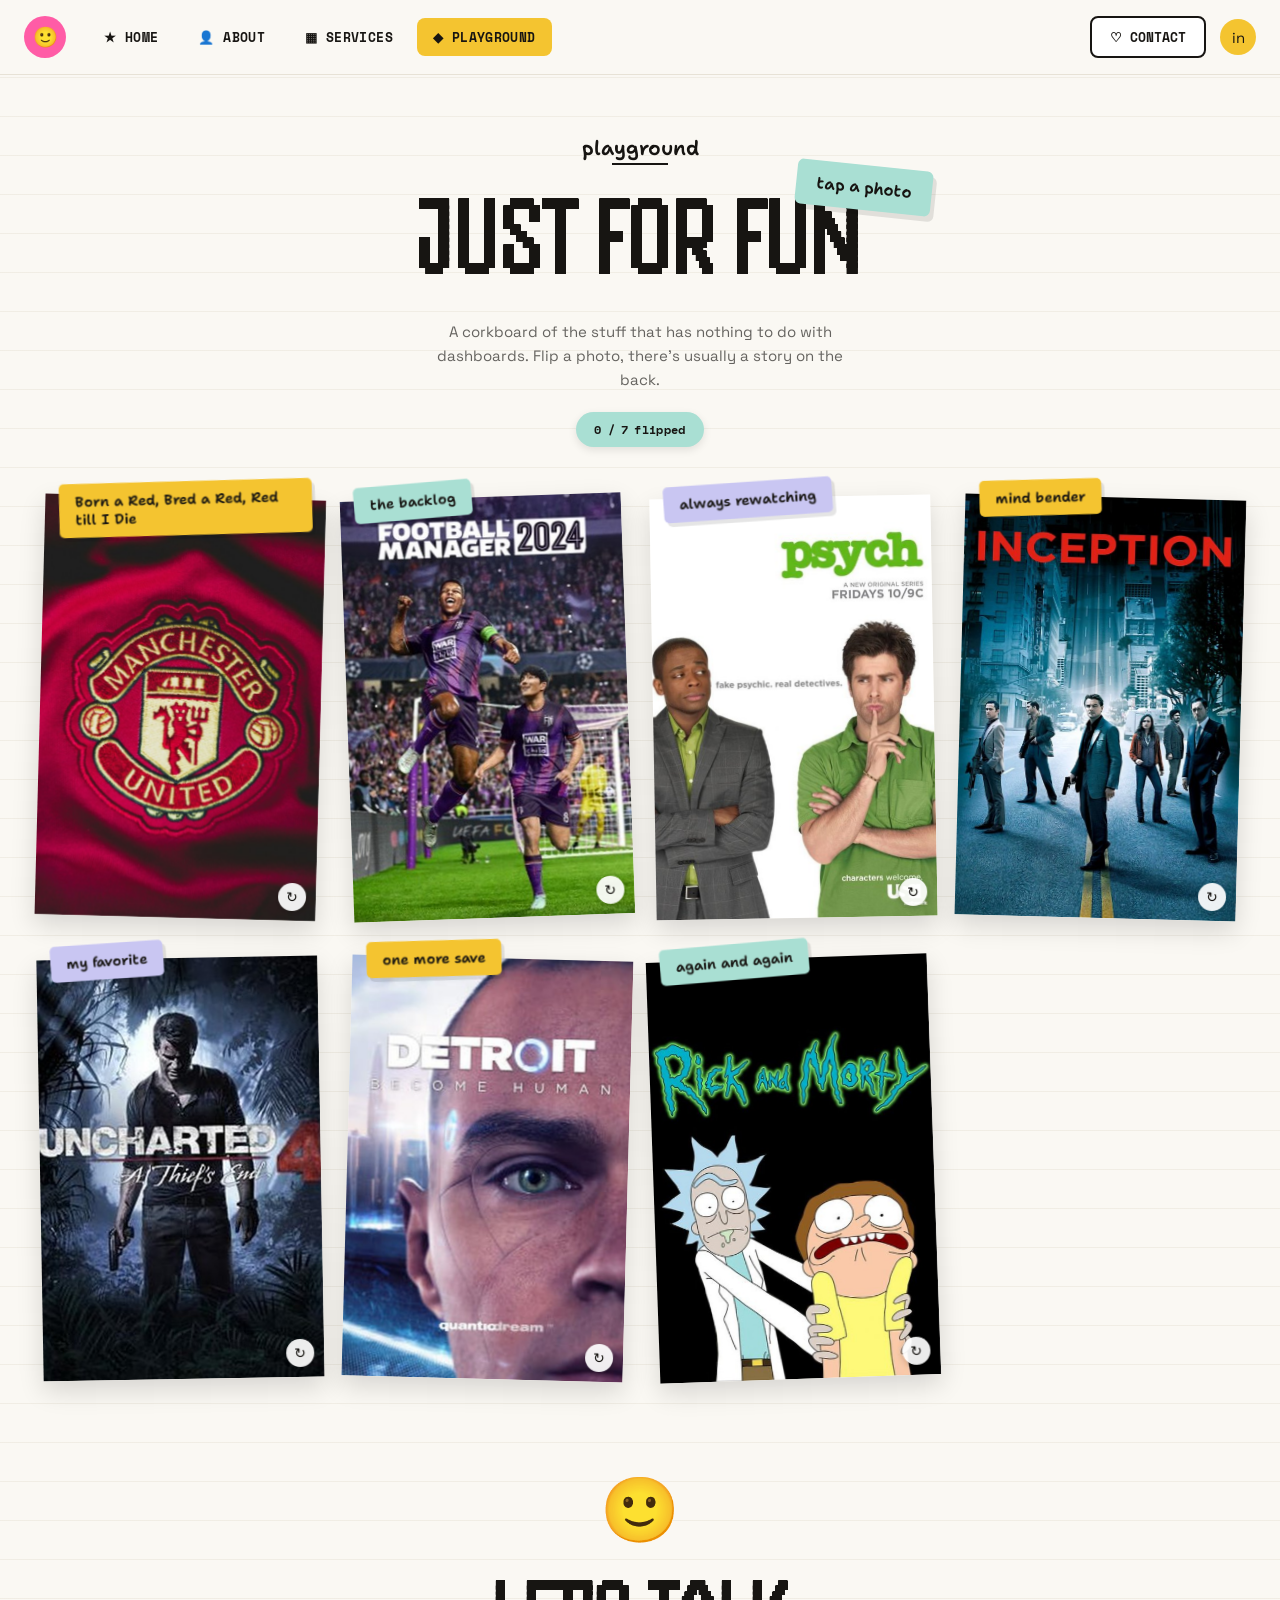
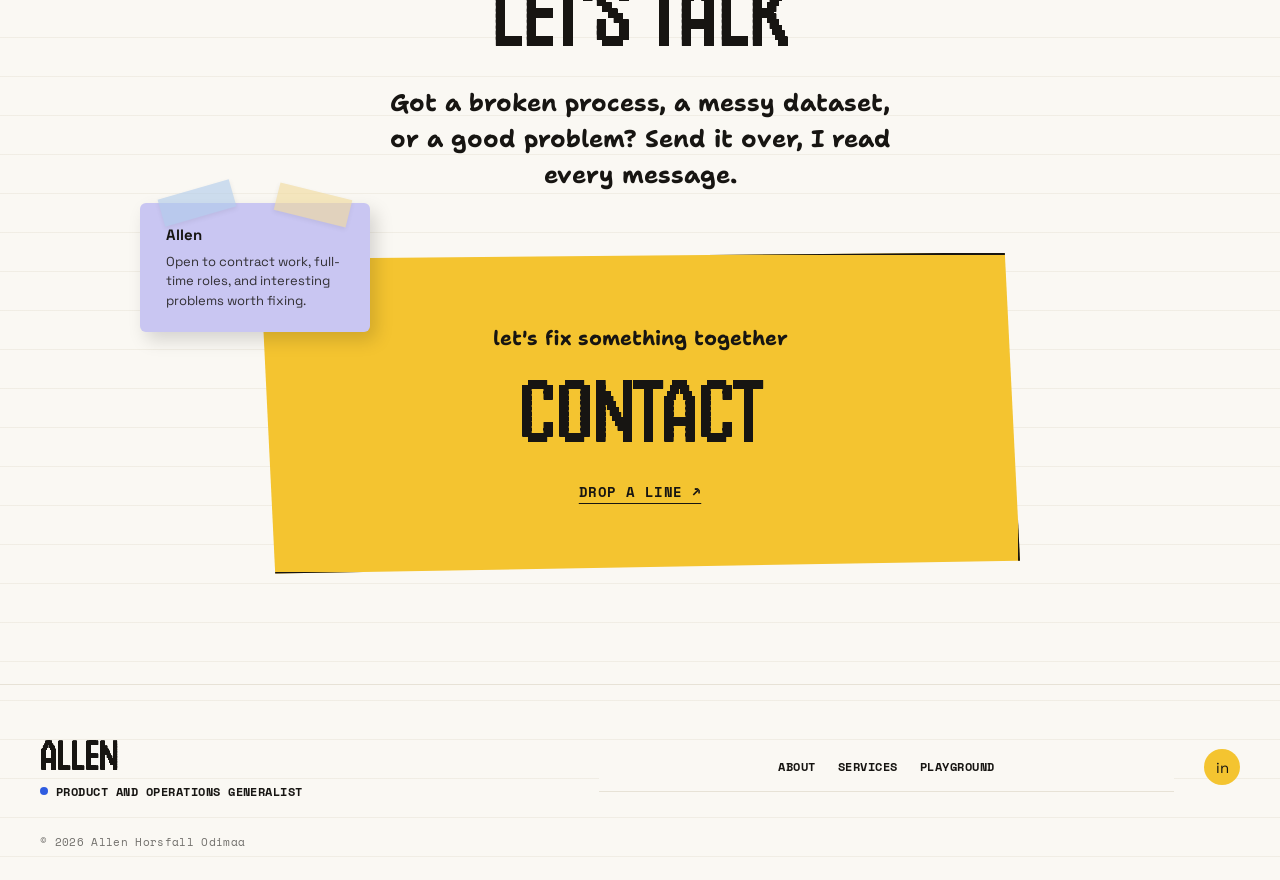
<file: playground.html>
<!DOCTYPE html>
<html lang="en">
<head>
<meta charset="UTF-8">
<meta name="viewport" content="width=device-width, initial-scale=1">
<title>Allen — Playground</title>
<link rel="icon" type="image/png" href="favicon.png">

<link rel="preconnect" href="https://fonts.googleapis.com">
<link href="https://fonts.googleapis.com/css2?family=Handjet:wght@400..900&family=Shantell+Sans:wght@400;600;700&family=Space+Mono:wght@400;700&family=Space+Grotesk:wght@500;600;700&display=swap" rel="stylesheet">
<link rel="stylesheet" href="styles.css">
</head>
<body>
  <nav>
    <div class="logo">🙂</div>
    <div class="nav-collapsible" id="navCollapsible">
      <a class="nav-link" href="index.html">★ HOME</a>
      <a class="nav-link" href="about.html">👤 ABOUT</a>
      <a class="nav-link" href="services.html">▦ SERVICES</a>
      <a class="nav-link active" href="playground.html">◆ PLAYGROUND</a>
      <div class="nav-spacer"></div>
      <a class="contact-btn" href="contact.html">♡ CONTACT</a>
    </div>
    <a class="social li" href="https://www.linkedin.com/in/odimaa-allen-horsfall/" target="_blank" rel="noopener">in</a>
    <button class="hamburger" id="hamburgerBtn" aria-label="Toggle menu">
      <span></span><span></span><span></span>
    </button>
  </nav>


  <div class="pg-page">
    <div class="pg-intro">
      <div class="pg-label">playground<span class="ul"></span></div>
      <div class="pg-heading-wrap">
        <h1 class="pg-heading">JUST FOR FUN</h1>
        <div class="pg-float-tag">tap a photo</div>
      </div>
      <p class="pg-intro-sub">A corkboard of the stuff that has nothing to do with dashboards. Flip a photo, there's usually a story on the back.</p>
      <div class="pg-progress" id="pgProgress">
        <span id="pgProgressCount">0</span> / <span id="pgProgressTotal">7</span> flipped
      </div>
    </div>

    <div class="pg-board reveal-group">
      <div class="pg-card reveal-item">
        <button class="pg-flip" type="button" aria-label="Flip photo">
          <div class="pg-face-inner">
            <div class="pg-face pg-front">
              <div class="pg-note gold">Born a Red, Bred a Red, Red till I Die</div>
              <img class="pg-photo" src="images/playground/man-utd.jpg" alt="Manchester United">
              <div class="pg-flip-hint">↻</div>
            </div>
            <div class="pg-face pg-back">
              <p class="pg-back-text">still not over 2013.</p>
            </div>
          </div>
        </button>
      </div>

      <div class="pg-card reveal-item">
        <button class="pg-flip" type="button" aria-label="Flip photo">
          <div class="pg-face-inner">
            <div class="pg-face pg-front">
              <div class="pg-note lav">my favorite</div>
              <img class="pg-photo" src="images/playground/uncharted.jpg" alt="Uncharted 4">
              <div class="pg-flip-hint">↻</div>
            </div>
            <div class="pg-face pg-back">
              <p class="pg-back-text">played it three times just for the ending.</p>
            </div>
          </div>
        </button>
      </div>

      <div class="pg-card reveal-item">
        <button class="pg-flip" type="button" aria-label="Flip photo">
          <div class="pg-face-inner">
            <div class="pg-face pg-front">
              <div class="pg-note mint">the backlog</div>
              <img class="pg-photo" src="images/playground/football-manager.jpg" alt="Football Manager 2024">
              <div class="pg-flip-hint">↻</div>
            </div>
            <div class="pg-face pg-back">
              <p class="pg-back-text">three saves deep and lying about it.</p>
            </div>
          </div>
        </button>
      </div>

      <div class="pg-card reveal-item">
        <button class="pg-flip" type="button" aria-label="Flip photo">
          <div class="pg-face-inner">
            <div class="pg-face pg-front">
              <div class="pg-note gold">one more save</div>
              <img class="pg-photo" src="images/playground/detroit.jpg" alt="Detroit: Become Human">
              <div class="pg-flip-hint">↻</div>
            </div>
            <div class="pg-face pg-back">
              <p class="pg-back-text">still think about the choice I got wrong.</p>
            </div>
          </div>
        </button>
      </div>

      <div class="pg-card reveal-item">
        <button class="pg-flip" type="button" aria-label="Flip photo">
          <div class="pg-face-inner">
            <div class="pg-face pg-front">
              <div class="pg-note lav">always rewatching</div>
              <img class="pg-photo" src="images/playground/psych.jpg" alt="Psych">
              <div class="pg-flip-hint">↻</div>
            </div>
            <div class="pg-face pg-back">
              <p class="pg-back-text">the pineapple's in there.</p>
            </div>
          </div>
        </button>
      </div>

      <div class="pg-card reveal-item">
        <button class="pg-flip" type="button" aria-label="Flip photo">
          <div class="pg-face-inner">
            <div class="pg-face pg-front">
              <div class="pg-note mint">again and again</div>
              <img class="pg-photo" src="images/playground/rick-and-morty.jpg" alt="Rick and Morty">
              <div class="pg-flip-hint">↻</div>
            </div>
            <div class="pg-face pg-back">
              <p class="pg-back-text">the sad episodes hit different on a rewatch.</p>
            </div>
          </div>
        </button>
      </div>

      <div class="pg-card reveal-item">
        <button class="pg-flip" type="button" aria-label="Flip photo">
          <div class="pg-face-inner">
            <div class="pg-face pg-front">
              <div class="pg-note gold">mind bender</div>
              <img class="pg-photo" src="images/playground/inception.jpg" alt="Inception">
              <div class="pg-flip-hint">↻</div>
            </div>
            <div class="pg-face pg-back">
              <p class="pg-back-text">still spinning.</p>
            </div>
          </div>
        </button>
      </div>
    </div>
  </div>


  <div class="cta-talk">
    <div class="cta-smiley reveal">🙂</div>
    <h2 class="cta-heading reveal">LET'S TALK</h2>
    <p class="cta-sub reveal">Got a broken process, a messy dataset, or a good problem? Send it over, I read every message.</p>

    <div class="cta-stage reveal-group">
      <div class="cta-note reveal-item">
        <div class="tape blue tl"></div>
        <div class="tape yellow tr"></div>
        <div class="cta-note-name">Allen</div>
        <p class="cta-note-text">Open to contract work, full-time roles, and interesting problems worth fixing.</p>
      </div>

      <div class="cta-panel reveal-item">
        <p class="cta-panel-sub">let's fix something together</p>
        <h3 class="cta-panel-title">CONTACT</h3>
        <a class="cta-panel-link" href="contact.html">DROP A LINE ↗</a>
      </div>
    </div>
  </div>

  <footer class="site-footer">
    <div class="footer-top">
      <div class="footer-brand">
        <div class="footer-name">ALLEN</div>
        <div class="footer-role"><span class="dot"></span> PRODUCT AND OPERATIONS GENERALIST</div>
      </div>
      <nav class="footer-nav">
        <a href="about.html">ABOUT</a>
        <a href="services.html">SERVICES</a>
        <a href="playground.html">PLAYGROUND</a>
      </nav>
      <a class="social li" href="https://www.linkedin.com/in/odimaa-allen-horsfall/" target="_blank" rel="noopener">in</a>
    </div>
    <div class="footer-bottom">
      <span>© 2026 Allen Horsfall Odimaa</span>
    </div>
  </footer>

  <script src="script.js"></script>
</body>
</html>
</file>
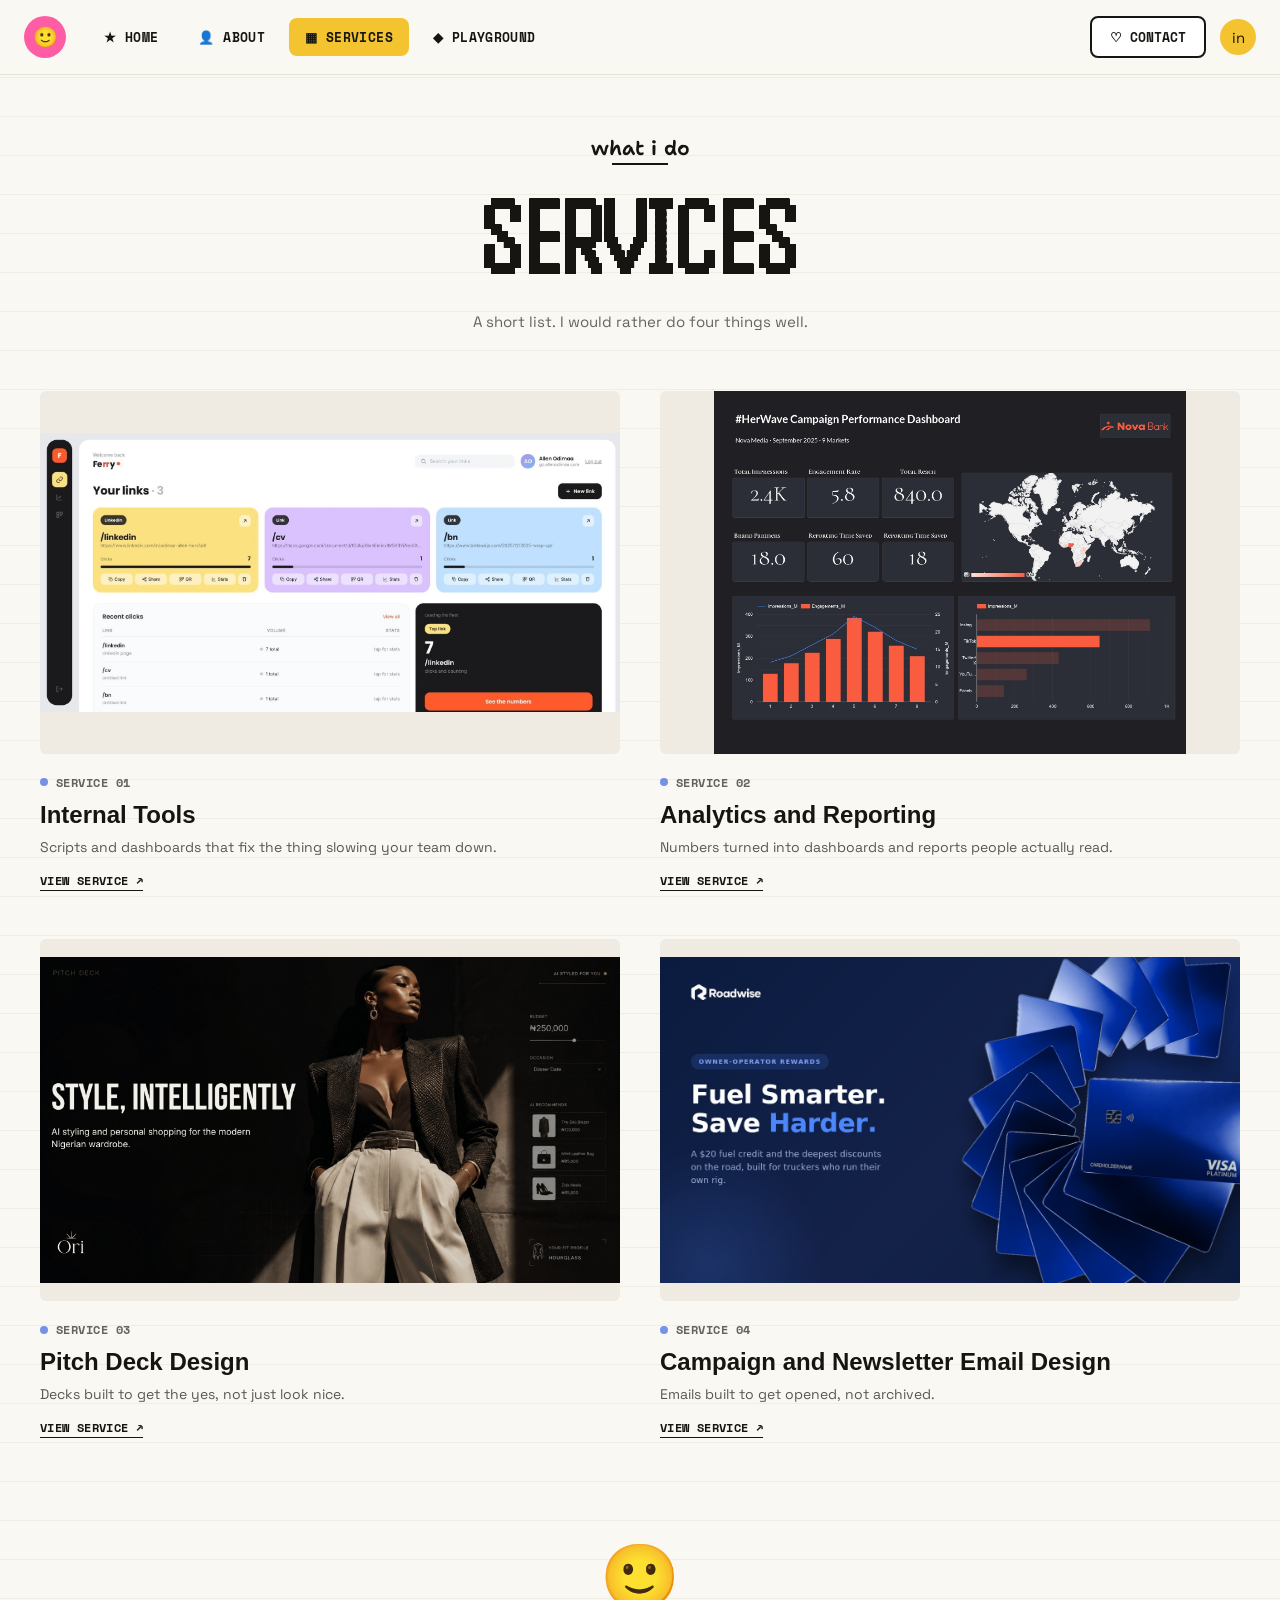
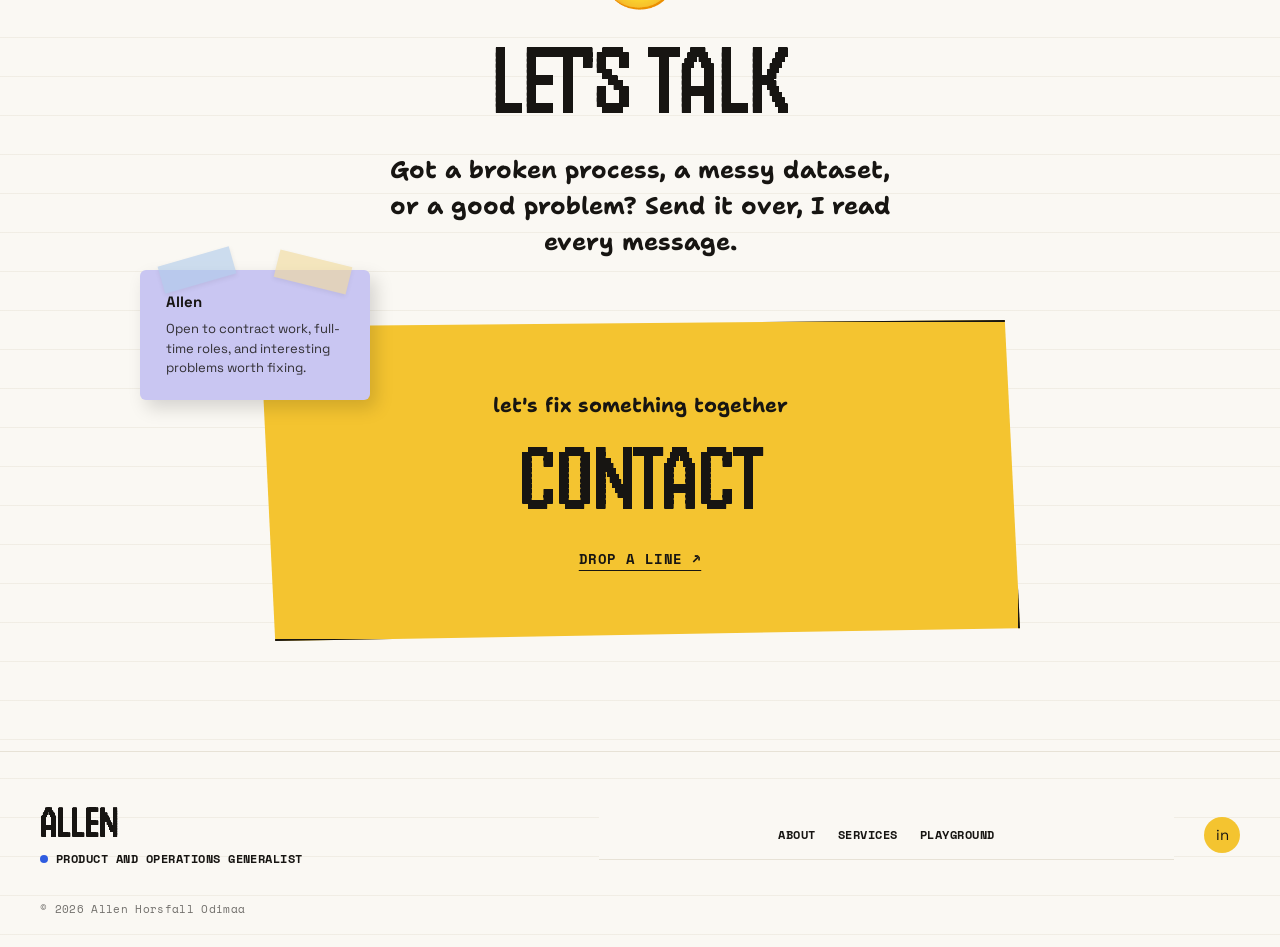
<file: services.html>
<!DOCTYPE html>
<html lang="en">
<head>
<meta charset="UTF-8">
<meta name="viewport" content="width=device-width, initial-scale=1">
<title>Allen — Services</title>
<link rel="icon" type="image/png" href="favicon.png">

<link rel="preconnect" href="https://fonts.googleapis.com">
<link href="https://fonts.googleapis.com/css2?family=Handjet:wght@400..900&family=Shantell+Sans:wght@400;600;700&family=Space+Mono:wght@400;700&family=Space+Grotesk:wght@500;600;700&display=swap" rel="stylesheet">
<link rel="stylesheet" href="styles.css">
</head>
<body>
  <nav>
    <div class="logo">🙂</div>
    <div class="nav-collapsible" id="navCollapsible">
      <a class="nav-link" href="index.html">★ HOME</a>
      <a class="nav-link" href="about.html">👤 ABOUT</a>
      <a class="nav-link active" href="services.html">▦ SERVICES</a>
      <a class="nav-link" href="playground.html">◆ PLAYGROUND</a>
      <div class="nav-spacer"></div>
      <a class="contact-btn" href="contact.html">♡ CONTACT</a>
    </div>
    <a class="social li" href="https://www.linkedin.com/in/odimaa-allen-horsfall/" target="_blank" rel="noopener">in</a>
    <button class="hamburger" id="hamburgerBtn" aria-label="Toggle menu">
      <span></span><span></span><span></span>
    </button>
  </nav>


  <div class="svc-page">
    <div class="svc-intro">
      <div class="svc-label">what i do<span class="ul"></span></div>
      <h1 class="svc-heading">SERVICES</h1>
      <div class="svc-sub">A short list. I would rather do four things well.</div>
    </div>

    <div class="svc-grid reveal-group">
      <div class="svc-card reveal-item">
        <div class="svc-photo grad-1"><img src="images/tools-page/ferry-main.jpg" alt="Internal Tools sample"></div>
        <div class="svc-eyebrow"><span class="dot"></span> SERVICE 01</div>
        <h3 class="svc-title">Internal Tools</h3>
        <p class="svc-desc">Scripts and dashboards that fix the thing slowing your team down.</p>
        <a class="svc-link" href="internal-tools.html">VIEW SERVICE ↗</a>
      </div>

      <div class="svc-card reveal-item">
        <div class="svc-photo grad-2"><img src="images/analytics/dashboard-mockup.jpg" alt="Analytics and Reporting sample"></div>
        <div class="svc-eyebrow"><span class="dot"></span> SERVICE 02</div>
        <h3 class="svc-title">Analytics and Reporting</h3>
        <p class="svc-desc">Numbers turned into dashboards and reports people actually read.</p>
        <a class="svc-link" href="analytics-and-reporting.html">VIEW SERVICE ↗</a>
      </div>

      <div class="svc-card reveal-item">
        <div class="svc-photo grad-3"><img src="images/services/pitch-hero.jpg" alt="Pitch Deck Design sample"></div>
        <div class="svc-eyebrow"><span class="dot"></span> SERVICE 03</div>
        <h3 class="svc-title">Pitch Deck Design</h3>
        <p class="svc-desc">Decks built to get the yes, not just look nice.</p>
        <a class="svc-link" href="pitch-deck-design.html">VIEW SERVICE ↗</a>
      </div>

      <div class="svc-card reveal-item">
        <div class="svc-photo grad-4"><img src="images/email/email-thumbnail.jpg" alt="Campaign and Newsletter Email Design sample"></div>
        <div class="svc-eyebrow"><span class="dot"></span> SERVICE 04</div>
        <h3 class="svc-title">Campaign and Newsletter Email Design</h3>
        <p class="svc-desc">Emails built to get opened, not archived.</p>
        <a class="svc-link" href="email-design.html">VIEW SERVICE ↗</a>
      </div>
    </div>
  </div>


  <div class="cta-talk">
    <div class="cta-smiley reveal">🙂</div>
    <h2 class="cta-heading reveal">LET'S TALK</h2>
    <p class="cta-sub reveal">Got a broken process, a messy dataset, or a good problem? Send it over, I read every message.</p>

    <div class="cta-stage reveal-group">
      <div class="cta-note reveal-item">
        <div class="tape blue tl"></div>
        <div class="tape yellow tr"></div>
        <div class="cta-note-name">Allen</div>
        <p class="cta-note-text">Open to contract work, full-time roles, and interesting problems worth fixing.</p>
      </div>

      <div class="cta-panel reveal-item">
        <p class="cta-panel-sub">let's fix something together</p>
        <h3 class="cta-panel-title">CONTACT</h3>
        <a class="cta-panel-link" href="contact.html">DROP A LINE ↗</a>
      </div>
    </div>
  </div>

  <footer class="site-footer">
    <div class="footer-top">
      <div class="footer-brand">
        <div class="footer-name">ALLEN</div>
        <div class="footer-role"><span class="dot"></span> PRODUCT AND OPERATIONS GENERALIST</div>
      </div>
      <nav class="footer-nav">
        <a href="about.html">ABOUT</a>
        <a href="services.html">SERVICES</a>
        <a href="playground.html">PLAYGROUND</a>
      </nav>
      <a class="social li" href="https://www.linkedin.com/in/odimaa-allen-horsfall/" target="_blank" rel="noopener">in</a>
    </div>
    <div class="footer-bottom">
      <span>© 2026 Allen Horsfall Odimaa</span>
    </div>
  </footer>

  <script src="script.js"></script>
</body>
</html>
</file>
<file: styles.css>
:root{
  --paper:#FAF8F3;
  --line:#E7E2D6;
  --ink:#171512;
  --mint:#A9DFD3;
  --gold:#F4C430;
  --orange:#F0653C;
  --blue:#2F5CE0;
  --pink:#FF5CA6;
}
*{box-sizing:border-box;}
html,body{margin:0;padding:0;}
body{
  font-family:'Space Grotesk',sans-serif;
  background:
    repeating-linear-gradient(to bottom, transparent 0px, transparent 38px, var(--line) 39px),
    var(--paper);
  color:var(--ink);
  min-height:100vh;
  overflow-x:hidden;
  position:relative;
}
@media (prefers-reduced-motion: reduce){
  *{animation-duration:0.001s !important; animation-iteration-count:1 !important; transition-duration:0.001s !important;}
}

/* PRELOADER */
#preloader{ position:fixed; inset:0; background:var(--paper); z-index:200; display:flex; align-items:center; justify-content:center; transition:opacity .6s ease, visibility .6s ease; }
#preloader.hide{opacity:0; visibility:hidden; pointer-events:none;}
.note{ background:var(--gold); border:2px solid var(--ink); border-radius:6px; padding:34px 44px; box-shadow:6px 6px 0 rgba(0,0,0,0.12); min-width:280px; text-align:center; }
.loader-percent{ font-family:'Handjet',sans-serif; font-weight:700; font-size:60px; line-height:1; }
.loader-bar{ width:100%; height:8px; background:rgba(0,0,0,0.15); border-radius:4px; overflow:hidden; margin:16px 0 14px; }
.loader-bar-fill{ height:100%; width:0%; background:var(--ink); }
.loader-status{ font-family:'Space Mono',monospace; font-size:13px; font-weight:700; letter-spacing:0.02em; min-height:18px; }

/* NAVBAR */
nav{ position:sticky; top:0; z-index:100; display:flex; align-items:center; gap:8px; padding:16px 24px; background:var(--paper); border-bottom:1px solid var(--line); }
.logo{ width:42px;height:42px;border-radius:50%; background:var(--pink); display:flex;align-items:center;justify-content:center; font-size:20px; margin-right:14px; flex-shrink:0; }
.nav-collapsible{ display:flex; align-items:center; gap:8px; flex:1; }
.nav-link{ display:flex;align-items:center;gap:7px; font-family:'Space Mono',monospace; font-weight:700; font-size:13px; letter-spacing:0.03em; padding:9px 16px; border-radius:8px; cursor:pointer; color:var(--ink); text-decoration:none; white-space:nowrap; }
.nav-link.active{background:var(--gold);}
.nav-link:not(.active):hover{background:#F0EDE4;}
.nav-spacer{flex:1; min-width:8px;}
.social{ width:36px;height:36px;border-radius:50%; display:flex;align-items:center;justify-content:center; margin-left:6px; color:var(--ink); font-size:15px; text-decoration:none; flex-shrink:0; background:var(--gold); }
.contact-btn{ display:flex;align-items:center;gap:7px; border:2px solid var(--ink); border-radius:8px; padding:9px 18px; margin-left:14px; font-family:'Space Mono',monospace; font-weight:700; font-size:13px; background:#fff; cursor:pointer; white-space:nowrap; text-decoration:none; color:var(--ink); }

.hamburger{
  display:none;
  width:42px; height:42px;
  align-items:center; justify-content:center;
  flex-direction:column; gap:4px;
  background:#fff;
  border:2px solid var(--ink);
  border-radius:8px;
  cursor:pointer;
  margin-left:6px;
  flex-shrink:0;
  padding:0;
}
.hamburger span{ width:18px; height:2px; background:var(--ink); transition:transform .2s ease, opacity .2s ease; }
.hamburger.active span:nth-child(1){ transform:translateY(6px) rotate(45deg); }
.hamburger.active span:nth-child(2){ opacity:0; }
.hamburger.active span:nth-child(3){ transform:translateY(-6px) rotate(-45deg); }

@media (max-width:640px){
  nav{ justify-content:space-between; }
  .hamburger{ display:flex; }
  .nav-collapsible{
    display:none;
    position:absolute; top:100%; left:0; right:0;
    background:var(--paper); border-bottom:1px solid var(--line);
    flex-direction:column; align-items:stretch; gap:6px;
    padding:14px 16px 18px; z-index:50;
  }
  .nav-collapsible.open{ display:flex; }
  .nav-spacer{ display:none; }
  .contact-btn{ margin-left:0; justify-content:center; }
}

/* HERO */
.hero{ max-width:1320px; margin:0 auto; padding:80px 40px 60px; position:relative; }
.tag-row{ position:relative; z-index:6; display:flex; justify-content:center; align-items:flex-end; gap:60px; margin-bottom:56px; flex-wrap:wrap; }
.tag{ font-family:'Space Mono',monospace; font-weight:700; font-size:15px; letter-spacing:0.03em; padding:12px 22px; border-radius:24px; box-shadow:0 0 0 5px #fff, 5px 6px 14px rgba(0,0,0,0.14); white-space:nowrap; }
.tag.made-things{ background:var(--mint); transform:rotate(-6deg); }
.tag.sweat{ background:var(--gold); transform:rotate(5deg); }

.robin-wrap{ display:flex; justify-content:center; }
.robin-stage{ position:relative; padding:34px 56px 30px; cursor:pointer; max-width:100%; }
.robin-stage svg.frame{ position:absolute; inset:-6px; width:calc(100% + 12px); height:calc(100% + 12px); overflow:visible; pointer-events:none; }
.robin-stage svg.frame path{ fill:none; stroke-width:3; stroke:var(--orange); }

.corner{ position:absolute; width:16px; height:16px; z-index:4; opacity:0; transition:opacity .25s ease .1s; }
.corner::before, .corner::after{ content:""; position:absolute; background:var(--ink); }
.corner-tl{ top:0; left:0; } .corner-tl::before{ width:16px; height:5px; top:0; left:0; } .corner-tl::after{ width:5px; height:16px; top:0; left:0; }
.corner-tr{ top:0; right:0; } .corner-tr::before{ width:16px; height:5px; top:0; right:0; } .corner-tr::after{ width:5px; height:16px; top:0; right:0; }
.corner-bl{ bottom:0; left:0; } .corner-bl::before{ width:16px; height:5px; bottom:0; left:0; } .corner-bl::after{ width:5px; height:16px; bottom:0; left:0; }
.corner-br{ bottom:0; right:0; } .corner-br::before{ width:16px; height:5px; bottom:0; right:0; } .corner-br::after{ width:5px; height:16px; bottom:0; right:0; }
.robin-stage:hover .corner{ opacity:1; }

.stage-content{ position:relative; z-index:2; }
.name-label{ position:relative; text-align:center; font-family:'Shantell Sans',cursive; font-weight:700; font-size:clamp(18px,2.6vw,28px); margin-bottom:4px; }
.name-label .ul{ display:block; width:64px; height:2px; background:currentColor; margin:2px auto 0; }
h1.robin{ font-family:'Handjet',sans-serif; font-weight:700; font-size:clamp(56px,12vw,168px); letter-spacing:0.01em; margin:0; line-height:1; text-align:center; user-select:none; }

.reveal-panel{ position:absolute; inset:0; background:var(--ink); color:#fff; z-index:3; display:flex; flex-direction:column; align-items:center; justify-content:center; padding:34px 56px 30px; clip-path: inset(0 100% 0 0); transition: clip-path .45s cubic-bezier(.6,0,.2,1); pointer-events:none; }
.robin-stage:hover .reveal-panel{ clip-path: inset(0 0 0 0); }
.reveal-panel .name-label{ color:#fff; }
.reveal-panel h1.robin{ color:#fff; }

.sticky{ position:absolute; font-family:'Shantell Sans',cursive; font-weight:700; font-size:clamp(16px,2.4vw,23px); padding:13px 21px; border-radius:4px; box-shadow:4px 4px 0 rgba(0,0,0,0.1); z-index:5; }
.sticky.designer{ background:var(--gold); bottom:-32px; left:-26px; transform:rotate(-3deg); }
.sticky.location{ background:var(--mint); bottom:-4px; right:-26px; transform:rotate(3deg); }

.status-row{ text-align:center; margin-top:66px; font-family:'Space Mono',monospace; font-weight:700; letter-spacing:0.05em; font-size:clamp(11px,2vw,14px); display:flex; align-items:center; justify-content:center; gap:10px; padding:0 10px; }
.status-row .dot{ width:10px;height:10px;border-radius:50%; background:var(--blue); animation:pulse 1.6s ease-in-out infinite; flex-shrink:0; }
@keyframes pulse{ 0%,100%{opacity:1;} 50%{opacity:.35;} }

.headline-row{ position:relative; display:flex; align-items:center; justify-content:center; margin-top:44px; }
h2.headline{ font-family:'Space Grotesk',sans-serif; font-weight:900; font-size:clamp(32px,6.6vw,74px); text-align:center; line-height:1.15; max-width:900px; margin:0; }
.icon-inline{ display:inline-flex; vertical-align:middle; margin:0 4px; width:clamp(28px,5.5vw,52px); }
.icon-inline svg{ width:100%; height:auto; }
.target{ animation:spin 6s linear infinite; }
.flower{ display:inline-block; font-size:clamp(26px,5.5vw,50px); animation:spin 5s linear infinite; }
@keyframes spin{ to{ transform:rotate(360deg); } }

.photo{ position:absolute; width:108px;height:108px; border-radius:50%; border:4px solid var(--orange); overflow:hidden; background:linear-gradient(135deg,#8fb8c9,#2c4a5e); animation:float 4.5s ease-in-out infinite; }
.photo.left{ left:0; top:190px; }
.photo.right{ right:0; top:150px; animation-delay:-2s; }
@keyframes float{ 0%,100%{ transform:translateY(0); } 50%{ transform:translateY(-14px); } }

.cta-row{ display:flex; justify-content:center; margin-top:56px; }
.cta{ display:flex; align-items:center; gap:10px; background:var(--ink); color:#fff; font-family:'Space Mono',monospace; font-weight:700; font-size:15px; letter-spacing:0.04em; padding:17px 28px; border-radius:6px; border:none; cursor:pointer; text-decoration:none; }
.cta .arrow-box{ background:var(--blue); width:25px;height:25px; border-radius:4px; display:flex;align-items:center;justify-content:center; flex-shrink:0; }

/* ABOUT PREVIEW SECTION */
.wave-full{ position:relative; width:100vw; left:50%; transform:translateX(-50%); height:70px; overflow:hidden; }
.wave-full svg{ width:100%; height:100%; display:block; }
.wave-full path{ fill:none; stroke:#C4A268; stroke-width:1.5; vector-effect:non-scaling-stroke; }

.about-preview{ position:relative; padding:30px 40px 100px; max-width:1320px; margin:0 auto; }
.about-label{ font-family:'Shantell Sans',cursive; font-weight:700; font-size:24px; margin:10px 0 50px; }

.whats-up-wrap{ text-align:center; margin-bottom:60px; }
.whats-up-box{ display:inline-block; border:2px solid var(--ink); border-radius:6px; padding:14px 32px; font-family:'Space Grotesk',sans-serif; font-weight:800; font-size:clamp(24px,4vw,34px); }

.about-grid{ display:flex; align-items:center; justify-content:center; gap:60px; flex-wrap:wrap; }

.polaroid{ background:#fff; padding:14px 14px 42px; box-shadow:6px 10px 24px rgba(0,0,0,0.16); width:280px; position:relative; flex-shrink:0; }
.polaroid .photo-area{ width:100%; height:320px; object-fit:cover; display:block; }
.polaroid .cap{ position:absolute; bottom:10px; left:0; right:0; text-align:center; font-family:'Shantell Sans',cursive; font-weight:700; font-size:19px; }
.polaroid.left{ transform:rotate(-6deg); }

.tape{ position:absolute; width:74px; height:28px; opacity:0.6; box-shadow:0 2px 4px rgba(0,0,0,0.1); }
.tape.blue{ background:#AFCBEB; }
.tape.yellow{ background:#F1DA9A; }
.polaroid.left .tape.tl{ top:-14px; left:-22px; transform:rotate(-25deg); }
.polaroid.left .tape.tr{ top:-12px; right:-24px; transform:rotate(18deg); }

.bio-text{ font-family:'Shantell Sans',cursive; font-weight:700; font-size:clamp(22px,3.2vw,36px); text-align:center; max-width:760px; line-height:1.55; }
.bio-text .hl{ background:var(--blue); color:#fff; padding:1px 10px; border-radius:2px; }

:root{
  --jagged: polygon(
    2% 10%, 9% 2%, 16% 10%, 23% 3%, 31% 9%, 39% 2%, 47% 10%, 55% 3%, 63% 9%, 71% 2%, 79% 10%, 87% 3%, 95% 9%, 100% 3%,
    97% 14%, 100% 24%, 96% 34%, 100% 44%, 97% 54%, 100% 64%, 96% 74%, 100% 84%, 97% 94%, 100% 100%,
    91% 96%, 84% 100%, 76% 95%, 68% 100%, 60% 95%, 52% 100%, 44% 95%, 36% 100%, 28% 95%, 20% 100%, 12% 95%, 4% 100%,
    0% 92%, 3% 82%, 0% 72%, 4% 62%, 0% 52%, 3% 42%, 0% 32%, 4% 22%, 0% 12%
  );
}

.skills-row{ display:flex; justify-content:center; gap:70px; flex-wrap:wrap; margin-top:56px; }
.skill-pair{ display:flex; align-items:center; }
.skill-main{ font-family:'Space Grotesk',sans-serif; font-weight:800; font-size:clamp(15px,2vw,21px); padding:22px 30px; clip-path:var(--jagged); position:relative; z-index:1; text-align:center; line-height:1.25; max-width:280px; }
.skill-badge{ width:62px; height:62px; display:flex; align-items:center; justify-content:center; font-size:24px; clip-path:var(--jagged); margin-left:-16px; position:relative; z-index:2; }
.skill-main.gold{ background:var(--gold); color:var(--ink); }
.skill-badge.gold{ background:var(--gold); }
.skill-main.green{ background:#2ECC71; color:#fff; }
.skill-badge.green{ background:#2ECC71; }
.skill-main.pink{ background:var(--pink); color:#fff; }
.skill-badge.pink{ background:var(--pink); }
.skill-main.blue{ background:var(--blue); color:#fff; }
.skill-badge.blue{ background:var(--blue); }

@media (max-width:640px){
  .about-preview{ padding:20px 20px 70px; }
  .wave-full{ height:70px; }
  .about-grid{ flex-direction:column-reverse; gap:28px; }
  .bio-text{ max-width:none; }
  .polaroid{ width:220px; }
  .polaroid .photo-area{ height:auto; aspect-ratio:3/4; }
  .skills-row{ gap:36px; }
  .skill-main{ padding:18px 26px; }
}

.stub-main{ max-width:900px; margin:0 auto; padding:120px 40px; text-align:center; }

/* TRUSTED BY */
.trusted-by{ max-width:1320px; margin:0 auto; padding:80px 0 100px; text-align:center; overflow:hidden; }
.trusted-label{ font-family:'Shantell Sans',cursive; font-weight:700; font-size:22px; margin-bottom:40px; padding:0 40px; }
.trusted-label .ul{ display:block; width:60px; height:2px; background:currentColor; margin:2px auto 0; }

.marquee{ overflow:hidden; width:100%; -webkit-mask-image:linear-gradient(90deg, transparent, #000 6%, #000 94%, transparent); mask-image:linear-gradient(90deg, transparent, #000 6%, #000 94%, transparent); }
.marquee-track{ display:flex; align-items:center; gap:22px; width:max-content; animation:marquee-scroll 34s linear infinite; padding:10px 0; }
.marquee-track.reverse{ animation-direction:reverse; animation-duration:30s; gap:16px; }
.marquee:hover .marquee-track{ animation-play-state:paused; }
@keyframes marquee-scroll{ from{ transform:translateX(0); } to{ transform:translateX(-50%); } }

.lead-marquee{ margin-bottom:20px; }

.logo-tape{
  position:relative;
  display:flex; align-items:center; justify-content:center;
  padding:22px 32px;
  clip-path: polygon(4% 0%, 96% 0%, 100% 50%, 96% 100%, 4% 100%, 0% 50%);
  box-shadow:0 4px 10px rgba(0,0,0,0.08);
  transform:rotate(-1.5deg);
  min-width:130px;
  min-height:70px;
  flex-shrink:0;
}
.marquee-track > .logo-tape:nth-child(even){ transform:rotate(1.5deg); }

.logo-tape.big{ padding:30px 42px; min-width:160px; min-height:90px; }
.logo-tape.prominent{ padding:36px 50px; min-width:190px; min-height:104px; box-shadow:0 0 0 4px #fff, 0 8px 20px rgba(0,0,0,0.22); }

.logo-tape img{ max-height:34px; max-width:130px; width:auto; object-fit:contain; }
.logo-tape.big img{ max-height:46px; max-width:170px; }
.logo-tape.prominent img{ max-height:56px; max-width:190px; }

.logo-tape.mint{ background:var(--mint); }
.logo-tape.gold{ background:var(--gold); }
.logo-tape.lav{ background:#C9C6F2; }
.logo-tape.pink{ background:#F7B8D6; }

@media (max-width:640px){
  .trusted-by{ padding:50px 0 60px; }
  .trusted-label{ padding:0 18px; }
  .marquee-track{ gap:12px; }
  .lead-marquee{ margin-bottom:14px; }
  .logo-tape{ padding:16px 20px; min-width:100px; min-height:54px; }
  .logo-tape.big{ padding:20px 26px; min-width:120px; min-height:64px; }
  .logo-tape.prominent{ padding:24px 32px; min-width:140px; min-height:76px; }
  .logo-tape img{ max-height:24px; max-width:90px; }
  .logo-tape.big img{ max-height:30px; max-width:110px; }
  .logo-tape.prominent img{ max-height:36px; max-width:120px; }
}

/* SERVICES SECTION */
.services-section{ position:relative; margin-top:20px; }
.services-intro{ text-align:center; padding:70px 20px 50px; }
.services-label{ font-family:'Shantell Sans',cursive; font-weight:700; font-size:22px; }
.services-label .ul{ display:block; width:60px; height:2px; background:currentColor; margin:2px auto 0; }
.services-heading{ font-family:'Handjet',sans-serif; font-weight:700; font-size:clamp(48px,10vw,120px); line-height:1.02; letter-spacing:0.01em; margin:14px 0 0; }
.services-sub{ display:inline-block; background:var(--gold); padding:16px 26px; margin-top:24px; font-family:'Space Mono',monospace; font-size:14px; font-weight:700; transform:rotate(-2deg); box-shadow:4px 4px 0 rgba(0,0,0,0.1); max-width:420px; }

.services-stack{ position:relative; max-width:1320px; margin:0 auto; padding:0 40px; }

.tab-bar{
  position:sticky; top:76px; z-index:50;
  display:flex; align-items:flex-end;
  max-width:1320px; margin:0 auto; padding:0 40px;
}
.tab{
  display:inline-flex; align-items:center; gap:8px;
  padding:14px 26px 14px 22px;
  font-family:'Space Mono',monospace; font-weight:700; font-size:13px; letter-spacing:0.04em;
  color:#fff;
  clip-path: polygon(0 0, 88% 0, 100% 100%, 0% 100%);
  margin-right:-16px;
  opacity:0.55;
  cursor:pointer;
  transition:opacity .25s ease, max-width .35s ease, padding .35s ease;
  white-space:nowrap;
  box-shadow:0 4px 10px rgba(0,0,0,0.12);
  max-width:220px;
  overflow:hidden;
}
.tab:not(.revealed){
  max-width:0;
  padding-left:0;
  padding-right:0;
  margin-right:0;
  box-shadow:none;
}
.tab:last-child{ margin-right:0; }
.tab.active{ opacity:1; }
.tab-1{ background:var(--blue); }
.tab-2{ background:var(--ink); }
.tab-3{ background:var(--gold); color:var(--ink); }
.tab-4{ background:var(--pink); }

.service-panel{
  position:sticky;
  top:132px;
  display:flex;
  flex-direction:column;
}
.panel-1{ z-index:10; }
.panel-2{ z-index:20; }
.panel-3{ z-index:30; }
.panel-4{ z-index:40; }

.panel-1 .panel-inner{ background:var(--blue); color:#fff; }
.panel-2 .panel-inner{ background:var(--ink); color:#fff; }
.panel-3 .panel-inner{ background:var(--gold); color:var(--ink); }
.panel-4 .panel-inner{ background:var(--pink); color:#fff; }

.panel-inner{
  display:flex;
  align-items:center;
  gap:64px;
  padding:64px 64px;
  flex-wrap:wrap;
  border-radius:0;
  box-shadow:0 14px 30px rgba(0,0,0,0.16);
  margin-bottom:36px;
}

.panel-copy{ flex:1 1 380px; min-width:280px; }
.panel-eyebrow{ display:flex; align-items:center; gap:10px; font-family:'Space Mono',monospace; font-weight:700; letter-spacing:0.05em; font-size:13px; margin-bottom:18px; }
.panel-eyebrow .dot{ width:9px; height:9px; border-radius:50%; background:currentColor; }
.panel-title{ font-family:'Space Grotesk',sans-serif; font-weight:900; font-size:clamp(32px,5vw,54px); line-height:1.06; margin:0 0 20px; }
.panel-desc{ font-family:'Space Grotesk',sans-serif; font-size:17px; max-width:560px; line-height:1.6; margin:0 0 26px; opacity:0.92; }
.panel-tags{ display:flex; gap:10px; flex-wrap:wrap; margin-bottom:26px; }
.panel-tag{ background:rgba(0,0,0,0.18); font-family:'Space Mono',monospace; font-weight:700; font-size:12px; letter-spacing:0.04em; padding:9px 16px; border-radius:2px; }
.panel-3 .panel-tag{ background:rgba(0,0,0,0.1); }
.panel-link{ font-family:'Space Mono',monospace; font-weight:700; font-size:14px; letter-spacing:0.03em; color:inherit; text-decoration:underline; text-underline-offset:6px; }

.panel-visual{ flex:1 1 380px; min-width:280px; position:relative; max-width:420px; align-self:center; }
.panel-tape{ position:absolute; width:76px; height:28px; opacity:0.7; box-shadow:0 2px 4px rgba(0,0,0,0.15); z-index:2; }
.panel-tape.blue{ background:#AFCBEB; }
.panel-tape.yellow{ background:#F1DA9A; }
.panel-tape.tl{ top:-12px; left:24px; transform:rotate(-12deg); }
.panel-tape.tr{ top:-10px; right:24px; transform:rotate(14deg); }
.panel-photo{
  width:100%; aspect-ratio:16/10;
  background:linear-gradient(135deg, rgba(255,255,255,0.35), rgba(255,255,255,0.08));
  border:2px solid rgba(255,255,255,0.6);
  box-shadow:8px 10px 22px rgba(0,0,0,0.2);
  overflow:hidden;
}
.panel-photo img{ width:100%; height:100%; object-fit:contain; display:block; }

@media (max-width:900px){
  .tab{ font-size:12px; padding:12px 20px 12px 16px; }
  .panel-inner{ padding:44px 32px; gap:40px; }
}

@media (max-width:640px){
  .services-intro{ padding:50px 16px 36px; }
  .tab{ font-size:10px; padding:12px 16px 12px 14px; }
  /* Sticky stacking is disabled below this width, it reads cramped on small
     screens; panels fall back to normal in-flow scroll instead. */
  .tab-bar{ position:static; }
  .service-panel{ position:static; box-shadow:none; }
  .panel-inner{ padding:32px 18px; }
  .panel-title{ font-size:clamp(30px,8vw,44px); }
}
.stub-main h1{ font-family:'Handjet',sans-serif; font-weight:700; font-size:clamp(40px,8vw,90px); margin:0 0 16px; }
.stub-main p{ font-family:'Space Mono',monospace; font-size:15px; }

/* TABLET */
@media (max-width:900px){
  .hero{ padding:64px 28px 50px; }
  .tag-row{ gap:34px; margin-bottom:40px; }
  .photo{ width:80px; height:80px; }
  .photo.left{ top:160px; } .photo.right{ top:130px; }
}

/* MOBILE */
@media (max-width:640px){
  .hero{ padding:44px 18px 40px; }
  .tag-row{ gap:16px; margin-bottom:30px; }
  .tag{ font-size:12px; padding:9px 14px; }

  .robin-stage{ padding:20px 22px 20px; }
  .sticky{ position:static; display:inline-block; margin:10px 6px 0; }
  .sticky.designer, .sticky.location{ transform:none; }
  .stage-content, .reveal-panel{ display:flex; flex-direction:column; align-items:center; }

  .photo{ display:none; }
  .headline-row{ margin-top:28px; }
  .status-row{ margin-top:40px; flex-wrap:wrap; text-align:center; }
  .cta-row{ margin-top:36px; }
}

/* CTA — LET'S TALK */
.cta-talk{ max-width:1000px; margin:0 auto; padding:60px 40px 110px; text-align:center; }
.cta-smiley{ font-size:64px; display:inline-block; animation:float 4s ease-in-out infinite; }
.cta-heading{ font-family:'Handjet',sans-serif; font-weight:700; font-size:clamp(48px,9vw,96px); margin:8px 0 18px; }
.cta-sub{ font-family:'Shantell Sans',cursive; font-weight:700; font-size:clamp(18px,2.4vw,24px); max-width:520px; margin:0 auto 60px; line-height:1.5; }

.cta-stage{ position:relative; display:flex; align-items:center; justify-content:center; }
.cta-panel{
  position:relative;
  background:var(--gold);
  border:2px solid var(--ink);
  clip-path: polygon(0 2%, 98% 0, 100% 96%, 2% 100%);
  padding:70px 60px;
  width:100%;
  max-width:760px;
  text-align:center;
}
.cta-panel-sub{ font-family:'Shantell Sans',cursive; font-weight:700; font-size:clamp(16px,2vw,20px); margin:0 0 10px; }
.cta-panel-title{ font-family:'Handjet',sans-serif; font-weight:700; font-size:clamp(48px,8vw,90px); margin:0 0 20px; }
.cta-panel-link{ font-family:'Space Mono',monospace; font-weight:700; font-size:14px; letter-spacing:0.03em; color:var(--ink); text-decoration:underline; text-underline-offset:6px; }

.cta-note{
  position:absolute;
  left:-40px; top:-50px;
  background:#C9C6F2;
  border-radius:6px;
  padding:22px 26px;
  width:230px;
  text-align:left;
  box-shadow:6px 8px 18px rgba(0,0,0,0.15);
  transform:rotate(-4deg);
  z-index:2;
}
.cta-note .tape.tl{ top:-14px; left:20px; transform:rotate(-16deg); }
.cta-note .tape.tr{ top:-12px; right:20px; transform:rotate(14deg); }
.cta-note-name{ font-family:'Space Grotesk',sans-serif; font-weight:800; font-size:15px; margin-bottom:8px; }
.cta-note-text{ font-family:'Space Grotesk',sans-serif; font-size:13px; line-height:1.5; margin:0; opacity:0.85; }

@media (max-width:820px){
  .cta-note{ position:static; width:auto; max-width:340px; margin:0 auto 24px; transform:rotate(-2deg); }
  .cta-stage{ flex-direction:column; }
  .cta-panel{ padding:50px 32px; }
}

/* FOOTER */
.site-footer{ max-width:1320px; margin:0 auto; padding:50px 40px 30px; border-top:1px solid var(--line); }
.footer-top{ display:flex; align-items:center; flex-wrap:wrap; gap:24px; }
.footer-name{ font-family:'Handjet',sans-serif; font-weight:700; font-size:clamp(30px,4vw,42px); line-height:1; }
.footer-role{ display:flex; align-items:center; gap:8px; font-family:'Space Mono',monospace; font-weight:700; font-size:12px; letter-spacing:0.04em; margin-top:6px; }
.footer-role .dot{ width:8px; height:8px; border-radius:50%; background:var(--blue); }
.footer-brand{ flex:1 1 220px; }
.footer-nav{ display:flex; gap:22px; flex:1 1 260px; justify-content:center; flex-wrap:wrap; }
.footer-nav a{ font-family:'Space Mono',monospace; font-weight:700; font-size:12px; letter-spacing:0.04em; color:var(--ink); text-decoration:none; }
.footer-bottom{ margin-top:34px; font-family:'Space Mono',monospace; font-size:11px; letter-spacing:0.03em; opacity:0.6; }

@media (max-width:640px){
  .cta-talk{ padding:40px 20px 70px; }
  .cta-panel{ padding:40px 24px; }
  .site-footer{ padding:36px 20px 24px; }
  .footer-top{ flex-direction:column; align-items:flex-start; }
  .footer-nav{ justify-content:flex-start; }
}

/* SCROLL-TRIGGERED REVEALS */
.reveal, .reveal-item{
  opacity:0;
  transform:translateY(26px) rotate(-1deg);
  transition:opacity .7s cubic-bezier(.16,1,.3,1), transform .7s cubic-bezier(.16,1,.3,1);
  transition-delay:calc(var(--i, 0) * 90ms);
}
.reveal.in, .reveal-item.in{
  opacity:1;
  transform:translateY(0) rotate(0deg);
}

/* HERO ENTRANCE (plays once, right after the preloader hides) */
.entrance{
  opacity:0;
  transform:translateY(22px);
  transition:opacity .65s cubic-bezier(.16,1,.3,1), transform .65s cubic-bezier(.16,1,.3,1);
}
body.page-ready .entrance{ opacity:1; transform:translateY(0); }
.entrance-1{ transition-delay:.05s; }
.entrance-2{ transition-delay:.16s; }
.entrance-3{ transition-delay:.30s; }
.entrance-4{ transition-delay:.44s; }
.entrance-5{ transition-delay:.58s; }

@media (prefers-reduced-motion: reduce){
  .reveal, .reveal-item, .entrance{ opacity:1 !important; transform:none !important; transition:none !important; }
}

/* ABOUT PAGE */
.about-page{ max-width:1320px; margin:0 auto; padding:60px 40px 40px; position:relative; }
.page-title{ font-family:'Handjet',sans-serif; font-weight:700; font-size:clamp(56px,10vw,120px); margin:0 0 50px; }

.side-nav{
  position:sticky; top:96px; z-index:20;
  display:flex; flex-direction:column; gap:10px;
  width:130px; float:left; margin-right:-130px;
}
.side-link{
  font-family:'Space Mono',monospace; font-weight:700; font-size:12px; letter-spacing:0.03em;
  padding:10px 16px; text-decoration:none; color:var(--ink);
  border-radius:20px; opacity:0.5; transition:opacity .2s ease;
  background:#EFEBE2;
}
.side-link.active{ opacity:1; }
.side-link.gold.active{ background:var(--gold); }
.side-link.pink.active{ background:var(--pink); color:#fff; }
.side-link.blue.active{ background:var(--blue); color:#fff; }

.about-section{ margin-left:150px; margin-bottom:70px; scroll-margin-top:100px; }
.section-tag{ display:inline-block; font-family:'Space Mono',monospace; font-weight:700; font-size:13px; letter-spacing:0.04em; padding:9px 18px; border-radius:4px; margin-bottom:18px; }
.section-tag.gold{ background:var(--gold); color:var(--ink); }
.section-tag.pink{ background:var(--pink); color:#fff; }
.section-tag.blue{ background:var(--blue); color:#fff; }

.framed-box{ border:2px solid var(--ink); border-radius:8px; padding:44px; position:relative; }
.framed-box.gold-frame{ border-color:#D9A916; }
.framed-box.pink-frame{ border-color:var(--pink); }
.framed-box.blue-frame{ border-color:var(--blue); }

.framed-photo{ float:right; width:220px; margin:0 0 20px 30px; position:relative; background:#fff; padding:12px 12px 34px; box-shadow:6px 8px 18px rgba(0,0,0,0.15); transform:rotate(3deg); }
.framed-photo .photo-area{ width:100%; height:230px; object-fit:cover; display:block; }
.framed-photo .cap{ text-align:center; font-family:'Shantell Sans',cursive; font-weight:700; font-size:16px; margin-top:6px; }
.photo-tag{ position:absolute; bottom:36px; left:-70px; font-family:'Shantell Sans',cursive; font-weight:700; font-size:16px; background:var(--gold); padding:6px 12px; border-radius:4px; transform:rotate(-4deg); box-shadow:3px 3px 0 rgba(0,0,0,0.1); }

.bio-lead{ font-family:'Shantell Sans',cursive; font-weight:700; font-size:clamp(19px,2.4vw,25px); line-height:1.6; margin:0 0 22px; }
.bio-lead .hl{ background:var(--blue); color:#fff; padding:1px 8px; border-radius:2px; }
.bio-body{ font-family:'Space Grotesk',sans-serif; font-size:15px; line-height:1.7; color:var(--ink); opacity:0.85; margin:0 0 16px; max-width:640px; }

.aside-note{
  background:#F1DA9A; font-family:'Space Grotesk',sans-serif; font-size:14px; line-height:1.6;
  padding:18px 22px; border-radius:4px; box-shadow:4px 5px 0 rgba(0,0,0,0.08);
  max-width:340px; margin-top:26px;
}
.note-1{ transform:rotate(-1.5deg); }
.note-2{ transform:rotate(1.5deg); margin-left:auto; }

.story-card{ border-radius:6px; padding:28px 30px; max-width:480px; box-shadow:5px 6px 0 rgba(0,0,0,0.08); margin-bottom:14px; }
.story-card.lav{ background:#C9C6F2; }
.story-card.gold{ background:#F1DA9A; margin-left:auto; }
.story-card.mint{ background:var(--mint); }
.story-card h3{ font-family:'Space Grotesk',sans-serif; font-weight:800; font-size:20px; margin:0 0 10px; }
.story-card p{ font-family:'Space Grotesk',sans-serif; font-size:14px; line-height:1.6; margin:0; opacity:0.85; }
.story-note{ font-family:'Shantell Sans',cursive; font-weight:700; font-size:16px; margin:0 0 34px 30px; }
.story-note.right{ text-align:right; margin:0 30px 34px auto; }

.work-row{ display:flex; align-items:center; justify-content:space-between; flex-wrap:wrap; gap:12px; padding:20px 0; border-bottom:1px solid var(--line); }
.work-row:last-child{ border-bottom:none; }
.work-main{ display:flex; flex-direction:column; gap:4px; }
.work-main strong{ font-family:'Space Grotesk',sans-serif; font-weight:800; font-size:17px; }
.work-sub{ font-family:'Space Grotesk',sans-serif; font-size:13px; opacity:0.65; }
.work-meta{ display:flex; align-items:center; gap:10px; flex-wrap:wrap; }
.work-date{ font-family:'Space Mono',monospace; font-weight:700; font-size:11px; letter-spacing:0.03em; opacity:0.6; }
.work-badge{ font-family:'Space Mono',monospace; font-weight:700; font-size:11px; letter-spacing:0.03em; background:var(--blue); color:#fff; padding:6px 12px; border-radius:3px; }

@media (max-width:900px){
  .side-nav{ position:static; float:none; flex-direction:row; width:auto; margin:0 0 30px; }
  .about-section{ margin-left:0; }
  .framed-photo{ float:none; margin:0 0 24px; width:180px; }
}

@media (max-width:640px){
  .about-page{ padding:44px 20px 30px; }
  .framed-box{ padding:26px 22px; }
  .story-card{ max-width:none; }
  .story-card.gold{ margin-left:0; }
  .story-note.right{ text-align:left; margin:0 0 24px; }
  .work-row{ flex-direction:column; align-items:flex-start; }
}

.work-more{ font-family:'Space Grotesk',sans-serif; font-size:14px; opacity:0.55; margin:22px 0 0; }

/* PLAYGROUND */
.pg-page{ max-width:1400px; margin:0 auto; padding:60px 40px 30px; }
.pg-intro{ text-align:center; margin-bottom:50px; }
.pg-label{ font-family:'Shantell Sans',sans-serif; font-weight:600; font-size:20px; }
.pg-label .ul{ display:block; width:56px; height:2px; background:currentColor; margin:2px auto 0; }
.pg-heading-wrap{ position:relative; display:inline-block; margin-top:10px; }
.pg-heading{ font-family:'Handjet',sans-serif; font-weight:700; font-size:clamp(48px,9vw,110px); margin:0; }
.pg-float-tag{
  position:absolute; top:-10px; right:-70px;
  background:var(--mint); font-family:'Shantell Sans',sans-serif; font-weight:600; font-size:16px;
  padding:12px 20px; border-radius:6px; transform:rotate(6deg);
  box-shadow:4px 5px 0 rgba(0,0,0,0.1);
}
.pg-intro-sub{
  font-family:'Space Grotesk',sans-serif; font-size:15px; opacity:0.65;
  max-width:420px; margin:22px auto 0; line-height:1.6;
}

.pg-board{ column-count:4; column-gap:26px; }
.pg-card{
  break-inside:avoid;
  margin:0 0 40px;
}
.pg-card:nth-child(3n){ transform:rotate(-2deg); }
.pg-card:nth-child(3n+1){ transform:rotate(1.5deg); }
.pg-card:nth-child(3n+2){ transform:rotate(-1deg); }

.pg-flip{
  all:unset;
  display:block;
  position:relative;
  width:100%;
  cursor:pointer;
  perspective:1400px;
  box-shadow:0 10px 24px rgba(0,0,0,0.14);
  transition:transform .2s ease, box-shadow .2s ease;
}
.pg-flip:hover{ transform:translateY(-4px); box-shadow:0 16px 30px rgba(0,0,0,0.2); }
.pg-flip:focus-visible{ outline:3px solid var(--blue); outline-offset:3px; }

.pg-card.flipped .pg-flip .pg-face-inner{ transform:rotateY(180deg); }

.pg-face-inner{
  position:relative;
  width:100%;
  height:100%;
  transform-style:preserve-3d;
  transition:transform .65s cubic-bezier(.4,.2,.2,1);
}

.pg-front, .pg-back{
  backface-visibility:hidden;
  -webkit-backface-visibility:hidden;
}
.pg-front{ position:relative; }
.pg-back{
  position:absolute; inset:0;
  transform:rotateY(180deg);
  background:var(--ink);
  color:#fff;
  display:flex; align-items:center; justify-content:center;
  padding:28px;
  text-align:center;
}
.pg-back-text{
  font-family:'Shantell Sans',sans-serif; font-weight:600; font-size:clamp(20px,3vw,26px); line-height:1.4;
  margin:0;
}

.pg-note{
  position:absolute; top:-16px; left:14px; right:14px; z-index:3;
  font-family:'Shantell Sans',sans-serif; font-weight:600; font-size:14px;
  padding:9px 16px; border-radius:5px;
  box-shadow:3px 4px 0 rgba(0,0,0,0.1);
  transform:rotate(-3deg);
  width:fit-content;
  max-width:calc(100% - 28px);
  line-height:1.3;
}
.pg-note.gold{ background:var(--gold); }
.pg-note.mint{ background:var(--mint); }
.pg-note.lav{ background:#C9C6F2; }
.pg-note.pink{ background:#F7B8D6; }

.pg-flip-hint{
  position:absolute; bottom:10px; right:10px; z-index:3;
  width:28px; height:28px; border-radius:50%;
  background:rgba(255,255,255,0.92);
  display:flex; align-items:center; justify-content:center;
  font-size:14px;
  box-shadow:0 2px 6px rgba(0,0,0,0.2);
}

.pg-photo{ width:100%; aspect-ratio:4/6; display:block; object-fit:cover; }

@media (max-width:1024px){ .pg-board{ column-count:3; } }
@media (max-width:768px){ .pg-board{ column-count:2; } .pg-float-tag{ right:-20px; font-size:13px; padding:9px 14px; } }
@media (max-width:480px){
  .pg-page{ padding:44px 20px 20px; }
  .pg-board{ column-count:1; column-gap:0; }
  .pg-heading-wrap{ display:block; }
  .pg-float-tag{ position:static; display:inline-block; margin-top:14px; }
}

/* PLAYGROUND — gamified progress + confetti */
.pg-progress{
  display:inline-flex; align-items:center; gap:6px;
  margin-top:20px;
  font-family:'Space Mono',monospace; font-weight:700; font-size:12px; letter-spacing:0.03em;
  background:var(--mint); color:var(--ink);
  padding:9px 18px; border-radius:20px;
  box-shadow:0 3px 8px rgba(0,0,0,0.1);
  transition:background .3s ease, transform .2s ease;
}
.pg-progress.bump{ transform:scale(1.12); }
.pg-progress.complete{ background:var(--gold); }

.pg-card.flipped .pg-flip-hint{ opacity:0.35; }

.pg-confetti-piece{
  position:fixed;
  top:-20px;
  width:9px; height:9px;
  z-index:200;
  pointer-events:none;
  border-radius:2px;
  animation:pg-confetti-fall linear forwards;
}
@keyframes pg-confetti-fall{
  0%{ transform:translateY(0) rotate(0deg); opacity:1; }
  100%{ transform:translateY(105vh) rotate(540deg); opacity:0.9; }
}

@media (prefers-reduced-motion: reduce){
  .pg-confetti-piece{ display:none; }
}

/* SERVICES LIST PAGE */
.svc-page{ max-width:1320px; margin:0 auto; padding:60px 40px 40px; }
.svc-intro{ text-align:center; margin-bottom:60px; }
.svc-label{ font-family:'Shantell Sans',sans-serif; font-weight:600; font-size:20px; }
.svc-label .ul{ display:block; width:56px; height:2px; background:currentColor; margin:2px auto 0; }
.svc-heading{ font-family:'Handjet',sans-serif; font-weight:700; font-size:clamp(48px,9vw,110px); margin:10px 0 0; }
.svc-sub{ font-family:'Space Grotesk',sans-serif; font-size:15px; opacity:0.65; margin-top:14px; }

.svc-grid{ display:grid; grid-template-columns:1fr 1fr; gap:50px 40px; }
.svc-card{ display:flex; flex-direction:column; }
.svc-photo{ width:100%; aspect-ratio:16/10; border-radius:6px; margin-bottom:20px; overflow:hidden; position:relative; background:#EFEBE2; }
.svc-photo img{ width:100%; height:100%; object-fit:contain; display:block; }
.svc-eyebrow{ display:flex; align-items:center; gap:8px; font-family:'Space Mono',monospace; font-weight:700; font-size:12px; letter-spacing:0.04em; opacity:0.65; margin-bottom:10px; }
.svc-eyebrow .dot{ width:8px; height:8px; border-radius:50%; background:var(--blue); }
.svc-title{ font-family:'Inter',sans-serif; font-weight:800; font-size:24px; margin:0 0 8px; }
.svc-desc{ font-family:'Space Grotesk',sans-serif; font-size:14px; opacity:0.7; line-height:1.5; margin:0 0 14px; }
.svc-link{ font-family:'Space Mono',monospace; font-weight:700; font-size:12px; letter-spacing:0.03em; color:var(--ink); text-decoration:underline; text-underline-offset:5px; }

@media (max-width:768px){
  .svc-grid{ grid-template-columns:1fr; }
}

/* SERVICE DETAIL PAGE */
.svc-detail{ max-width:1000px; margin:0 auto; padding:60px 40px 30px; }
.svc-detail-hero{ text-align:center; margin-bottom:44px; }
.svc-detail-title{ font-family:'Handjet',sans-serif; font-weight:700; font-size:clamp(44px,8vw,90px); margin:10px 0 18px; }
.svc-detail-lead{ font-family:'Space Grotesk',sans-serif; font-size:17px; opacity:0.75; max-width:520px; margin:0 auto; line-height:1.6; }

.svc-collage{ display:grid; grid-template-columns:repeat(4,1fr); gap:14px; margin-bottom:70px; }
.svc-collage-tile{ aspect-ratio:3/4; border-radius:6px; }

.svc-block{ margin-bottom:60px; }
.svc-block-title{ font-family:'Inter',sans-serif; font-weight:800; font-size:22px; margin:0 0 24px; }

.svc-tag-grid{ display:grid; grid-template-columns:1fr 1fr; gap:14px; }
.svc-tag-card{ background:#EFEBE2; border-radius:6px; padding:20px 22px; font-family:'Space Grotesk',sans-serif; font-weight:500; font-size:15px; }

.svc-feature-grid{ display:grid; grid-template-columns:repeat(4,1fr); gap:20px; }
.svc-feature{ background:#fff; border:1px solid var(--line); border-radius:6px; padding:22px; }
.svc-feature h3{ font-family:'Inter',sans-serif; font-weight:800; font-size:15px; margin:0 0 8px; }
.svc-feature p{ font-family:'Space Grotesk',sans-serif; font-size:13px; opacity:0.65; margin:0; line-height:1.5; }

.svc-engage-list{ display:flex; flex-direction:column; }
.svc-engage-row{ display:flex; justify-content:space-between; align-items:baseline; gap:20px; padding:18px 0; border-bottom:1px solid var(--line); flex-wrap:wrap; }
.svc-engage-row strong{ font-family:'Inter',sans-serif; font-weight:800; font-size:16px; }
.svc-engage-row span{ font-family:'Space Grotesk',sans-serif; font-size:14px; opacity:0.65; }

.svc-tools-row{ display:flex; flex-wrap:wrap; gap:14px; }
.svc-tool-badge{
  display:flex; align-items:center; gap:10px;
  background:#fff; border:1px solid var(--line); border-radius:10px;
  padding:12px 18px;
}
.svc-tool-badge img{ height:28px; width:auto; object-fit:contain; }
.svc-tool-badge span{ font-family:'Space Grotesk',sans-serif; font-weight:600; font-size:14px; }

@media (max-width:768px){
  .svc-collage{ grid-template-columns:repeat(2,1fr); }
  .svc-feature-grid{ grid-template-columns:1fr 1fr; }
  .svc-tag-grid{ grid-template-columns:1fr; }
}
@media (max-width:480px){
  .svc-detail{ padding:44px 20px 20px; }
  .svc-feature-grid{ grid-template-columns:1fr; }
}

/* SERVICE DETAIL — deck-type carousel */
.svc-carousel{
  position:relative;
  display:flex; align-items:center; gap:16px;
  margin-bottom:24px;
}
.svc-car-track{ position:relative; flex:1; aspect-ratio:16/9; border-radius:10px; overflow:hidden; background:#EFEBE2; }
.svc-car-slide{
  position:absolute; inset:0;
  display:flex; align-items:flex-end; justify-content:flex-start;
  padding:26px;
  opacity:0; visibility:hidden;
  transition:opacity .4s ease;
  background:#EFEBE2;
}
.svc-car-slide img{
  position:absolute; inset:0;
  width:100%; height:100%;
  object-fit:contain;
  z-index:0;
}
.svc-car-label{ position:relative; z-index:1; }
.svc-car-slide.active{ opacity:1; visibility:visible; }
.svc-car-label{
  font-family:'Space Mono',monospace; font-weight:700; font-size:13px; letter-spacing:0.03em;
  background:rgba(255,255,255,0.92); color:var(--ink);
  padding:9px 16px; border-radius:20px;
}
.svc-car-arrow{
  flex-shrink:0; width:42px; height:42px; border-radius:50%;
  border:1px solid var(--line); background:#fff; cursor:pointer;
  font-size:20px; line-height:1; display:flex; align-items:center; justify-content:center;
  transition:background .2s ease;
}
.svc-car-arrow:hover{ background:#EFEBE2; }
.svc-car-dots{ position:absolute; bottom:-26px; left:50%; transform:translateX(-50%); display:flex; gap:8px; }
.svc-car-dot{ width:7px; height:7px; border-radius:50%; background:var(--line); cursor:pointer; }
.svc-car-dot.active{ background:var(--blue); }

/* SERVICE DETAIL — pricing */
.svc-price-grid{ display:grid; grid-template-columns:1fr 1fr; gap:24px; }
.svc-price-card{ border:1px solid var(--line); border-radius:10px; padding:26px; display:flex; flex-direction:column; }
.svc-price-card h3{ font-family:'Inter',sans-serif; font-weight:800; font-size:18px; margin:0 0 10px; }
.svc-price-desc{ font-family:'Space Grotesk',sans-serif; font-size:13px; opacity:0.65; line-height:1.55; margin:0 0 16px; }
.svc-price-tag{ font-family:'Handjet',sans-serif; font-weight:700; font-size:30px; margin-bottom:16px; }
.svc-price-list{ list-style:none; margin:0 0 12px; padding:0; display:flex; flex-direction:column; gap:8px; }
.svc-price-list li{ font-family:'Space Grotesk',sans-serif; font-size:13px; padding-left:18px; position:relative; }
.svc-price-list li::before{ content:"\2726"; position:absolute; left:0; color:var(--blue); font-size:11px; top:2px; }
.svc-price-note{ font-family:'Space Grotesk',sans-serif; font-weight:600; font-size:12px; opacity:0.6; margin:auto 0 0; padding-top:10px; }

@media (max-width:768px){
  .svc-price-grid{ grid-template-columns:1fr; }
}
@media (max-width:480px){
  .svc-carousel{ gap:8px; }
  .svc-car-arrow{ width:34px; height:34px; font-size:16px; }
}

/* PITCH DECK PAGE — folder aesthetic, matches homepage */
.pd-page{ max-width:1100px; margin:0 auto; padding:60px 40px 30px; }

.pd-hero{ text-align:center; margin-bottom:40px; }
.pd-eyebrow{ display:inline-block; font-family:'Space Mono',monospace; font-weight:700; font-size:13px; letter-spacing:0.04em; background:var(--gold); padding:8px 16px; border-radius:20px; margin-bottom:16px; }
.pd-title{ font-family:'Handjet',sans-serif; font-weight:700; font-size:clamp(44px,8vw,90px); margin:0 0 18px; }
.pd-lead{ font-family:'Space Grotesk',sans-serif; font-size:17px; opacity:0.75; max-width:520px; margin:0 auto; line-height:1.6; }

.pd-carousel{ display:flex; align-items:center; gap:16px; margin-bottom:70px; }

.pd-block{ margin-bottom:64px; }
.pd-tag{ display:inline-block; font-family:'Space Mono',monospace; font-weight:700; font-size:12px; letter-spacing:0.04em; padding:8px 16px; border-radius:4px; margin-bottom:16px; }
.pd-tag.blue{ background:var(--blue); color:#fff; }
.pd-tag.gold{ background:var(--gold); color:var(--ink); }
.pd-tag.pink{ background:var(--pink); color:#fff; }
.pd-tag.mint{ background:var(--mint); color:var(--ink); }
.pd-block-title{ font-family:'Inter',sans-serif; font-weight:800; font-size:clamp(22px,3.4vw,30px); margin:0 0 14px; max-width:640px; }
.pd-block-copy{ font-family:'Space Grotesk',sans-serif; font-size:15px; opacity:0.7; line-height:1.6; max-width:600px; margin:0; }
.pd-block-note{ font-family:'Shantell Sans',sans-serif; font-weight:600; font-size:15px; margin-top:24px; }

/* Persona folder cards */
.pd-persona-grid{ display:grid; grid-template-columns:1fr 1fr; gap:22px; }
.pd-persona{
  position:relative;
  border-radius:8px;
  padding:26px 24px;
  border:2px solid var(--ink);
}
.pd-persona.blue{ background:#DCE5FB; }
.pd-persona.gold{ background:#FBF0CC; }
.pd-persona.pink{ background:#FCE3EF; }
.pd-persona.mint{ background:#DCF3EA; }
.pd-persona h3{ font-family:'Inter',sans-serif; font-weight:800; font-size:17px; margin:6px 0 10px; }
.pd-persona p{ font-family:'Space Grotesk',sans-serif; font-size:13px; opacity:0.75; line-height:1.55; margin:0 0 16px; }
.pd-persona-tags{ display:flex; flex-wrap:wrap; gap:8px; }
.pd-persona-tags span{
  background:#fff; border:1px solid rgba(0,0,0,0.12);
  font-family:'Space Mono',monospace; font-weight:700; font-size:11px; letter-spacing:0.02em;
  padding:6px 12px; border-radius:14px;
}

/* Pull quote */
.pd-quote{ text-align:center; margin:80px 0; }
.pd-quote p{ font-family:'Handjet',sans-serif; font-weight:700; font-size:clamp(32px,6vw,56px); margin:0 0 16px; }
.pd-quote-sub{ font-family:'Space Grotesk',sans-serif; font-size:14px; opacity:0.6; max-width:460px; display:block; margin:0 auto; line-height:1.6; }

/* Accordion — What's Included */
.pd-accordion{ margin-top:30px; border-top:1px solid var(--line); }
.pd-acc-item{ border-bottom:1px solid var(--line); }
.pd-acc-head{
  all:unset;
  display:flex; align-items:center; gap:16px;
  width:100%; box-sizing:border-box;
  padding:20px 4px;
  cursor:pointer;
}
.pd-acc-num{ font-family:'Space Mono',monospace; font-weight:700; font-size:13px; opacity:0.45; width:24px; flex-shrink:0; }
.pd-acc-title{ font-family:'Inter',sans-serif; font-weight:800; font-size:17px; flex:1; }
.pd-acc-plus{ font-family:'Inter',sans-serif; font-weight:700; font-size:20px; flex-shrink:0; transition:transform .25s ease; color:var(--blue); }
.pd-acc-item.open .pd-acc-plus{ transform:rotate(45deg); }
.pd-acc-panel{
  display:grid;
  grid-template-rows:0fr;
  transition:grid-template-rows .3s ease;
}
.pd-acc-panel p{
  overflow:hidden;
  font-family:'Space Grotesk',sans-serif; font-size:14px; opacity:0.7; line-height:1.6;
  margin:0; padding:0 4px 0 40px; max-width:520px;
}
.pd-acc-item.open .pd-acc-panel{ grid-template-rows:1fr; }
.pd-acc-item.open .pd-acc-panel p{ padding-bottom:20px; }
.pd-acc-panel > p{ min-height:0; }

/* Pricing — folder tab cards */
.pd-price-grid{ display:flex; flex-direction:column; gap:20px; margin-top:24px; }
.pd-price-card{ display:flex; gap:0; align-items:stretch; border-radius:8px; overflow:hidden; box-shadow:0 8px 20px rgba(0,0,0,0.1); }
.pd-price-tab{
  flex-shrink:0; width:70px;
  display:flex; align-items:center; justify-content:center;
  font-family:'Handjet',sans-serif; font-weight:700; font-size:32px;
  color:#fff;
}
.pd-price-tab.blue{ background:var(--blue); }
.pd-price-tab.gold{ background:var(--gold); color:var(--ink); }
.pd-price-tab.pink{ background:var(--pink); }
.pd-price-tab.mint{ background:var(--mint); color:var(--ink); }
.pd-price-tab.lav{ background:#C9C6F2; color:var(--ink); }
.pd-price-body{ flex:1; background:#fff; border:1px solid var(--line); border-left:none; padding:22px 26px; }
.pd-price-body h3{ font-family:'Inter',sans-serif; font-weight:800; font-size:18px; margin:0 0 8px; }
.pd-price-desc{ font-family:'Space Grotesk',sans-serif; font-size:13px; opacity:0.65; line-height:1.55; margin:0 0 14px; max-width:560px; }
.pd-price-tag{ font-family:'Handjet',sans-serif; font-weight:700; font-size:26px; margin-bottom:6px; }
.pd-price-meta{ font-family:'Space Mono',monospace; font-weight:700; font-size:11px; letter-spacing:0.02em; opacity:0.55; }

/* Engagement cards */
.pd-engage-grid{ display:grid; grid-template-columns:repeat(3,1fr); gap:20px; margin-top:24px; }
.pd-engage-card{ background:#EFEBE2; border-radius:8px; padding:24px 22px; }
.pd-engage-card h3{ font-family:'Inter',sans-serif; font-weight:800; font-size:16px; margin:0 0 10px; }
.pd-engage-card p{ font-family:'Space Grotesk',sans-serif; font-size:13px; opacity:0.7; line-height:1.6; margin:0; }

@media (max-width:768px){
  .pd-persona-grid{ grid-template-columns:1fr; }
  .pd-engage-grid{ grid-template-columns:1fr; }
}
@media (max-width:480px){
  .pd-page{ padding:44px 20px 20px; }
  .pd-price-card{ flex-direction:column; }
  .pd-price-tab{ width:100%; height:44px; }
  .pd-price-body{ border-left:1px solid var(--line); border-top:none; }
}

/* ANALYTICS PAGE — before/after + pipeline */
.pd-ba-grid{ display:grid; grid-template-columns:1fr auto 1fr; align-items:center; gap:20px; margin-top:24px; }
.pd-ba-card{ border:2px solid var(--ink); border-radius:8px; overflow:hidden; }
.pd-ba-card img{ width:100%; display:block; }
.pd-ba-label{ font-family:'Space Mono',monospace; font-weight:700; font-size:12px; letter-spacing:0.04em; padding:10px 14px; background:#EFEBE2; }
.pd-ba-label.accent{ background:var(--mint); }
.pd-ba-arrow{ font-family:'Handjet',sans-serif; font-weight:700; font-size:36px; color:var(--blue); }

.pd-pipeline{ margin-top:26px; border:2px solid var(--ink); border-radius:8px; overflow:hidden; }
.pd-pipeline img{ width:100%; display:block; }

.svc-tool-badge.text-only{ padding:12px 20px; }
.svc-tool-badge.text-only span{ font-family:'Space Grotesk',sans-serif; font-weight:600; font-size:14px; }

@media (max-width:768px){
  .pd-ba-grid{ grid-template-columns:1fr; }
  .pd-ba-arrow{ transform:rotate(90deg); justify-self:center; }
}

.pd-live-link{
  display:inline-block; margin-top:18px;
  font-family:'Space Mono',monospace; font-weight:700; font-size:13px; letter-spacing:0.03em;
  color:var(--blue); text-decoration:underline; text-underline-offset:5px;
}

/* EMAIL PAGE — facet layout around centered mockup */
.email-facet-wrap{ display:grid; grid-template-columns:1fr auto 1fr; gap:40px; align-items:center; }
.email-facet-col{ display:flex; flex-direction:column; gap:44px; }
.email-facet-center{ display:flex; justify-content:center; }
.email-facet-center img{ max-width:280px; width:100%; border-radius:20px; box-shadow:0 20px 40px rgba(0,0,0,0.18); }

.email-facet{ display:flex; align-items:flex-start; gap:14px; max-width:260px; }
.email-facet-col:first-child .email-facet{ margin-left:auto; text-align:right; flex-direction:row-reverse; }
.email-facet-icon{
  flex-shrink:0; width:44px; height:44px; border-radius:50%;
  display:flex; align-items:center; justify-content:center;
}
.email-facet-icon svg{ width:20px; height:20px; }
.email-facet-icon.blue{ background:var(--blue); }
.email-facet-icon.gold{ background:var(--gold); }
.email-facet-icon.pink{ background:var(--pink); }
.email-facet-icon.mint{ background:var(--mint); }
.email-facet h3{ font-family:'Inter',sans-serif; font-weight:800; font-size:15px; margin:0 0 6px; }
.email-facet p{ font-family:'Space Grotesk',sans-serif; font-size:13px; opacity:0.65; line-height:1.5; margin:0; }

@media (max-width:900px){
  .email-facet-wrap{ grid-template-columns:1fr; }
  .email-facet-col{ flex-direction:row; flex-wrap:wrap; justify-content:center; gap:24px; }
  .email-facet-col:first-child{ order:2; }
  .email-facet-center{ order:1; }
  .email-facet-col:first-child .email-facet{ margin-left:0; text-align:left; flex-direction:row; }
  .email-facet{ max-width:220px; }
}

/* CONTACT PAGE */
.contact-page{
  max-width:1200px; margin:0 auto; padding:70px 40px 20px;
  display:flex; align-items:flex-start; justify-content:center; gap:40px; flex-wrap:wrap;
}
.contact-polaroid{
  background:#fff; padding:12px 12px 34px; box-shadow:6px 8px 18px rgba(0,0,0,0.15);
  width:220px; position:relative; flex-shrink:0; margin-top:20px;
}
.contact-polaroid.left{ transform:rotate(-6deg); }
.contact-polaroid.right{ transform:rotate(5deg); }
.contact-polaroid .photo-area{ width:100%; height:260px; object-fit:cover; display:block; }
.contact-polaroid .cap{ text-align:center; font-family:'Shantell Sans',sans-serif; font-weight:600; font-size:15px; margin-top:8px; }

.contact-center{ flex:1 1 420px; max-width:480px; text-align:center; }
.contact-sayhi{ font-family:'Shantell Sans',sans-serif; font-weight:600; font-size:20px; }
.contact-sayhi .ul{ display:block; width:44px; height:2px; background:currentColor; margin:2px auto 0; }

.contact-heading-box{
  position:relative;
  border:2px solid var(--ink);
  padding:20px 30px;
  margin:18px auto 24px;
  display:inline-block;
}
.contact-heading-box h1{ font-family:'Handjet',sans-serif; font-weight:700; font-size:clamp(40px,7vw,64px); margin:0; }
.contact-heading-box .handle{ position:absolute; width:9px; height:9px; background:var(--blue); }
.contact-heading-box .handle.tl{ top:-5px; left:-5px; }
.contact-heading-box .handle.tr{ top:-5px; right:-5px; }
.contact-heading-box .handle.bl{ bottom:-5px; left:-5px; }
.contact-heading-box .handle.br{ bottom:-5px; right:-5px; }

.contact-form{ background:var(--gold); border-radius:6px; padding:26px; box-shadow:6px 8px 18px rgba(0,0,0,0.12); text-align:left; }
.contact-form-label{ font-family:'Space Mono',monospace; font-weight:700; font-size:13px; letter-spacing:0.02em; line-height:1.6; margin:0 0 16px; }
.contact-form textarea, .contact-form input{
  width:100%; box-sizing:border-box;
  font-family:'Space Grotesk',sans-serif; font-size:14px;
  border:1px solid rgba(0,0,0,0.2); border-radius:4px;
  padding:12px 14px; background:rgba(255,255,255,0.6);
  margin-bottom:14px;
}
.contact-form textarea{ min-height:110px; resize:vertical; }
.contact-next, .contact-submit, .contact-back{
  font-family:'Space Mono',monospace; font-weight:700; font-size:13px; letter-spacing:0.03em;
  padding:12px 22px; border-radius:4px; border:none; cursor:pointer;
}
.contact-next, .contact-submit{ background:var(--ink); color:#fff; }
.contact-back{ background:transparent; color:var(--ink); text-decoration:underline; padding:12px 10px; }
.contact-step-actions{ display:flex; align-items:center; justify-content:space-between; }
.contact-success p{ font-family:'Shantell Sans',sans-serif; font-weight:600; font-size:16px; margin:0; text-align:center; }

.contact-footer{ text-align:center; padding:50px 20px 90px; }
.contact-footer-line{ font-family:'Shantell Sans',sans-serif; font-weight:600; font-size:17px; margin-bottom:10px; }
.contact-footer-line .arrow{ display:inline-block; transform:rotate(0deg); }
.contact-email-link{ display:inline-block; font-family:'Inter',sans-serif; font-weight:700; font-size:16px; color:var(--blue); text-decoration:underline; margin-bottom:26px; }
.contact-social-pill{ display:inline-flex; background:#fff; border-radius:30px; box-shadow:0 4px 14px rgba(0,0,0,0.1); padding:10px 22px; }
.contact-social-pill a{ font-family:'Space Mono',monospace; font-weight:700; font-size:13px; letter-spacing:0.03em; color:var(--ink); text-decoration:none; }

@media (max-width:640px){
  .contact-page{ padding:44px 20px 10px; flex-direction:column; align-items:center; }
  .contact-polaroid{ width:180px; }
}
</file>
